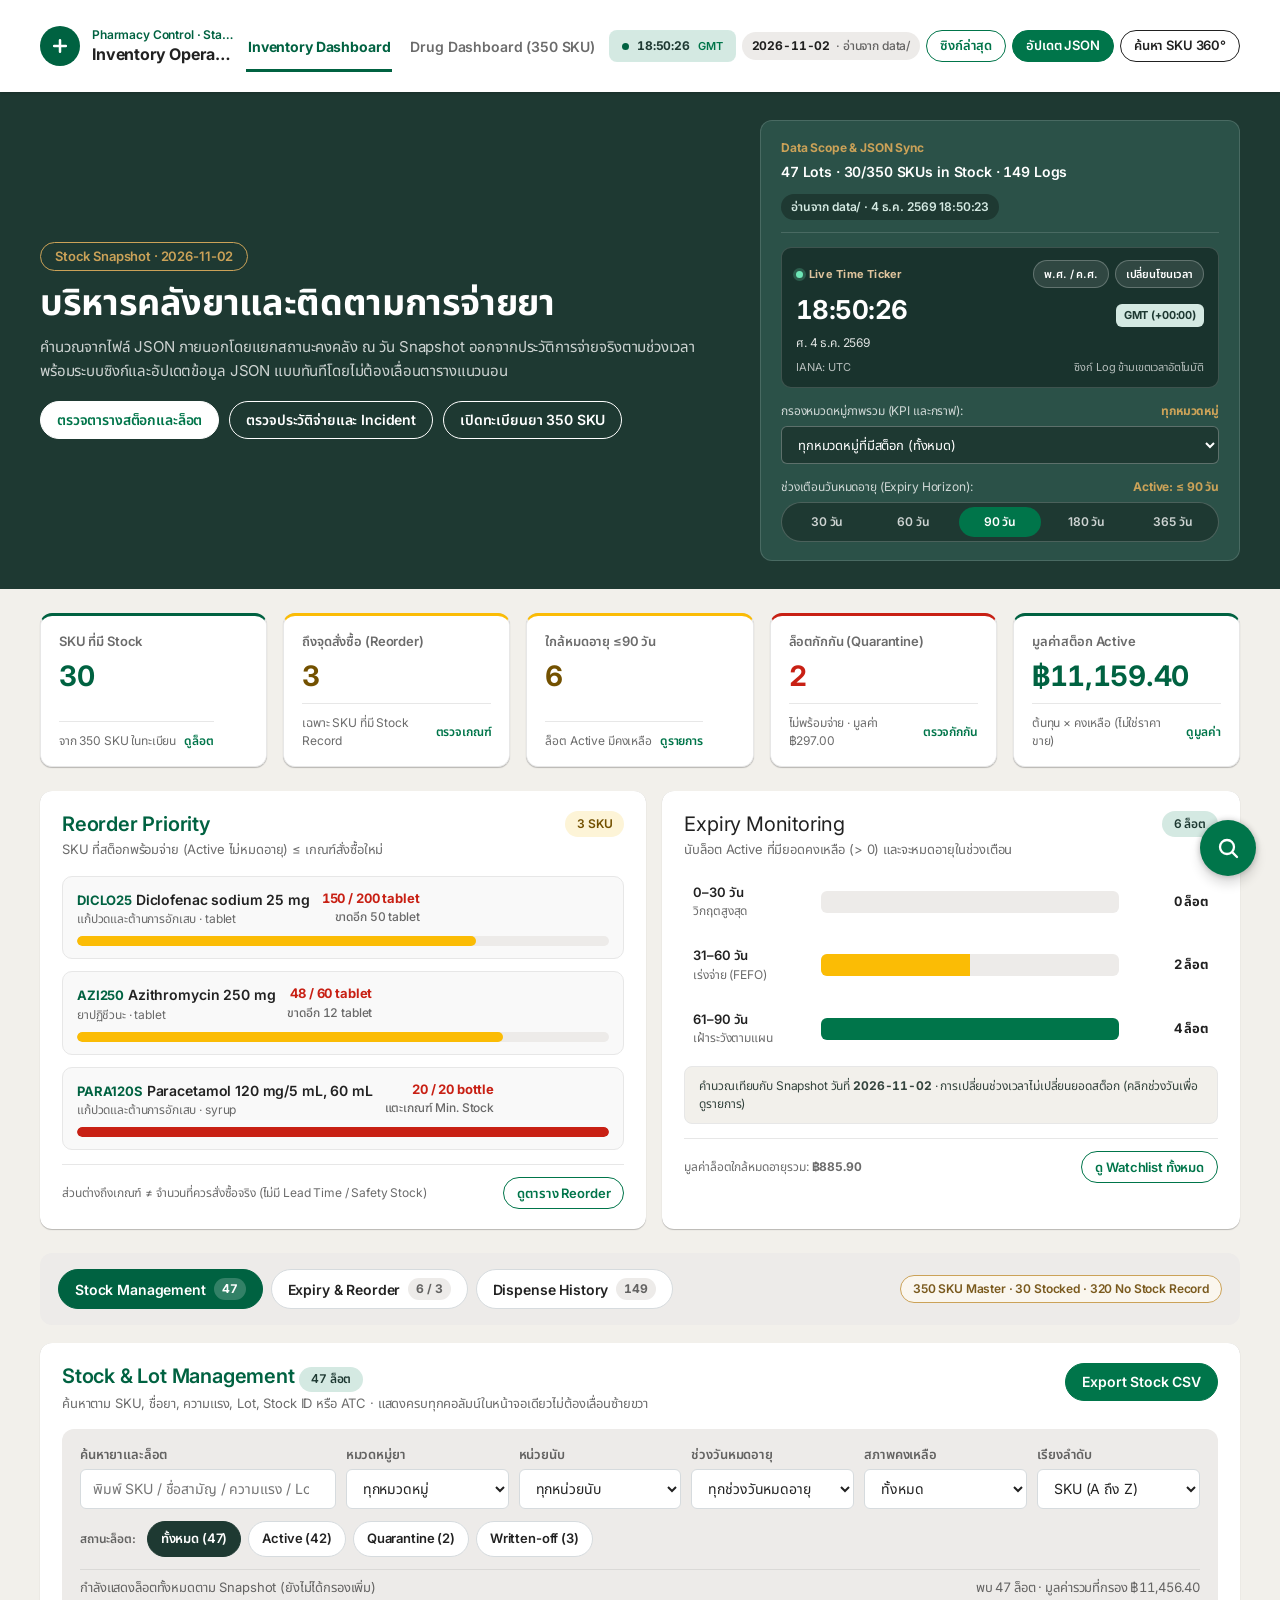
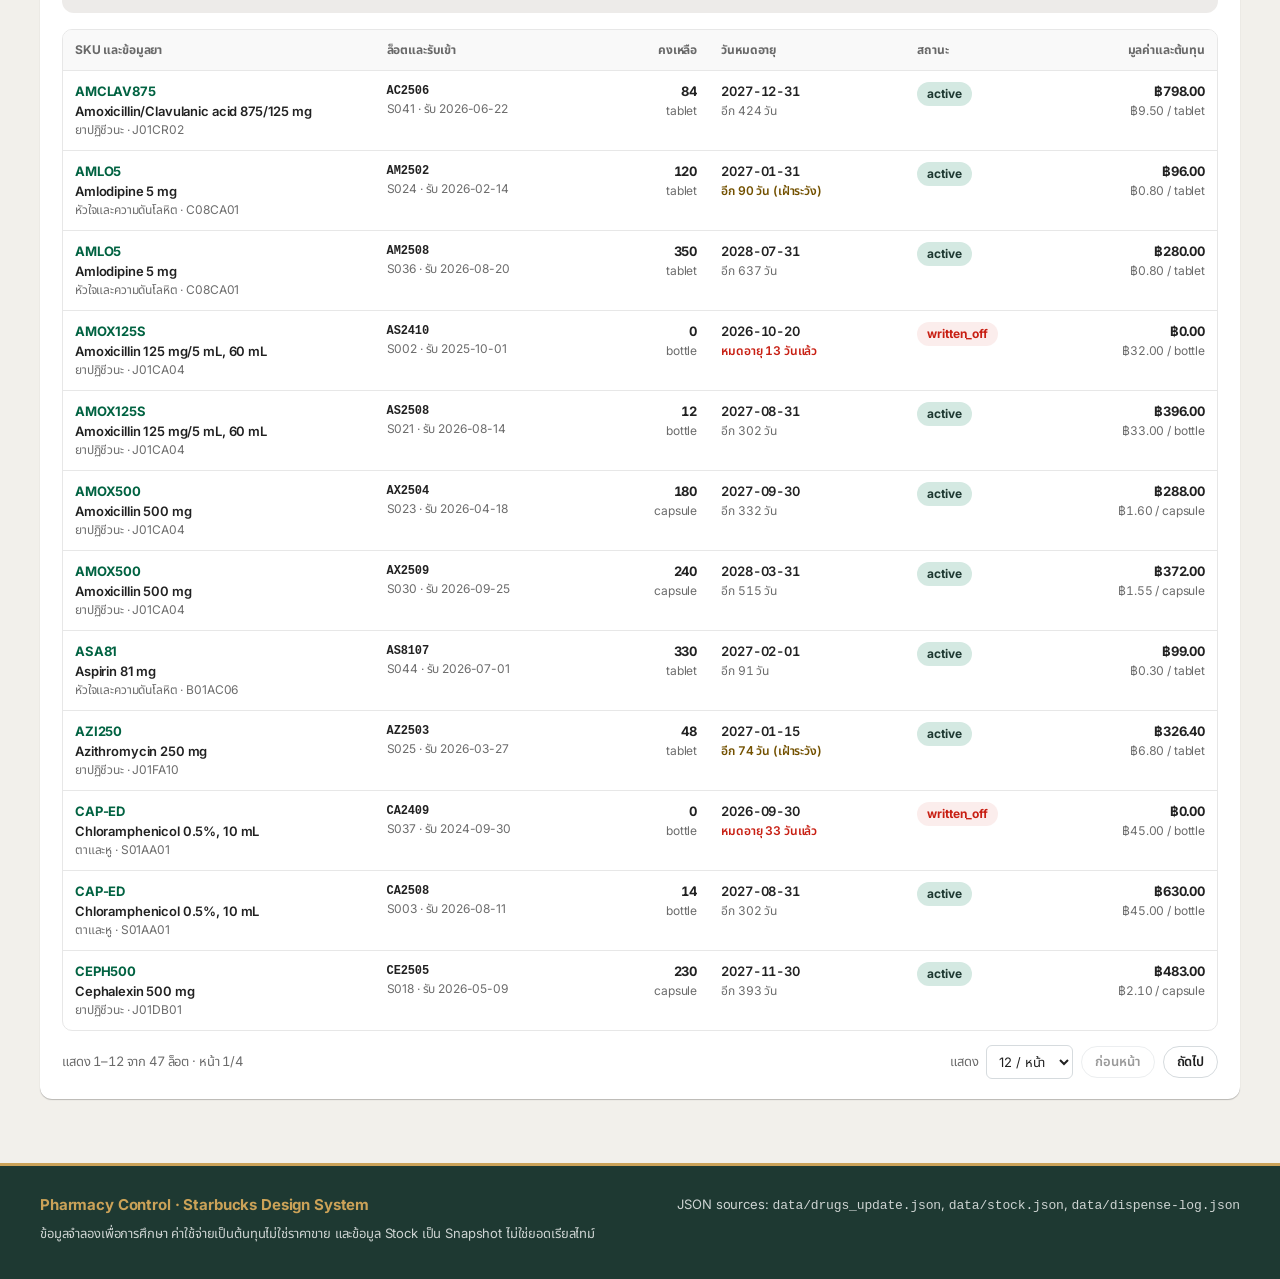
<file: index.html>
<!doctype html>
<html lang="th">
  <head>
    <meta charset="utf-8" />
    <meta name="viewport" content="width=device-width,initial-scale=1" />
    <meta
      name="description"
      content="แดชบอร์ดบริหารคลังยา สต็อกรายล็อต วันหมดอายุ Reorder และประวัติการจ่ายยา พร้อมระบบ JSON Sync แบบครบทุกฟิลด์ไม่ต้องเลื่อนตารางแนวนอน"
    />
    <title>Pharmacy Operations | Inventory &amp; Dispense Dashboard</title>
    <link
      rel="icon"
      type="image/svg+xml"
      href="data:image/svg+xml,%3Csvg xmlns='http://www.w3.org/2000/svg' viewBox='0 0 32 32'%3E%3Ccircle cx='16' cy='16' r='16' fill='%23006241'/%3E%3Cpath d='M14 8h4v6h6v4h-6v6h-4v-6H8v-4h6z' fill='%23ffffff'/%3E%3C/svg%3E"
    />
    <link rel="preconnect" href="https://fonts.googleapis.com" />
    <link rel="preconnect" href="https://fonts.gstatic.com" crossorigin />
    <link
      href="https://fonts.googleapis.com/css2?family=Inter:wght@400;500;600;700&family=Noto+Sans+Thai:wght@400;500;600;700&display=swap"
      rel="stylesheet"
    />
    <link rel="stylesheet" href="./datetime-ui.css" />
    <style>
      /* Hallmark · design-system: DESIGN-starbucks.md · critique: P5 H5 E5 S5 R5 V4 */
      :root {
        --sb-font-sans: 'Inter', 'Noto Sans Thai', 'Helvetica Neue', Helvetica, Arial, sans-serif;
        --sb-font-mono: ui-monospace, SFMono-Regular, Menlo, Monaco, Consolas, monospace;
        --sb-green: #006241;
        --sb-accent: #00754a;
        --sb-house: #1e3932;
        --sb-uplift: #2b5148;
        --sb-green-light: #d4e9e2;
        --sb-green-tint: rgba(212, 233, 226, 0.33);
        --sb-gold: #cba258;
        --sb-gold-light: #dfc49d;
        --sb-gold-lightest: #faf6ee;
        --sb-gold-ink: #7a5a1e;
        --sb-white: #ffffff;
        --sb-neutral-cool: #f9f9f9;
        --sb-neutral-warm: #f2f0eb;
        --sb-ceramic: #edebe9;
        --sb-black: #000000;
        --sb-text: rgba(0, 0, 0, 0.87);
        --sb-text-soft: rgba(0, 0, 0, 0.58);
        --sb-text-white: #ffffff;
        --sb-text-white-soft: rgba(255, 255, 255, 0.78);
        --sb-rewards-green: #33433d;
        --sb-red: #c82014;
        --sb-red-tint: rgba(200, 32, 20, 0.08);
        --sb-yellow: #fbbc05;
        --sb-yellow-wash: #fdf4d7;
        --sb-yellow-ink: #735100;
        --sb-border: #d6dbde;
        --sb-hairline: #e7e7e7;
        --sb-backdrop: rgba(0, 0, 0, 0.52);
        --sb-ink-08: rgba(0, 0, 0, 0.08);
        --sb-white-14: rgba(255, 255, 255, 0.14);
        --sb-white-20: rgba(255, 255, 255, 0.2);
        --sb-white-28: rgba(255, 255, 255, 0.28);
        --sb-card-radius: 12px;
        --sb-btn-radius: 50px;
        --sb-input-radius: 6px;
        --sb-shadow-card: 0 0 0.5px rgba(0, 0, 0, 0.14), 0 1px 1px rgba(0, 0, 0, 0.24);
        --sb-shadow-nav: 0 1px 3px rgba(0, 0, 0, 0.1), 0 2px 2px rgba(0, 0, 0, 0.06), 0 0 2px rgba(0, 0, 0, 0.07);
        --sb-shadow-frap: 0 0 6px rgba(0, 0, 0, 0.24), 0 8px 12px rgba(0, 0, 0, 0.14);
        --sb-shadow-frap-active: 0 0 6px rgba(0, 0, 0, 0.24);
        --sb-shadow-dialog: 0 12px 32px rgba(0, 0, 0, 0.28);
      }

      * {
        box-sizing: border-box;
      }

      html {
        scroll-behavior: smooth;
        overflow-x: clip;
      }

      body {
        margin: 0;
        min-height: 100vh;
        display: flex;
        flex-direction: column;
        overflow-x: clip;
        background: var(--sb-neutral-warm);
        color: var(--sb-text);
        font-family: var(--sb-font-sans);
        font-size: 14px;
        line-height: 1.5;
        letter-spacing: -0.01em;
        -webkit-font-smoothing: antialiased;
      }

      h1,
      h2,
      h3,
      h4 {
        overflow-wrap: break-word;
        text-wrap: balance;
        min-width: 0;
      }

      button,
      input,
      select,
      textarea {
        font: inherit;
        letter-spacing: inherit;
      }

      button {
        cursor: pointer;
        border-radius: var(--sb-btn-radius);
        transition:
          background-color 0.2s ease,
          border-color 0.2s ease,
          color 0.2s ease,
          transform 0.2s ease,
          box-shadow 0.2s ease;
      }

      button:active:not(:disabled) {
        transform: scale(0.95);
      }

      button:disabled {
        opacity: 0.45;
        cursor: not-allowed;
      }

      button:focus-visible,
      a:focus-visible,
      input:focus-visible,
      select:focus-visible,
      textarea:focus-visible,
      .table-container:focus-visible {
        outline: 2px solid var(--sb-accent);
        outline-offset: 2px;
      }

      a {
        color: inherit;
        text-decoration: none;
      }

      .tabular {
        font-variant-numeric: tabular-nums;
      }

      .hide {
        display: none !important;
      }

      .sr-only {
        position: absolute;
        width: 1px;
        height: 1px;
        overflow: hidden;
        clip-path: inset(50%);
        white-space: nowrap;
      }

      /* Global Navigation */
      .global-nav {
        position: sticky;
        top: 0;
        z-index: 40;
        background: var(--sb-white);
        box-shadow: var(--sb-shadow-nav);
        min-height: 64px;
        display: flex;
        align-items: center;
      }

      .nav-inner {
        width: 100%;
        max-width: 1440px;
        margin: 0 auto;
        padding: 8px 16px;
        display: flex;
        align-items: center;
        justify-content: space-between;
        gap: 12px;
      }

      .brand {
        display: flex;
        align-items: center;
        gap: 12px;
        flex: 1 1 auto;
        min-width: 0;
      }

      .brand-emblem {
        width: 40px;
        height: 40px;
        border-radius: 50%;
        background: var(--sb-green);
        color: var(--sb-white);
        display: grid;
        place-items: center;
        flex-shrink: 0;
      }

      .brand-copy {
        display: flex;
        flex-direction: column;
        min-width: 0;
      }

      .brand-kicker {
        font-size: 12px;
        font-weight: 600;
        color: var(--sb-green);
        line-height: 1.25;
        white-space: nowrap;
        overflow: hidden;
        text-overflow: ellipsis;
      }

      .brand-title {
        font-size: 16px;
        font-weight: 700;
        color: var(--sb-text);
        letter-spacing: -0.01em;
        white-space: nowrap;
        overflow: hidden;
        text-overflow: ellipsis;
      }

      .nav-links {
        display: flex;
        align-items: center;
        gap: 16px;
        align-self: stretch;
      }

      .nav-link {
        position: relative;
        display: inline-flex;
        align-items: center;
        min-height: 44px;
        padding: 4px 2px;
        font-size: 14px;
        font-weight: 600;
        color: var(--sb-text-soft);
        transition: color 0.2s ease;
        white-space: nowrap;
      }

      .nav-link:hover {
        color: var(--sb-green);
      }

      .nav-link.active {
        color: var(--sb-green);
        font-weight: 700;
      }

      .nav-link.active::after {
        content: '';
        position: absolute;
        left: 0;
        right: 0;
        bottom: -4px;
        height: 3px;
        background: var(--sb-green);
      }

      .nav-actions {
        display: flex;
        align-items: center;
        gap: 6px;
        flex-shrink: 0;
      }

      .nav-chip {
        display: inline-flex;
        align-items: center;
        gap: 6px;
        padding: 5px 10px;
        border-radius: var(--sb-btn-radius);
        background: var(--sb-ceramic);
        color: var(--sb-text-soft);
        font-size: 12px;
        font-weight: 500;
        white-space: nowrap;
      }

      .nav-chip strong {
        color: var(--sb-text);
        font-weight: 700;
      }

      .mobile-menu-btn {
        display: none;
        padding: 7px 14px;
        min-height: 38px;
        background: var(--sb-white);
        color: var(--sb-text);
        border: 1px solid var(--sb-border);
        font-size: 13px;
        font-weight: 600;
      }

      .mobile-drawer {
        display: none;
        background: var(--sb-neutral-cool);
        border-top: 1px solid var(--sb-hairline);
        padding: 12px 16px 16px;
        box-shadow: var(--sb-shadow-card);
      }

      .mobile-drawer.open {
        display: flex;
        flex-direction: column;
        gap: 8px;
      }

      .mobile-drawer a {
        padding: 10px 14px;
        border-radius: var(--sb-btn-radius);
        font-weight: 600;
        color: var(--sb-text);
        background: var(--sb-white);
        border: 1px solid var(--sb-hairline);
      }

      .mobile-drawer a.active {
        background: var(--sb-green);
        color: var(--sb-white);
        border-color: var(--sb-green);
      }

      /* Starbucks Pill Buttons */
      .btn {
        display: inline-flex;
        align-items: center;
        justify-content: center;
        gap: 6px;
        padding: 7px 16px;
        min-height: 38px;
        border-radius: var(--sb-btn-radius);
        font-size: 14px;
        font-weight: 600;
        line-height: 1.2;
        border: 1px solid var(--sb-border);
        background: var(--sb-white);
        color: var(--sb-text);
        white-space: nowrap;
      }

      .btn:hover:not(:disabled) {
        background: var(--sb-neutral-cool);
      }

      .btn-primary {
        background: var(--sb-accent);
        color: var(--sb-white);
        border-color: var(--sb-accent);
      }

      .btn-primary:hover:not(:disabled) {
        background: var(--sb-green);
        border-color: var(--sb-green);
      }

      .btn-outline-green {
        background: transparent;
        color: var(--sb-accent);
        border-color: var(--sb-accent);
      }

      .btn-outline-green:hover:not(:disabled) {
        background: var(--sb-green-light);
        color: var(--sb-house);
      }

      .btn-outline-dark {
        background: transparent;
        color: var(--sb-text);
        border-color: var(--sb-text);
      }

      .btn-outline-dark:hover:not(:disabled) {
        background: var(--sb-ceramic);
      }

      .btn-inverted {
        background: var(--sb-white);
        color: var(--sb-accent);
        border-color: var(--sb-white);
      }

      .btn-inverted:hover:not(:disabled) {
        background: var(--sb-neutral-warm);
      }

      .btn-outline-white {
        background: transparent;
        color: var(--sb-white);
        border-color: var(--sb-white);
      }

      .btn-outline-white:hover:not(:disabled) {
        background: var(--sb-white-14);
      }

      .btn-sm {
        padding: 6px 13px;
        min-height: 32px;
        font-size: 13px;
      }

      /* House Green Hero Band */
      .hero-band {
        background: var(--sb-house);
        color: var(--sb-text-white);
        padding: 28px 16px;
      }

      .hero-inner {
        max-width: 1440px;
        margin: 0 auto;
        display: grid;
        grid-template-columns: minmax(0, 1.45fr) minmax(0, 1fr);
        gap: 24px;
        align-items: center;
      }

      .gold-ceremony-pill {
        display: inline-flex;
        align-items: center;
        gap: 8px;
        padding: 4px 14px;
        border-radius: var(--sb-btn-radius);
        border: 1px solid var(--sb-gold);
        color: var(--sb-gold);
        font-size: 13px;
        font-weight: 600;
        margin-bottom: 10px;
      }

      .hero-title {
        margin: 0 0 10px;
        font-size: clamp(24px, 3vw, 36px);
        font-weight: 700;
        line-height: 1.22;
        letter-spacing: -0.01em;
        color: var(--sb-text-white);
      }

      .hero-sub {
        margin: 0 0 18px;
        font-size: 15px;
        line-height: 1.6;
        color: var(--sb-text-white-soft);
        max-width: 660px;
      }

      .hero-ctas {
        display: flex;
        flex-wrap: wrap;
        gap: 10px;
      }

      .hero-scope-card {
        background: var(--sb-uplift);
        color: var(--sb-text-white);
        border-radius: var(--sb-card-radius);
        padding: 18px 20px;
        border: 1px solid var(--sb-white-14);
        display: flex;
        flex-direction: column;
        gap: 14px;
        min-width: 0;
      }

      .scope-head {
        display: flex;
        align-items: flex-start;
        justify-content: space-between;
        gap: 12px;
        padding-bottom: 12px;
        border-bottom: 1px solid var(--sb-white-14);
        flex-wrap: wrap;
      }

      .scope-eyebrow {
        font-size: 12px;
        font-weight: 700;
        color: var(--sb-gold);
        margin-bottom: 4px;
      }

      .scope-stats {
        font-size: 14px;
        font-weight: 600;
        color: var(--sb-text-white);
      }

      .scope-sync-meta {
        display: flex;
        align-items: center;
        gap: 8px;
        flex-wrap: wrap;
      }

      .scope-badge {
        background: var(--sb-house);
        color: var(--sb-green-light);
        padding: 4px 10px;
        border-radius: var(--sb-btn-radius);
        font-size: 12px;
        font-weight: 600;
        white-space: nowrap;
      }

      .hero-control {
        display: flex;
        flex-direction: column;
        gap: 6px;
      }

      .hero-control-head {
        display: flex;
        align-items: center;
        justify-content: space-between;
        gap: 8px;
        font-size: 12px;
        color: var(--sb-text-white-soft);
      }

      .hero-control-head strong {
        color: var(--sb-gold);
      }

      .hero-select-row {
        display: flex;
        gap: 8px;
        align-items: center;
      }

      .hero-select {
        flex: 1;
        min-width: 0;
        height: 38px;
        padding: 0 12px;
        border-radius: var(--sb-input-radius);
        background: var(--sb-house);
        color: var(--sb-white);
        border: 1px solid var(--sb-white-28);
        font-size: 13px;
      }

      .hero-select:focus {
        border-color: var(--sb-gold);
      }

      .horizon-group {
        display: grid;
        grid-template-columns: repeat(5, minmax(0, 1fr));
        gap: 4px;
        background: var(--sb-house);
        padding: 4px;
        border-radius: var(--sb-btn-radius);
        border: 1px solid var(--sb-white-20);
      }

      .horizon-btn {
        border: 0;
        background: transparent;
        color: var(--sb-text-white-soft);
        padding: 6px 4px;
        font-size: 12px;
        font-weight: 600;
        border-radius: var(--sb-btn-radius);
        white-space: nowrap;
      }

      .horizon-btn:hover {
        color: var(--sb-white);
      }

      .horizon-btn.active {
        background: var(--sb-accent);
        color: var(--sb-white);
      }

      /* Main Container */
      .container {
        width: 100%;
        max-width: 1440px;
        margin: 0 auto;
        padding: 24px 16px 64px;
        flex: 1;
      }

      .status-banner {
        background: var(--sb-white);
        border-radius: var(--sb-card-radius);
        box-shadow: var(--sb-shadow-card);
        padding: 18px 20px;
        margin-bottom: 20px;
        font-size: 14px;
        color: var(--sb-text);
      }

      .status-banner.error {
        background: var(--sb-red-tint);
        border: 1px solid var(--sb-red);
        color: var(--sb-red);
        font-weight: 600;
      }

      .sync-toast {
        background: var(--sb-green-light);
        color: var(--sb-house);
        border: 1px solid var(--sb-accent);
        border-radius: var(--sb-card-radius);
        padding: 10px 16px;
        margin-bottom: 16px;
        font-size: 13px;
        font-weight: 600;
        display: flex;
        align-items: center;
        justify-content: space-between;
        gap: 12px;
      }

      .section-scope-note {
        display: flex;
        align-items: center;
        justify-content: space-between;
        flex-wrap: wrap;
        gap: 10px;
        background: var(--sb-gold-lightest);
        border: 1px solid var(--sb-gold-light);
        color: var(--sb-gold-ink);
        padding: 10px 16px;
        border-radius: var(--sb-card-radius);
        margin-bottom: 16px;
        font-size: 13px;
        font-weight: 500;
      }

      /* 5 KPI Cards */
      .kpi-grid {
        display: grid;
        grid-template-columns: repeat(5, minmax(0, 1fr));
        gap: 16px;
        margin-bottom: 24px;
      }

      .kpi-card {
        background: var(--sb-white);
        border-radius: var(--sb-card-radius);
        box-shadow: var(--sb-shadow-card);
        padding: 16px 18px;
        display: flex;
        flex-direction: column;
        justify-content: space-between;
        min-height: 132px;
        text-align: left;
        border: 1px solid var(--sb-hairline);
        border-top: 3px solid var(--sb-green);
      }

      .kpi-card.warn {
        border-top-color: var(--sb-yellow);
      }

      .kpi-card.danger {
        border-top-color: var(--sb-red);
      }

      .kpi-card:hover {
        border-color: var(--sb-accent);
        transform: translateY(-2px);
      }

      .kpi-label {
        font-size: 13px;
        font-weight: 600;
        color: var(--sb-text-soft);
        margin-bottom: 8px;
      }

      .kpi-value {
        font-size: clamp(23px, 2.2vw, 30px);
        font-weight: 700;
        line-height: 1.2;
        letter-spacing: -0.01em;
        color: var(--sb-text);
        margin-bottom: 10px;
      }

      .kpi-card.accent .kpi-value {
        color: var(--sb-green);
      }

      .kpi-card.warn .kpi-value {
        color: var(--sb-yellow-ink);
      }

      .kpi-card.danger .kpi-value {
        color: var(--sb-red);
      }

      .kpi-foot {
        padding-top: 10px;
        border-top: 1px solid var(--sb-hairline);
        font-size: 12px;
        color: var(--sb-text-soft);
        display: flex;
        align-items: center;
        justify-content: space-between;
        gap: 8px;
      }

      .kpi-link {
        color: var(--sb-accent);
        font-weight: 600;
        white-space: nowrap;
      }

      /* Two-column cards */
      .two-col {
        display: grid;
        grid-template-columns: minmax(0, 1.05fr) minmax(0, 1fr);
        gap: 16px;
        margin-bottom: 24px;
      }

      .two-col-wide {
        display: grid;
        grid-template-columns: minmax(0, 1fr) minmax(0, 1fr);
        gap: 16px;
        margin-bottom: 16px;
      }

      .card {
        background: var(--sb-white);
        border-radius: var(--sb-card-radius);
        box-shadow: var(--sb-shadow-card);
        padding: 20px 22px;
        min-width: 0;
      }

      .card-head {
        display: flex;
        align-items: flex-start;
        justify-content: space-between;
        gap: 12px;
        flex-wrap: wrap;
        margin-bottom: 16px;
      }

      .card-head-actions {
        display: flex;
        gap: 8px;
        align-items: center;
        flex-wrap: wrap;
      }

      .card-title-h1 {
        margin: 0 0 2px;
        font-size: 20px;
        font-weight: 600;
        line-height: 1.35;
        letter-spacing: -0.01em;
        color: var(--sb-green);
      }

      .card-title-h2 {
        margin: 0 0 2px;
        font-size: 20px;
        font-weight: 400;
        line-height: 1.35;
        letter-spacing: -0.01em;
        color: var(--sb-text);
      }

      .card-sub {
        margin: 0;
        font-size: 13px;
        color: var(--sb-text-soft);
      }

      .pill-tag {
        display: inline-flex;
        align-items: center;
        gap: 5px;
        padding: 4px 12px;
        border-radius: var(--sb-btn-radius);
        font-size: 12px;
        font-weight: 600;
        background: var(--sb-ceramic);
        color: var(--sb-text);
        white-space: nowrap;
      }

      .pill-tag.mint {
        background: var(--sb-green-light);
        color: var(--sb-house);
      }

      .pill-tag.warn {
        background: var(--sb-yellow-wash);
        color: var(--sb-yellow-ink);
      }

      .pill-tag.danger {
        background: var(--sb-red-tint);
        color: var(--sb-red);
      }

      .pill-tag.gold {
        background: var(--sb-gold-lightest);
        border: 1px solid var(--sb-gold);
        color: var(--sb-gold-ink);
      }

      /* Analytics Bars */
      .stack-list {
        display: flex;
        flex-direction: column;
        gap: 12px;
      }

      .reorder-row {
        width: 100%;
        text-align: left;
        background: var(--sb-neutral-cool);
        border: 1px solid var(--sb-hairline);
        border-radius: 10px;
        padding: 12px 14px;
        display: flex;
        flex-direction: column;
        gap: 8px;
      }

      .reorder-row:hover {
        border-color: var(--sb-accent);
        background: var(--sb-white);
      }

      .reorder-top {
        display: flex;
        align-items: flex-start;
        justify-content: space-between;
        gap: 12px;
        flex-wrap: wrap;
      }

      .reorder-sku {
        font-weight: 700;
        font-size: 13px;
        color: var(--sb-green);
      }

      .reorder-name {
        font-weight: 600;
        font-size: 14px;
        color: var(--sb-text);
      }

      .reorder-cat {
        display: block;
        font-size: 12px;
        color: var(--sb-text-soft);
      }

      .reorder-qty {
        text-align: right;
        font-size: 13px;
        font-weight: 700;
        color: var(--sb-red);
      }

      .reorder-gap {
        display: block;
        font-size: 12px;
        font-weight: 500;
        color: var(--sb-text-soft);
      }

      .meter {
        width: 100%;
        height: 10px;
        background: var(--sb-ceramic);
        border-radius: 50px;
        overflow: hidden;
      }

      .meter-fill {
        height: 100%;
        border-radius: 50px;
        background: var(--sb-accent);
      }

      .meter-fill.warn {
        background: var(--sb-yellow);
      }

      .meter-fill.danger {
        background: var(--sb-red);
      }

      .bucket-row {
        width: 100%;
        background: transparent;
        border: 1px solid transparent;
        border-radius: 10px;
        padding: 6px 8px;
        display: grid;
        grid-template-columns: minmax(90px, 116px) minmax(0, 1fr) minmax(60px, 78px);
        align-items: center;
        gap: 12px;
        text-align: left;
      }

      .bucket-row:hover {
        background: var(--sb-neutral-cool);
        border-color: var(--sb-hairline);
      }

      .bucket-label {
        font-size: 13px;
        font-weight: 600;
        color: var(--sb-text);
      }

      .bucket-sub {
        display: block;
        font-size: 12px;
        font-weight: 400;
        color: var(--sb-text-soft);
      }

      .bucket-track {
        height: 22px;
        background: var(--sb-ceramic);
        border-radius: 6px;
        overflow: hidden;
        display: flex;
        align-items: center;
      }

      .bucket-fill {
        height: 100%;
        background: var(--sb-accent);
      }

      .bucket-fill.warn {
        background: var(--sb-yellow);
      }

      .bucket-fill.danger {
        background: var(--sb-red);
      }

      .bucket-count {
        text-align: right;
        font-size: 13px;
        font-weight: 700;
        color: var(--sb-text);
      }

      .card-footnote {
        margin-top: 14px;
        padding-top: 12px;
        border-top: 1px solid var(--sb-hairline);
        font-size: 12px;
        color: var(--sb-text-soft);
        display: flex;
        align-items: center;
        justify-content: space-between;
        flex-wrap: wrap;
        gap: 8px;
      }

      .info-wash {
        background: var(--sb-neutral-warm);
        border: 1px solid var(--sb-hairline);
        border-radius: 8px;
        padding: 10px 14px;
        font-size: 12px;
        color: var(--sb-rewards-green);
        margin-top: 12px;
      }

      /* Ceramic Sub-Nav */
      .ceramic-zone {
        background: var(--sb-ceramic);
        border-radius: var(--sb-card-radius);
        padding: 16px 18px;
        margin-bottom: 18px;
        display: flex;
        flex-direction: column;
        gap: 12px;
      }

      .tab-bar {
        display: flex;
        align-items: center;
        justify-content: space-between;
        flex-wrap: wrap;
        gap: 12px;
      }

      .tab-pills {
        display: flex;
        flex-wrap: wrap;
        gap: 8px;
      }

      .tab-btn {
        display: inline-flex;
        align-items: center;
        gap: 8px;
        padding: 8px 16px;
        min-height: 40px;
        white-space: nowrap;
        background: var(--sb-white);
        color: var(--sb-text);
        border: 1px solid var(--sb-border);
        font-size: 14px;
        font-weight: 600;
      }

      .tab-btn:hover {
        border-color: var(--sb-accent);
      }

      .tab-btn.active {
        background: var(--sb-green);
        color: var(--sb-white);
        border-color: var(--sb-green);
      }

      .tab-badge {
        background: var(--sb-ceramic);
        color: var(--sb-text-soft);
        padding: 2px 8px;
        border-radius: var(--sb-btn-radius);
        font-size: 12px;
        font-weight: 700;
        transition: background-color 0.16s ease, color 0.16s ease;
      }

      .tab-btn.active .tab-badge {
        background: var(--sb-white-20);
        color: var(--sb-white);
      }

      .tab-page {
        display: none;
      }

      .tab-page.active {
        display: block;
      }

      /* Filter Toolbar */
      .filter-toolbar {
        background: var(--sb-ceramic);
        border-radius: var(--sb-card-radius);
        padding: 16px 18px;
        margin-bottom: 16px;
        display: flex;
        flex-direction: column;
        gap: 12px;
      }

      .filter-toolbar-compact {
        margin-bottom: 12px;
      }

      .filter-row {
        display: flex;
        flex-wrap: wrap;
        align-items: flex-end;
        gap: 10px;
      }

      .field {
        display: flex;
        flex-direction: column;
        gap: 4px;
        min-width: 145px;
        flex: 1 1 160px;
      }

      .field.search-field {
        flex: 2 1 250px;
      }

      .field label {
        font-size: 13px;
        font-weight: 600;
        color: var(--sb-text-soft);
      }

      .input,
      .select,
      .textarea {
        width: 100%;
        padding: 0 12px;
        background: var(--sb-white);
        color: var(--sb-text);
        border: 1px solid var(--sb-border);
        border-radius: var(--sb-input-radius);
        font-size: 14px;
        transition: border-color 0.2s ease, background-color 0.2s ease;
      }

      .input,
      .select {
        height: 40px;
      }

      .textarea {
        padding: 10px 12px;
        min-height: 120px;
        resize: vertical;
        font-family: var(--sb-font-mono);
        font-size: 12px;
      }

      .input:focus,
      .select:focus,
      .textarea:focus {
        border-color: var(--sb-accent);
        outline: none;
      }

      .input.is-filtered,
      .select.is-filtered {
        background: var(--sb-green-tint);
        border-color: var(--sb-accent);
      }

      .input.is-invalid {
        background: var(--sb-red-tint);
        border-color: var(--sb-red);
      }

      .chip-group {
        display: flex;
        flex-wrap: wrap;
        align-items: center;
        gap: 7px;
      }

      .chip-group-label {
        font-size: 12px;
        font-weight: 600;
        color: var(--sb-text-soft);
        margin-right: 4px;
      }

      .filter-pill {
        display: inline-flex;
        align-items: center;
        gap: 6px;
        padding: 6px 13px;
        min-height: 36px;
        white-space: nowrap;
        background: var(--sb-white);
        color: var(--sb-text);
        border: 1px solid var(--sb-border);
        font-size: 13px;
        font-weight: 600;
      }

      .filter-pill:hover {
        border-color: var(--sb-accent);
      }

      .filter-pill.active {
        background: var(--sb-house);
        color: var(--sb-white);
        border-color: var(--sb-house);
      }

      .active-chips-bar {
        display: flex;
        flex-wrap: wrap;
        align-items: center;
        justify-content: space-between;
        gap: 10px;
        padding-top: 8px;
        border-top: 1px solid var(--sb-ink-08);
      }

      .active-chips {
        display: flex;
        flex-wrap: wrap;
        align-items: center;
        gap: 6px;
      }

      .active-chip {
        display: inline-flex;
        align-items: center;
        gap: 6px;
        padding: 4px 10px;
        border-radius: var(--sb-btn-radius);
        background: var(--sb-green-light);
        color: var(--sb-house);
        font-size: 12px;
        font-weight: 600;
        border: 1px solid var(--sb-accent);
      }

      .active-chip button {
        border: 0;
        background: transparent;
        color: var(--sb-house);
        padding: 0 2px;
        font-size: 14px;
        font-weight: 700;
        line-height: 1;
      }

      .filter-summary {
        display: flex;
        align-items: center;
        gap: 10px;
        flex-wrap: wrap;
        font-size: 13px;
        color: var(--sb-text-soft);
      }

      /* ZERO-HORIZONTAL-SCROLL RESPONSIVE TABLES (Container Query Powered) */
      .table-container {
        container-type: inline-size;
        max-inline-size: 100%;
        border: 1px solid var(--sb-hairline);
        border-radius: 10px;
        background: var(--sb-white);
        overflow: clip;
      }

      table {
        width: 100%;
        border-collapse: collapse;
        table-layout: fixed;
        font-size: 13px;
        white-space: normal;
        overflow-wrap: break-word;
      }

      th,
      td {
        padding: 11px 12px;
        text-align: left;
        border-bottom: 1px solid var(--sb-hairline);
        vertical-align: top;
        min-width: 0;
      }

      thead th {
        background: var(--sb-neutral-cool);
        color: var(--sb-text-soft);
        font-size: 12px;
        font-weight: 700;
      }

      tbody th[scope='row'] {
        font-weight: 600;
        color: var(--sb-text);
      }

      th.num,
      td.num {
        text-align: right;
      }

      tbody tr:last-child th,
      tbody tr:last-child td {
        border-bottom: 0;
      }

      tbody tr:hover {
        background: var(--sb-neutral-warm);
      }

      /* Wide Column Proportions (Fit 100% without horizontal scrolling) */
      .tbl-stock col.c1 { width: 27%; }
      .tbl-stock col.c2 { width: 17%; }
      .tbl-stock col.c3 { width: 12%; }
      .tbl-stock col.c4 { width: 17%; }
      .tbl-stock col.c5 { width: 11%; }
      .tbl-stock col.c6 { width: 16%; }

      .tbl-expiry col.c1 { width: 28%; }
      .tbl-expiry col.c2 { width: 22%; }
      .tbl-expiry col.c3 { width: 17%; }
      .tbl-expiry col.c4 { width: 15%; }
      .tbl-expiry col.c5 { width: 18%; }

      .tbl-reorder col.c1 { width: 34%; }
      .tbl-reorder col.c2 { width: 26%; }
      .tbl-reorder col.c3 { width: 16%; }
      .tbl-reorder col.c4 { width: 24%; }

      .tbl-dispense col.c1 { width: 21%; }
      .tbl-dispense col.c2 { width: 26%; }
      .tbl-dispense col.c3 { width: 11%; }
      .tbl-dispense col.c4 { width: 16%; }
      .tbl-dispense col.c5 { width: 11%; }
      .tbl-dispense col.c6 { width: 15%; }

      .tbl-stock {
        --label-2: 'ล็อตและรับเข้า';
        --label-3: 'คงเหลือ';
        --label-4: 'วันหมดอายุ';
        --label-5: 'สถานะ';
        --label-6: 'มูลค่าและต้นทุน';
      }

      .tbl-expiry {
        --label-2: 'ล็อตและหมดอายุ';
        --label-3: 'เหลืออีก';
        --label-4: 'คงเหลือ';
        --label-5: 'สถานะและมูลค่า';
      }

      .tbl-reorder {
        --label-2: 'พร้อมจ่าย / เกณฑ์';
        --label-3: 'ส่วนต่าง';
        --label-4: 'สถานะ';
      }

      .tbl-dispense {
        --label-2: 'ยาและล็อต';
        --label-3: 'จำนวนจ่าย';
        --label-4: 'ผู้รับยา / เภสัชกร';
        --label-5: 'ประเภท';
        --label-6: 'Incident';
      }

      .tbl-modal-lots {
        --label-2: 'รับเข้า';
        --label-3: 'คงเหลือ';
        --label-4: 'หมดอายุ';
        --label-5: 'สถานะ';
        --label-6: 'มูลค่า';
      }

      .tbl-modal-logs {
        --label-2: 'รหัสจ่าย';
        --label-3: 'ล็อต';
        --label-4: 'จำนวน';
        --label-5: 'เภสัชกร';
        --label-6: 'สถานะ / Incident';
      }

      @container (width < 820px) {
        .table-container.wide-table {
          border: 0;
          background: transparent;
        }

        .wide-table table,
        .wide-table thead,
        .wide-table tbody,
        .wide-table tr,
        .wide-table th,
        .wide-table td {
          display: block;
          width: 100%;
        }

        .wide-table thead {
          display: none;
        }

        .wide-table tbody tr {
          background: var(--sb-white);
          border: 1px solid var(--sb-hairline);
          border-radius: 10px;
          padding: 12px 14px;
          margin-bottom: 10px;
        }

        .wide-table tbody tr:last-child {
          margin-bottom: 0;
        }

        .wide-table tbody th[scope='row'] {
          padding: 0 0 8px;
          margin-bottom: 6px;
          border-bottom: 1px solid var(--sb-hairline);
        }

        .wide-table tbody td {
          display: grid;
          grid-template-columns: minmax(112px, 40%) minmax(0, 1fr);
          gap: 6px 12px;
          align-items: start;
          padding: 8px 0;
          text-align: left;
          border-bottom: 1px solid var(--sb-ceramic);
        }

        .wide-table tbody td:last-child {
          border-bottom: 0;
          padding-bottom: 0;
        }

        .wide-table tbody td::before {
          grid-column: 1;
          grid-row: 1;
          font-size: 12px;
          font-weight: 600;
          color: var(--sb-text-soft);
        }

        .wide-table tbody td > * {
          grid-column: 2;
          min-width: 0;
        }

        .wide-table tbody td:nth-child(2)::before { content: var(--label-2); }
        .wide-table tbody td:nth-child(3)::before { content: var(--label-3); }
        .wide-table tbody td:nth-child(4)::before { content: var(--label-4); }
        .wide-table tbody td:nth-child(5)::before { content: var(--label-5); }
        .wide-table tbody td:nth-child(6)::before { content: var(--label-6); }
      }

      @container (width < 560px) {
        .table-container.compact-table {
          border: 0;
          background: transparent;
        }

        .compact-table table,
        .compact-table thead,
        .compact-table tbody,
        .compact-table tr,
        .compact-table th,
        .compact-table td {
          display: block;
          width: 100%;
        }

        .compact-table thead {
          display: none;
        }

        .compact-table tbody tr {
          background: var(--sb-white);
          border: 1px solid var(--sb-hairline);
          border-radius: 10px;
          padding: 12px 14px;
          margin-bottom: 10px;
        }

        .compact-table tbody tr:last-child {
          margin-bottom: 0;
        }

        .compact-table tbody th[scope='row'] {
          padding: 0 0 8px;
          margin-bottom: 6px;
          border-bottom: 1px solid var(--sb-hairline);
        }

        .compact-table tbody td {
          display: grid;
          grid-template-columns: minmax(108px, 40%) minmax(0, 1fr);
          gap: 6px 12px;
          align-items: start;
          padding: 8px 0;
          text-align: left;
          border-bottom: 1px solid var(--sb-ceramic);
        }

        .compact-table tbody td:last-child {
          border-bottom: 0;
          padding-bottom: 0;
        }

        .compact-table tbody td::before {
          grid-column: 1;
          grid-row: 1;
          font-size: 12px;
          font-weight: 600;
          color: var(--sb-text-soft);
        }

        .compact-table tbody td > * {
          grid-column: 2;
          min-width: 0;
        }

        .compact-table tbody td:nth-child(2)::before { content: var(--label-2); }
        .compact-table tbody td:nth-child(3)::before { content: var(--label-3); }
        .compact-table tbody td:nth-child(4)::before { content: var(--label-4); }
        .compact-table tbody td:nth-child(5)::before { content: var(--label-5); }
        .compact-table tbody td:nth-child(6)::before { content: var(--label-6); }
      }

      .cell-val {
        display: block;
        min-width: 0;
      }

      .sku-btn {
        border: 0;
        background: transparent;
        padding: 0;
        text-align: left;
        border-radius: 4px;
        color: var(--sb-green);
        font-weight: 700;
        font-size: 13px;
      }

      .sku-btn:hover {
        text-decoration: underline;
      }

      .cell-sub {
        display: block;
        font-size: 12px;
        color: var(--sb-text-soft);
        font-weight: 400;
      }

      .cell-sub.danger {
        color: var(--sb-red);
        font-weight: 600;
      }

      .cell-sub.warn {
        color: var(--sb-yellow-ink);
        font-weight: 600;
      }

      .cell-main {
        display: block;
        font-weight: 600;
        color: var(--sb-text);
      }

      .mono {
        font-family: var(--sb-font-mono);
        font-size: 12px;
      }

      .badge {
        display: inline-flex;
        align-items: center;
        gap: 5px;
        padding: 3px 10px;
        border-radius: var(--sb-btn-radius);
        font-size: 12px;
        font-weight: 700;
      }

      .badge.good {
        background: var(--sb-green-light);
        color: var(--sb-house);
      }

      .badge.warn {
        background: var(--sb-yellow-wash);
        color: var(--sb-yellow-ink);
      }

      .badge.bad {
        background: var(--sb-red-tint);
        color: var(--sb-red);
      }

      .badge.neutral {
        background: var(--sb-ceramic);
        color: var(--sb-text-soft);
      }

      .empty {
        padding: 32px 20px;
        text-align: center;
        color: var(--sb-text-soft);
        font-size: 14px;
      }

      .pager {
        display: flex;
        align-items: center;
        justify-content: space-between;
        flex-wrap: wrap;
        gap: 12px;
        margin-top: 14px;
        font-size: 13px;
        color: var(--sb-text-soft);
      }

      .pager-controls {
        display: flex;
        align-items: center;
        gap: 8px;
        flex-wrap: wrap;
      }

      .pager select {
        height: 34px;
        padding: 0 8px;
        border: 1px solid var(--sb-border);
        border-radius: var(--sb-input-radius);
        background: var(--sb-white);
        color: var(--sb-text);
        font-size: 13px;
      }

      /* Dispense Analytics */
      .disp-kpis {
        display: grid;
        grid-template-columns: repeat(6, minmax(0, 1fr));
        gap: 10px;
        margin-top: 6px;
      }

      .disp-mini {
        background: var(--sb-neutral-cool);
        border: 1px solid var(--sb-hairline);
        border-radius: 10px;
        padding: 10px 12px;
      }

      .disp-mini span {
        display: block;
        font-size: 12px;
        font-weight: 600;
        color: var(--sb-text-soft);
      }

      .disp-mini strong {
        font-size: 18px;
        font-weight: 700;
        color: var(--sb-text);
      }

      .disp-mini strong.good {
        color: var(--sb-green);
      }

      .disp-mini strong.bad {
        color: var(--sb-red);
      }

      .bar-list {
        display: flex;
        flex-direction: column;
        gap: 9px;
        max-height: 360px;
        overflow-y: auto;
        padding-right: 4px;
      }

      .bar-row {
        display: flex;
        flex-direction: column;
        gap: 4px;
      }

      .bar-row.clickable {
        width: 100%;
        border: 1px solid transparent;
        background: transparent;
        border-radius: 8px;
        padding: 5px 8px;
        text-align: left;
      }

      .bar-row.clickable:hover {
        background: var(--sb-neutral-warm);
        border-color: var(--sb-hairline);
      }

      .bar-head {
        display: flex;
        justify-content: space-between;
        align-items: center;
        gap: 10px;
        font-size: 13px;
      }

      .bar-head span {
        overflow: hidden;
        text-overflow: ellipsis;
        white-space: nowrap;
        color: var(--sb-text);
      }

      .bar-head b {
        color: var(--sb-green);
        flex-shrink: 0;
      }

      .bar-track {
        height: 9px;
        border-radius: 50px;
        background: var(--sb-ceramic);
        overflow: hidden;
      }

      .bar-fill {
        height: 100%;
        border-radius: 50px;
        background: var(--sb-accent);
      }

      .warn-banner {
        display: inline-flex;
        align-items: center;
        gap: 6px;
        padding: 6px 12px;
        border-radius: var(--sb-btn-radius);
        background: var(--sb-red-tint);
        border: 1px solid var(--sb-red);
        color: var(--sb-red);
        font-size: 12px;
        font-weight: 600;
      }

      .gold-callout {
        background: var(--sb-gold-lightest);
        border: 1px solid var(--sb-gold);
        border-radius: 10px;
        padding: 12px 14px;
        color: var(--sb-gold-ink);
        font-size: 13px;
        margin-top: 14px;
      }

      /* Frap Floating Action Button */
      .frap-fab {
        position: fixed;
        right: 24px;
        bottom: 24px;
        z-index: 45;
        width: 56px;
        height: 56px;
        border-radius: 50%;
        border: 0;
        background: var(--sb-accent);
        color: var(--sb-white);
        box-shadow: var(--sb-shadow-frap);
        display: grid;
        place-items: center;
      }

      .frap-fab::after {
        content: '';
        position: absolute;
        inset: -0.8rem;
      }

      .frap-fab:hover {
        background: var(--sb-green);
      }

      .frap-fab:active {
        transform: scale(0.95);
        box-shadow: var(--sb-shadow-frap-active);
      }

      /* Native <dialog> Modals */
      dialog.sb-dialog {
        width: min(860px, calc(100% - 24px));
        max-height: 88vh;
        border: 0;
        border-radius: var(--sb-card-radius);
        background: var(--sb-white);
        color: var(--sb-text);
        box-shadow: var(--sb-shadow-dialog);
        padding: 0;
        overflow: hidden;
      }

      dialog.sb-dialog[open] {
        display: flex;
        flex-direction: column;
      }

      dialog.sb-dialog:modal {
        overscroll-behavior: contain;
      }

      dialog.sb-dialog::backdrop {
        background: var(--sb-backdrop);
        overflow: hidden;
        overscroll-behavior: contain;
      }

      .dialog-scroll {
        padding: 22px 24px;
        overflow-y: auto;
        flex: 1;
      }

      .modal-head {
        display: flex;
        align-items: flex-start;
        justify-content: space-between;
        gap: 12px;
        padding-bottom: 14px;
        border-bottom: 1px solid var(--sb-hairline);
        margin-bottom: 16px;
      }

      .modal-title {
        margin: 0;
        font-size: 20px;
        font-weight: 700;
        color: var(--sb-green);
      }

      .modal-meta-grid {
        display: grid;
        grid-template-columns: repeat(4, minmax(0, 1fr));
        gap: 10px;
        margin: 14px 0;
      }

      .modal-meta-box {
        background: var(--sb-neutral-warm);
        border-radius: 8px;
        padding: 10px 12px;
      }

      .modal-meta-box small {
        display: block;
        font-size: 12px;
        font-weight: 600;
        color: var(--sb-text-soft);
      }

      .modal-meta-box strong {
        font-size: 14px;
        color: var(--sb-text);
      }

      .lookup-results {
        display: flex;
        flex-direction: column;
        gap: 6px;
        max-height: 200px;
        overflow-y: auto;
        margin-top: 10px;
      }

      .lookup-item {
        width: 100%;
        display: flex;
        align-items: center;
        justify-content: space-between;
        gap: 10px;
        padding: 10px 14px;
        border-radius: 10px;
        border: 1px solid var(--sb-hairline);
        background: var(--sb-neutral-cool);
        text-align: left;
      }

      .lookup-item:hover,
      .lookup-item.selected {
        border-color: var(--sb-accent);
        background: var(--sb-green-tint);
      }

      /* Sync Modal Specifics */
      .sync-tabs {
        display: flex;
        flex-wrap: wrap;
        gap: 8px;
        margin-bottom: 16px;
      }

      .drop-zone {
        border: 2px dashed var(--sb-border);
        border-radius: 10px;
        padding: 14px 16px;
        background: var(--sb-neutral-cool);
        display: flex;
        flex-wrap: wrap;
        align-items: center;
        justify-content: space-between;
        gap: 10px;
        margin-bottom: 12px;
      }

      .drop-zone.dragover {
        border-color: var(--sb-accent);
        background: var(--sb-green-tint);
      }

      .diff-box {
        border-radius: 10px;
        padding: 12px 14px;
        background: var(--sb-neutral-warm);
        border: 1px solid var(--sb-border);
        font-size: 13px;
        margin: 12px 0;
      }

      .diff-box.valid {
        background: var(--sb-green-tint);
        border-color: var(--sb-accent);
      }

      .diff-box.error {
        background: var(--sb-red-tint);
        border-color: var(--sb-red);
        color: var(--sb-red);
      }

      .sync-form-grid {
        display: grid;
        grid-template-columns: repeat(2, minmax(0, 1fr));
        gap: 10px;
      }

      .history-list {
        display: flex;
        flex-direction: column;
        gap: 8px;
        max-height: 210px;
        overflow-y: auto;
      }

      .history-item {
        padding: 9px 12px;
        border-radius: 8px;
        background: var(--sb-neutral-cool);
        border: 1px solid var(--sb-hairline);
        font-size: 12px;
        display: flex;
        justify-content: space-between;
        gap: 10px;
        flex-wrap: wrap;
      }

      /* Footer */
      .site-footer {
        background: var(--sb-house);
        color: var(--sb-text-white);
        padding: 28px 16px 36px;
        border-top: 3px solid var(--sb-gold);
      }

      .footer-inner {
        max-width: 1440px;
        margin: 0 auto;
        display: flex;
        align-items: flex-start;
        justify-content: space-between;
        flex-wrap: wrap;
        gap: 20px;
      }

      .footer-brand {
        font-weight: 700;
        font-size: 15px;
        color: var(--sb-gold);
        margin-bottom: 6px;
      }

      .footer-copy {
        margin: 0;
        font-size: 13px;
        color: var(--sb-text-white-soft);
        line-height: 1.6;
      }

      /* Breakpoints */
      @media (min-width: 480px) {
        .global-nav {
          min-height: 72px;
        }
      }

      @media (min-width: 768px) {
        .global-nav {
          min-height: 83px;
        }
        .nav-inner,
        .hero-band,
        .container,
        .site-footer {
          padding-left: 24px;
          padding-right: 24px;
        }
      }

      @media (min-width: 1024px) {
        .global-nav {
          min-height: 92px;
        }
        .nav-inner,
        .hero-band,
        .container,
        .site-footer {
          padding-left: 40px;
          padding-right: 40px;
        }
      }

      @media (max-width: 1120px) {
        .nav-links,
        .nav-chip,
        #openLookupTop,
        #quickSyncBtn {
          display: none;
        }
        .mobile-menu-btn {
          display: inline-flex;
        }
        .kpi-grid {
          grid-template-columns: repeat(3, minmax(0, 1fr));
        }
        .disp-kpis {
          grid-template-columns: repeat(3, minmax(0, 1fr));
        }
      }

      @media (max-width: 960px) {
        .hero-inner,
        .two-col,
        .two-col-wide {
          grid-template-columns: 1fr;
        }
        .modal-meta-grid {
          grid-template-columns: repeat(2, minmax(0, 1fr));
        }
      }

      @media (max-width: 767px) {
        .brand-title {
          font-size: 14px;
        }
        .kpi-grid {
          grid-template-columns: repeat(2, minmax(0, 1fr));
          gap: 10px;
        }
        .disp-kpis,
        .sync-form-grid {
          grid-template-columns: repeat(2, minmax(0, 1fr));
        }
        .card {
          padding: 16px;
        }
        .bucket-row {
          grid-template-columns: 1fr;
          gap: 6px;
        }
        .bucket-count {
          text-align: left;
        }
        .frap-fab {
          right: 16px;
          bottom: 16px;
        }
      }

      @media (max-width: 480px) {
        .sync-form-grid {
          grid-template-columns: 1fr;
        }
      }

      @media (prefers-reduced-motion: reduce) {
        html {
          scroll-behavior: auto;
        }
        *,
        *::before,
        *::after {
          transition-duration: 0.01ms !important;
          animation-duration: 0.01ms !important;
        }
      }
    </style>
  </head>
  <body>
    <header class="global-nav">
      <div class="nav-inner">
        <div class="brand">
          <span class="brand-emblem" aria-hidden="true">
            <svg width="20" height="20" viewBox="0 0 24 24" fill="currentColor">
              <path d="M19 10.5h-5.5V5a1.5 1.5 0 0 0-3 0v5.5H5a1.5 1.5 0 0 0 0 3h5.5V19a1.5 1.5 0 0 0 3 0v-5.5H19a1.5 1.5 0 0 0 0-3Z" />
            </svg>
          </span>
          <div class="brand-copy">
            <span class="brand-kicker">Pharmacy Control · Starbucks Design</span>
            <span class="brand-title">Inventory Operations Center</span>
          </div>
        </div>

        <nav class="nav-links" aria-label="เมนูหลัก">
          <a class="nav-link active" href="./index.html" aria-current="page">
            Inventory Dashboard
          </a>
          <a class="nav-link" href="./drug_dashboard.html">
            Drug Dashboard (350 SKU)
          </a>
        </nav>

        <div class="nav-actions">
          <span class="nav-clock-chip tabular" id="navClockChip" aria-live="off"></span>
          <span class="nav-chip" id="navSyncStatus">
            Snapshot: <strong id="navSnapDate" class="tabular">…</strong>
          </span>
          <button type="button" class="btn btn-outline-green btn-sm" id="quickSyncBtn">
            ซิงก์ล่าสุด
          </button>
          <button type="button" class="btn btn-primary btn-sm" id="openSyncBtn">
            อัปเดต JSON
          </button>
          <button type="button" class="btn btn-outline-dark btn-sm" id="openLookupTop">
            ค้นหา SKU 360°
          </button>
          <button
            type="button"
            class="mobile-menu-btn"
            id="mobileMenuBtn"
            aria-expanded="false"
            aria-controls="mobileDrawer"
          >
            เมนู
          </button>
        </div>
      </div>
    </header>

    <div class="mobile-drawer" id="mobileDrawer">
      <a class="active" href="./index.html" aria-current="page">Inventory Dashboard</a>
      <a href="./drug_dashboard.html">Drug Dashboard (350 SKU)</a>
      <button type="button" class="btn btn-primary" id="openSyncMobile">
        อัปเดตและซิงก์ JSON
      </button>
      <button type="button" class="btn btn-outline-green" id="quickSyncMobile">
        ซิงก์ล่าสุดจาก disk
      </button>
      <button type="button" class="btn btn-outline-green" id="openLookupMobile">
        ค้นหา SKU 360°
      </button>
    </div>

    <section class="hero-band">
      <div class="hero-inner">
        <div>
          <div class="gold-ceremony-pill">
            <span id="heroSnapshotPill">Stock Snapshot · Loading</span>
          </div>
          <h1 class="hero-title">บริหารคลังยาและติดตามการจ่ายยา</h1>
          <p class="hero-sub">
            คำนวณจากไฟล์ JSON ภายนอกโดยแยกสถานะคงคลัง ณ วัน Snapshot
            ออกจากประวัติการจ่ายจริงตามช่วงเวลา พร้อมระบบซิงก์และอัปเดตข้อมูล JSON
            แบบทันทีโดยไม่ต้องเลื่อนตารางแนวนอน
          </p>
          <div class="hero-ctas">
            <button type="button" class="btn btn-inverted" id="ctaGoStock">
              ตรวจตารางสต็อกและล็อต
            </button>
            <button type="button" class="btn btn-outline-white" id="ctaGoIncidents">
              ตรวจประวัติจ่ายและ Incident
            </button>
            <a class="btn btn-outline-white" href="./drug_dashboard.html">
              เปิดทะเบียนยา 350 SKU
            </a>
          </div>
        </div>

        <aside class="hero-scope-card" aria-label="ตัวกรองภาพรวมและสถานะซิงก์">
          <div class="scope-head">
            <div>
              <div class="scope-eyebrow">Data Scope &amp; JSON Sync</div>
              <div class="scope-stats tabular" id="snapshot">
                กำลังโหลดข้อมูล JSON…
              </div>
            </div>
            <div class="scope-sync-meta">
              <span class="scope-badge" id="heroSyncBadge">พร้อมซิงก์</span>
            </div>
          </div>

          <div id="heroTimeTicker"></div>

          <div class="hero-control">
            <div class="hero-control-head">
              <label for="overviewCategory">กรองหมวดหมู่ภาพรวม (KPI และกราฟ):</label>
              <strong id="overviewCategoryCount">ทุกหมวดหมู่</strong>
            </div>
            <div class="hero-select-row">
              <select class="hero-select" id="overviewCategory" aria-label="กรองหมวดหมู่ภาพรวม">
                <option value="">ทุกหมวดหมู่ที่มีสต็อก (ทั้งหมด)</option>
              </select>
              <button
                type="button"
                class="btn btn-outline-white btn-sm hide"
                id="overviewCategoryReset"
              >
                รีเซ็ต
              </button>
            </div>
          </div>

          <div class="hero-control">
            <div class="hero-control-head">
              <span>ช่วงเตือนวันหมดอายุ (Expiry Horizon):</span>
              <strong id="horizonActiveLabel">Active: ≤ 90 วัน</strong>
            </div>
            <div class="horizon-group" role="group" aria-label="ช่วงเตือนวันหมดอายุล่วงหน้า">
              <button type="button" class="horizon-btn" data-horizon="30">30 วัน</button>
              <button type="button" class="horizon-btn" data-horizon="60">60 วัน</button>
              <button type="button" class="horizon-btn active" data-horizon="90">90 วัน</button>
              <button type="button" class="horizon-btn" data-horizon="180">180 วัน</button>
              <button type="button" class="horizon-btn" data-horizon="365">365 วัน</button>
            </div>
          </div>
        </aside>
      </div>
    </section>

    <main class="container">
      <div id="syncToast" class="sync-toast hide" role="status" aria-live="polite">
        <span id="syncToastText"></span>
        <button type="button" class="btn btn-outline-dark btn-sm" id="dismissSyncToast">ปิด</button>
      </div>

      <div id="loading" class="status-banner">
        กำลังโหลดข้อมูล JSON จากโฟลเดอร์ <code>data/</code> …
      </div>
      <div id="error" class="status-banner error hide" role="alert"></div>

      <div id="dashboard" class="hide">
        <div id="overviewScopeBanner" class="section-scope-note hide">
          <span id="overviewScopeText"></span>
          <button type="button" class="btn btn-outline-dark btn-sm" id="clearOverviewCat">
            แสดงทุกหมวดหมู่
          </button>
        </div>

        <section class="kpi-grid" id="kpis" aria-label="ตัวชี้วัดหลักคลังยา"></section>

        <section class="two-col">
          <article class="card">
            <div class="card-head">
              <div>
                <h2 class="card-title-h1">Reorder Priority</h2>
                <p class="card-sub">SKU ที่สต็อกพร้อมจ่าย (Active ไม่หมดอายุ) ≤ เกณฑ์สั่งซื้อใหม่</p>
              </div>
              <span class="pill-tag warn" id="reorderCount"></span>
            </div>
            <div id="reorderBars" class="stack-list"></div>
            <div class="card-footnote">
              <span>ส่วนต่างถึงเกณฑ์ ≠ จำนวนที่ควรสั่งซื้อจริง (ไม่มี Lead Time / Safety Stock)</span>
              <button type="button" class="btn btn-outline-green btn-sm" id="jumpReorderBtn">
                ดูตาราง Reorder
              </button>
            </div>
          </article>

          <article class="card">
            <div class="card-head">
              <div>
                <h2 class="card-title-h2">Expiry Monitoring</h2>
                <p class="card-sub">นับล็อต Active ที่มียอดคงเหลือ (&gt; 0) และจะหมดอายุในช่วงเตือน</p>
              </div>
              <span class="pill-tag mint" id="expiryCount"></span>
            </div>
            <div id="expiryBuckets" class="stack-list"></div>
            <div class="info-wash">
              คำนวณเทียบกับ Snapshot วันที่ <strong class="snapDate tabular"></strong> ·
              การเปลี่ยนช่วงเวลาไม่เปลี่ยนยอดสต็อก (คลิกช่วงวันเพื่อดูรายการ)
            </div>
            <div class="card-footnote">
              <span>มูลค่าล็อตใกล้หมดอายุรวม: <strong id="expiryRiskValue" class="tabular"></strong></span>
              <button type="button" class="btn btn-outline-green btn-sm" id="jumpExpiryBtn">
                ดู Watchlist ทั้งหมด
              </button>
            </div>
          </article>
        </section>

        <section class="ceramic-zone" aria-label="สลับหมวดข้อมูลคลังยาและประวัติการจ่าย">
          <div class="tab-bar">
            <nav class="tab-pills" aria-label="ส่วนข้อมูล">
              <button type="button" class="tab-btn active" data-tab="stock">
                Stock Management
                <span class="tab-badge tabular" id="tabBadgeStock">0</span>
              </button>
              <button type="button" class="tab-btn" data-tab="expiry">
                Expiry &amp; Reorder
                <span class="tab-badge tabular" id="tabBadgeExpiry">0 / 0</span>
              </button>
              <button type="button" class="tab-btn" data-tab="dispense">
                Dispense History
                <span class="tab-badge tabular" id="tabBadgeDispense">0</span>
              </button>
            </nav>
            <span class="pill-tag gold" id="masterCoverageTag">350 SKU Master</span>
          </div>
        </section>

        <!-- TAB 1: STOCK & LOT MANAGEMENT -->
        <section class="tab-page active" id="tab-stock">
          <article class="card">
            <div class="card-head">
              <div>
                <h2 class="card-title-h1">
                  Stock &amp; Lot Management
                  <span class="pill-tag mint tabular" id="stockCount"></span>
                </h2>
                <p class="card-sub">
                  ค้นหาตาม SKU, ชื่อยา, ความแรง, Lot, Stock ID หรือ ATC · แสดงครบทุกคอลัมน์ในหน้าจอเดียวไม่ต้องเลื่อนซ้ายขวา
                </p>
              </div>
              <button type="button" class="btn btn-primary" id="exportStock">
                Export Stock CSV
              </button>
            </div>

            <div class="filter-toolbar">
              <div class="filter-row">
                <div class="field search-field">
                  <label for="stockSearch">ค้นหายาและล็อต</label>
                  <input
                    class="input"
                    type="search"
                    id="stockSearch"
                    placeholder="พิมพ์ SKU / ชื่อสามัญ / ความแรง / Lot / Stock ID / ATC…"
                  />
                </div>
                <div class="field">
                  <label for="stockCategory">หมวดหมู่ยา</label>
                  <select class="select" id="stockCategory">
                    <option value="">ทุกหมวดหมู่</option>
                  </select>
                </div>
                <div class="field">
                  <label for="stockUnit">หน่วยนับ</label>
                  <select class="select" id="stockUnit">
                    <option value="">ทุกหน่วยนับ</option>
                  </select>
                </div>
                <div class="field">
                  <label for="stockExpiry">ช่วงวันหมดอายุ</label>
                  <select class="select" id="stockExpiry">
                    <option value="">ทุกช่วงวันหมดอายุ</option>
                    <option value="expired">หมดอายุแล้ว (&lt; 0 วัน)</option>
                    <option value="d60">วิกฤต ≤ 60 วัน</option>
                    <option value="near">ใกล้หมดอายุ ≤ 90 วัน</option>
                    <option value="d180">≤ 180 วัน</option>
                    <option value="safe">&gt; 180 วัน</option>
                    <option value="unknown">ไม่ทราบวันหมดอายุ</option>
                  </select>
                </div>
                <div class="field">
                  <label for="stockQtyFilter">สภาพคงเหลือ</label>
                  <select class="select" id="stockQtyFilter">
                    <option value="">ทั้งหมด</option>
                    <option value="positive">มีคงเหลือ (&gt; 0)</option>
                    <option value="zero">หมดล็อต (= 0)</option>
                    <option value="reorder">SKU ถึงจุดสั่งซื้อ</option>
                  </select>
                </div>
                <div class="field">
                  <label for="stockSort">เรียงลำดับ</label>
                  <select class="select" id="stockSort">
                    <option value="sku">SKU (A ถึง Z)</option>
                    <option value="expiry">วันหมดอายุ (ใกล้สุดก่อน)</option>
                    <option value="value_desc">มูลค่าล็อต (มาก → น้อย)</option>
                    <option value="qty_asc">คงเหลือ (น้อย → มาก)</option>
                    <option value="received_desc">วันที่รับเข้า (ล่าสุด)</option>
                  </select>
                </div>
              </div>

              <div class="chip-group" id="stockStatusPills" role="group" aria-label="กรองตามสถานะล็อต">
                <span class="chip-group-label">สถานะล็อต:</span>
              </div>

              <div class="active-chips-bar">
                <div class="active-chips" id="stockActiveChips"></div>
                <div class="filter-summary">
                  <span id="stockFilteredSummary" class="tabular"></span>
                  <button type="button" class="btn btn-outline-dark btn-sm hide" id="stockReset">
                    ล้างตัวกรอง
                  </button>
                </div>
              </div>
            </div>

            <div class="table-container wide-table" tabindex="0" role="region" aria-labelledby="stockCap">
              <table class="tbl-stock">
                <caption id="stockCap" class="sr-only">ตารางจัดการสต็อกและล็อตยา</caption>
                <colgroup>
                  <col class="c1" />
                  <col class="c2" />
                  <col class="c3" />
                  <col class="c4" />
                  <col class="c5" />
                  <col class="c6" />
                </colgroup>
                <thead>
                  <tr>
                    <th scope="col">SKU และข้อมูลยา</th>
                    <th scope="col">ล็อตและรับเข้า</th>
                    <th scope="col" class="num">คงเหลือ</th>
                    <th scope="col">วันหมดอายุ</th>
                    <th scope="col">สถานะ</th>
                    <th scope="col" class="num">มูลค่าและต้นทุน</th>
                  </tr>
                </thead>
                <tbody id="stockRows"></tbody>
              </table>
            </div>

            <div class="pager">
              <span id="stockPageInfo" class="tabular"></span>
              <div class="pager-controls">
                <label for="stockPageSize">แสดง</label>
                <select id="stockPageSize" aria-label="จำนวนรายการต่อหน้า">
                  <option value="12" selected>12 / หน้า</option>
                  <option value="25">25 / หน้า</option>
                  <option value="50">50 / หน้า</option>
                </select>
                <button type="button" class="btn btn-sm" id="stockPrev">ก่อนหน้า</button>
                <button type="button" class="btn btn-sm" id="stockNext">ถัดไป</button>
              </div>
            </div>
          </article>
        </section>

        <!-- TAB 2: EXPIRY & REORDER -->
        <section class="tab-page" id="tab-expiry">
          <div class="two-col-wide">
            <article class="card" id="expiryWatchlistCard">
              <div class="card-head">
                <div>
                  <h2 class="card-title-h1">Expiry Watchlist</h2>
                  <p class="card-sub">เรียงตามวันหมดอายุใกล้ที่สุด (FEFO) · ปรับช่วงเตือนและตัวกรองได้</p>
                </div>
                <div class="card-head-actions">
                  <span class="pill-tag warn tabular" id="expiryListCount"></span>
                  <button type="button" class="btn btn-primary btn-sm" id="exportExpiry">
                    Export CSV
                  </button>
                </div>
              </div>

              <div class="filter-toolbar">
                <div class="filter-row">
                  <div class="field search-field">
                    <label for="expSearch">ค้นหา Watchlist</label>
                    <input
                      class="input"
                      type="search"
                      id="expSearch"
                      placeholder="SKU / ชื่อยา / Lot…"
                    />
                  </div>
                  <div class="field">
                    <label for="expCategory">หมวดหมู่ยา</label>
                    <select class="select" id="expCategory">
                      <option value="">ทุกหมวดหมู่</option>
                    </select>
                  </div>
                  <div class="field">
                    <label for="expiryDays">ช่วงเตือนล่วงหน้า</label>
                    <select class="select" id="expiryDays">
                      <option value="30">30 วัน</option>
                      <option value="60">60 วัน</option>
                      <option value="90" selected>90 วัน</option>
                      <option value="180">180 วัน</option>
                      <option value="365">365 วัน</option>
                    </select>
                  </div>
                </div>
                <div class="chip-group">
                  <button type="button" class="filter-pill" id="expIncludeRiskToggle">
                    รวมหมดอายุ (Quarantine)
                  </button>
                  <button type="button" class="btn btn-outline-dark btn-sm hide" id="expReset">
                    ล้างตัวกรอง
                  </button>
                </div>
              </div>

              <div class="table-container compact-table" tabindex="0" role="region" aria-labelledby="expCap">
                <table class="tbl-expiry">
                  <caption id="expCap" class="sr-only">รายการยาใกล้หมดอายุ</caption>
                  <colgroup>
                    <col class="c1" />
                    <col class="c2" />
                    <col class="c3" />
                    <col class="c4" />
                    <col class="c5" />
                  </colgroup>
                  <thead>
                    <tr>
                      <th scope="col">SKU และชื่อยา</th>
                      <th scope="col">ล็อตและหมดอายุ</th>
                      <th scope="col">เหลืออีก</th>
                      <th scope="col" class="num">คงเหลือ</th>
                      <th scope="col" class="num">สถานะ / มูลค่า</th>
                    </tr>
                  </thead>
                  <tbody id="expiryRows"></tbody>
                </table>
              </div>
            </article>

            <article class="card" id="reorderWorksheetCard">
              <div class="card-head">
                <div>
                  <h2 class="card-title-h2">Reorder Worksheet</h2>
                  <p class="card-sub">เปรียบเทียบยอดพร้อมจ่ายต่อ SKU (ไม่รวมหน่วยนับข้ามยา)</p>
                </div>
                <div class="card-head-actions">
                  <span class="pill-tag warn tabular" id="reorderListCount"></span>
                  <button type="button" class="btn btn-primary btn-sm" id="exportReorder">
                    Export CSV
                  </button>
                </div>
              </div>

              <div class="filter-toolbar">
                <div class="filter-row">
                  <div class="field search-field">
                    <label for="reSearch">ค้นหา SKU / ชื่อยา</label>
                    <input
                      class="input"
                      type="search"
                      id="reSearch"
                      placeholder="ค้นหา SKU หรือชื่อสามัญ…"
                    />
                  </div>
                  <div class="field">
                    <label for="reCategory">หมวดหมู่ยา</label>
                    <select class="select" id="reCategory">
                      <option value="">ทุกหมวดหมู่</option>
                    </select>
                  </div>
                  <div class="field">
                    <label for="reUnit">หน่วยนับ</label>
                    <select class="select" id="reUnit">
                      <option value="">ทุกหน่วยนับ</option>
                    </select>
                  </div>
                </div>
                <div class="chip-group">
                  <button type="button" class="filter-pill active" data-re-scope="reorder" id="reScopeLowBtn">
                    เฉพาะถึงเกณฑ์
                  </button>
                  <button type="button" class="filter-pill" data-re-scope="all_stocked" id="reScopeAllBtn">
                    ทุก SKU ที่มีสต็อก
                  </button>
                  <button type="button" class="btn btn-outline-dark btn-sm hide" id="reReset">
                    ล้างตัวกรอง
                  </button>
                </div>
              </div>

              <div class="table-container compact-table" tabindex="0" role="region" aria-labelledby="reCap">
                <table class="tbl-reorder">
                  <caption id="reCap" class="sr-only">ตารางตรวจสอบจุดสั่งซื้อใหม่</caption>
                  <colgroup>
                    <col class="c1" />
                    <col class="c2" />
                    <col class="c3" />
                    <col class="c4" />
                  </colgroup>
                  <thead>
                    <tr>
                      <th scope="col">SKU และชื่อยา</th>
                      <th scope="col" class="num">พร้อมจ่าย / เกณฑ์</th>
                      <th scope="col" class="num">ส่วนต่าง</th>
                      <th scope="col">สถานะ</th>
                    </tr>
                  </thead>
                  <tbody id="reorderRows"></tbody>
                </table>
              </div>

              <div class="gold-callout">
                <strong>หมายเหตุความครบถ้วนของข้อมูล:</strong>
                <span id="unstockedCalloutText">
                  รายการที่ไม่มี Stock Record จะถูกระบุเป็น "ไม่มีข้อมูล" ไม่ตีความว่าเป็น 0 อัตโนมัติ
                </span>
              </div>
            </article>
          </div>
        </section>

        <!-- TAB 3: DISPENSE HISTORY & AUDIT -->
        <section class="tab-page" id="tab-dispense">
          <article class="card" style="margin-bottom:16px">
            <div class="card-head">
              <div>
                <h2 class="card-title-h1">Dispense Analytics &amp; Audit Filters</h2>
                <p class="card-sub">
                  กรองตามเวลาจ่ายจริง โดยไม่ย้อนคำนวณยอด Stock Snapshot และค่าเริ่มต้นแสดงทั้งหมดเพื่อไม่ซ่อน Incident
                </p>
              </div>
              <span class="pill-tag mint tabular" id="periodLabel"></span>
            </div>

            <div class="filter-toolbar filter-toolbar-compact">
              <div class="chip-group" role="group" aria-label="ช่วงเวลาด่วน">
                <span class="chip-group-label">ช่วงเวลาด่วน:</span>
                <button type="button" class="filter-pill" data-days="7">7 วัน</button>
                <button type="button" class="filter-pill" data-days="14">14 วัน</button>
                <button type="button" class="filter-pill" data-days="30">30 วัน</button>
                <button type="button" class="filter-pill active" data-days="all">ทั้งหมด</button>
              </div>

              <div class="chip-group" id="dispAuditPills" role="group" aria-label="กรองประเภทรายการจ่ายและตรวจสอบ">
                <span class="chip-group-label">มุมมองตรวจสอบ:</span>
              </div>

              <div class="filter-row">
                <div class="field search-field">
                  <label for="dispSearch">ค้นหารายการจ่าย</label>
                  <input
                    class="input"
                    type="search"
                    id="dispSearch"
                    placeholder="SKU / ชื่อยา / Lot / Dispense ID / Legacy ID / Patient / Incident…"
                  />
                </div>
                <div class="field">
                  <label for="dispCategory">หมวดหมู่ยา</label>
                  <select class="select" id="dispCategory">
                    <option value="">ทุกหมวดหมู่</option>
                  </select>
                </div>
                <div class="field">
                  <label for="pharmacist">เภสัชกร</label>
                  <select class="select" id="pharmacist">
                    <option value="">เภสัชกรทุกคน</option>
                  </select>
                </div>
                <div class="field">
                  <label for="dateFrom">จากวันที่</label>
                  <input class="input" id="dateFrom" type="date" data-dtp="date" data-dtp-range-end="dateTo" />
                </div>
                <div class="field">
                  <label for="dateTo">ถึงวันที่</label>
                  <input class="input" id="dateTo" type="date" data-dtp="date" data-dtp-range-start="dateFrom" />
                </div>
              </div>

              <div class="filter-row">
                <div class="field">
                  <label for="logFrom">สืบค้นเวลาละเอียด (ตั้งแต่)</label>
                  <input class="input" id="logFrom" type="datetime-local" data-dtp="datetime" />
                </div>
                <div class="field">
                  <label for="logTo">สืบค้นเวลาละเอียด (ถึง)</label>
                  <input class="input" id="logTo" type="datetime-local" data-dtp="datetime" />
                </div>
                <div class="card-head-actions">
                  <button type="button" class="btn btn-sm" id="logClear">ล้างเวลาละเอียด</button>
                  <span class="warn-banner hide" id="logRangeWarn">
                    เวลาหรือวันที่เริ่มต้นมากกว่าสิ้นสุด
                  </span>
                </div>
              </div>

              <div class="active-chips-bar">
                <div class="active-chips" id="dispActiveChips"></div>
                <button type="button" class="btn btn-outline-dark btn-sm hide" id="dispResetAll">
                  ล้างตัวกรองทั้งหมด
                </button>
              </div>
            </div>

            <div class="disp-kpis" id="dispKpis"></div>
          </article>

          <div class="two-col-wide">
            <article class="card">
              <div class="card-head">
                <div>
                  <h2 class="card-title-h2">รายการจ่ายรายวัน</h2>
                  <p class="card-sub">นับบรรทัด type=dispense ไม่รวม void</p>
                </div>
                <span class="pill-tag" id="dispTrendBadge"></span>
              </div>
              <div id="dispTrend"></div>
            </article>

            <article class="card">
              <div class="card-head">
                <div>
                  <h2 class="card-title-h2">Most Dispensed SKU</h2>
                  <p class="card-sub">คลิกที่แท่งยาเพื่อกรอง Log เฉพาะ SKU นั้น (ไม่รวม void)</p>
                </div>
                <span class="pill-tag mint">Top 10</span>
              </div>
              <div id="dispTop"></div>
            </article>
          </div>

          <article class="card">
            <div class="card-head">
              <div>
                <h2 class="card-title-h1">
                  Dispense Log
                  <span class="pill-tag mint tabular" id="dispCount"></span>
                </h2>
                <p class="card-sub">
                  รวมรายการ Dispense, Void, Incident, Legacy ID และรายการหลัง Snapshot · แสดงครบทุกฟิลด์ในหน้าจอเดียว
                </p>
              </div>
              <button type="button" class="btn btn-primary" id="exportDisp">
                Export Dispense CSV
              </button>
            </div>

            <div class="table-container wide-table" tabindex="0" role="region" aria-labelledby="dispCap">
              <table class="tbl-dispense">
                <caption id="dispCap" class="sr-only">ประวัติการจ่ายยาและรายการตรวจสอบ</caption>
                <colgroup>
                  <col class="c1" />
                  <col class="c2" />
                  <col class="c3" />
                  <col class="c4" />
                  <col class="c5" />
                  <col class="c6" />
                </colgroup>
                <thead>
                  <tr>
                    <th scope="col">วันเวลาและรหัสจ่าย</th>
                    <th scope="col">ยาและล็อต</th>
                    <th scope="col" class="num">จำนวนจ่าย</th>
                    <th scope="col">ผู้รับยา / เภสัชกร</th>
                    <th scope="col">ประเภท</th>
                    <th scope="col">Incident</th>
                  </tr>
                </thead>
                <tbody id="dispRows"></tbody>
              </table>
            </div>

            <div class="pager">
              <span id="dispPageInfo" class="tabular"></span>
              <div class="pager-controls">
                <label for="dispPageSize">แสดง</label>
                <select id="dispPageSize" aria-label="จำนวนรายการจ่ายต่อหน้า">
                  <option value="12" selected>12 / หน้า</option>
                  <option value="25">25 / หน้า</option>
                  <option value="50">50 / หน้า</option>
                </select>
                <button type="button" class="btn btn-sm" id="dispPrev">ก่อนหน้า</button>
                <button type="button" class="btn btn-sm" id="dispNext">ถัดไป</button>
              </div>
            </div>
          </article>
        </section>
      </div>
    </main>

    <!-- Frap Floating Action Button -->
    <button
      type="button"
      class="frap-fab"
      id="frapLookupBtn"
      title="ค้นหาด่วน SKU 360° (ปุ่ม /)"
      aria-label="เปิดหน้าต่างค้นหาด่วน SKU 360 องศา"
    >
      <svg width="24" height="24" viewBox="0 0 24 24" fill="none" stroke="currentColor" stroke-width="2.3" stroke-linecap="round" stroke-linejoin="round" aria-hidden="true">
        <circle cx="11" cy="11" r="7"></circle>
        <path d="M21 21l-4.35-4.35"></path>
      </svg>
    </button>

    <!-- Native <dialog> 1: SKU 360 Quick Lookup -->
    <dialog class="sb-dialog" id="lookupModal" closedby="any" aria-labelledby="lookupTitle">
      <div class="dialog-scroll">
        <div class="modal-head">
          <div>
            <h2 class="modal-title" id="lookupTitle">SKU 360° Quick Lookup</h2>
            <p class="card-sub">
              ค้นหายาได้ครบทั้งทะเบียน พร้อมตรวจล็อตคงคลัง เกณฑ์ Reorder และประวัติการจ่ายยาล่าสุด
            </p>
          </div>
          <form method="dialog">
            <button type="submit" class="btn btn-outline-dark btn-sm">ปิด (Esc)</button>
          </form>
        </div>

        <div class="field">
          <label for="modalSearchInput">ค้นหารหัสยา ชื่อสามัญ ความแรง หรือรหัส atc</label>
          <input
            class="input"
            type="search"
            id="modalSearchInput"
            placeholder="เช่น PARA120S, DICLO25, SIMVA20, Amoxicillin, N02BE01…"
            autofocus
          />
        </div>

        <div class="lookup-results" id="modalResults"></div>
        <div id="modalDetail" style="margin-top:16px"></div>
      </div>
    </dialog>

    <!-- Native <dialog> 2: JSON Sync & Data Update -->
    <dialog class="sb-dialog" id="syncModal" closedby="any" aria-labelledby="syncModalTitle">
      <div class="dialog-scroll">
        <div class="modal-head">
          <div>
            <h2 class="modal-title" id="syncModalTitle">JSON Sync &amp; อัปเดตข้อมูลระบบ</h2>
            <p class="card-sub">
              อ่านซิงก์จากไฟล์ <code>data/*.json</code> อัปโหลดหรือวาง JSON เพื่อผสาน/แทนที่ข้อมูล หรือเพิ่มรายการด่วน
            </p>
          </div>
          <form method="dialog">
            <button type="submit" class="btn btn-outline-dark btn-sm">ปิด (Esc)</button>
          </form>
        </div>

        <div class="sync-tabs" role="tablist" aria-label="โหมดการซิงก์ข้อมูล">
          <button type="button" class="filter-pill active" data-sync-tab="upload">
            อัปโหลด / วาง JSON
          </button>
          <button type="button" class="filter-pill" data-sync-tab="quick">
            เพิ่ม / แก้ไขด่วน
          </button>
          <button type="button" class="filter-pill" data-sync-tab="manage">
            ซิงก์และส่งออก JSON
          </button>
        </div>

        <!-- Sync Tab 1: Upload / Paste JSON -->
        <div id="syncTab-upload">
          <div class="drop-zone" id="syncDropZone">
            <div>
              <strong>เลือกไฟล์ JSON หรือวางไฟล์ลงที่นี่</strong>
              <span class="cell-sub">รองรับทั้งโครงสร้าง <code>{ meta, items }</code> และอาร์เรย์รายการ</span>
            </div>
            <input type="file" id="syncFileInput" accept=".json,application/json" style="max-width:240px" />
          </div>

          <div class="filter-row" style="margin-bottom:10px">
            <div class="field">
              <label for="syncTargetSelect">ชุดข้อมูลปลายทาง</label>
              <select class="select" id="syncTargetSelect">
                <option value="auto">ตรวจจับอัตโนมัติ</option>
                <option value="stock">stock.json (สต็อกรายล็อต)</option>
                <option value="dispense">dispense-log.json (ประวัติจ่ายยา)</option>
                <option value="drugs">drugs_update.json (ทะเบียนยา)</option>
              </select>
            </div>
            <div class="field">
              <label>รูปแบบการอัปเดต</label>
              <div class="chip-group">
                <button type="button" class="filter-pill active" data-sync-mode="merge">
                  ผสานตามรหัส (Merge)
                </button>
                <button type="button" class="filter-pill" data-sync-mode="replace">
                  แทนที่ชุด (Replace)
                </button>
              </div>
            </div>
          </div>

          <div class="field">
            <label for="syncJsonText">ข้อมูล JSON ที่ต้องการอัปเดต</label>
            <textarea
              class="textarea"
              id="syncJsonText"
              placeholder='ตัวอย่าง: {"items":[{"stock_id":"S999","sku":"ACAR50","lot":"AC2611","received_date":"2026-11-02","expiry":"2028-11-30","qty_on_hand":120,"unit_cost":1.5,"status":"active"}]}'
            ></textarea>
          </div>

          <div class="diff-box" id="syncPreviewBox">
            วางข้อมูล JSON หรือเลือกไฟล์เพื่อตรวจสอบความถูกต้องและดูตัวอย่างผลต่าง (Diff Preview)
          </div>

          <div class="card-head-actions">
            <button type="button" class="btn btn-primary" id="syncApplyBtn" disabled>
              ยืนยันอัปเดตข้อมูลเข้าระบบ
            </button>
            <button type="button" class="btn btn-outline-dark btn-sm" id="syncClearInputBtn">
              ล้างข้อมูลนำเข้า
            </button>
          </div>
        </div>

        <!-- Sync Tab 2: Quick Form -->
        <div id="syncTab-quick" class="hide">
          <div class="field" style="margin-bottom:12px">
            <label for="quickFormType">ประเภทข้อมูลที่ต้องการเพิ่มหรืออัปเดต</label>
            <select class="select" id="quickFormType">
              <option value="stock">เพิ่ม / อัปเดตล็อตสต็อก (stock.json)</option>
              <option value="dispense">บันทึกประวัติการจ่ายยา (dispense-log.json)</option>
              <option value="drugs">เพิ่ม / อัปเดตทะเบียนยา (drugs_update.json)</option>
            </select>
          </div>

          <div id="quickFormFields" class="sync-form-grid"></div>
          <div class="diff-box hide" id="quickFormStatus"></div>
          <div class="card-head-actions" style="margin-top:14px">
            <button type="button" class="btn btn-primary" id="quickFormSaveBtn">
              บันทึกเข้าระบบและซิงก์
            </button>
          </div>
        </div>

        <!-- Sync Tab 3: Manage / Auto-Sync / Export -->
        <div id="syncTab-manage" class="hide">
          <div class="diff-box" id="syncModeDetail"></div>

          <div class="filter-row" style="margin-bottom:14px">
            <div class="field">
              <label for="autoSyncSelect">ซิงก์อัตโนมัติจากไฟล์ disk (Auto-Sync)</label>
              <select class="select" id="autoSyncSelect">
                <option value="0">ปิดการซิงก์อัตโนมัติ</option>
                <option value="15">ซิงก์ทุก 15 วินาที</option>
                <option value="30">ซิงก์ทุก 30 วินาที</option>
              </select>
            </div>
            <div class="card-head-actions">
              <button type="button" class="btn btn-primary btn-sm" id="syncNowModalBtn">
                อ่านไฟล์จาก disk ตอนนี้
              </button>
              <button type="button" class="btn btn-outline-green btn-sm" id="connectDirBtn">
                เชื่อมต่อโฟลเดอร์ data/
              </button>
              <button type="button" class="btn btn-outline-dark btn-sm" id="syncResetDiskBtn">
                รีเซ็ตกลับไปไฟล์ต้นฉบับ
              </button>
            </div>
          </div>

          <h3 style="margin:12px 0 8px;font-size:14px">ดาวน์โหลดไฟล์ JSON ที่อัปเดตแล้ว</h3>
          <div class="chip-group" style="margin-bottom:14px">
            <button type="button" class="btn btn-sm" data-export-json="drugs">drugs_update.json</button>
            <button type="button" class="btn btn-sm" data-export-json="stock">stock.json</button>
            <button type="button" class="btn btn-sm" data-export-json="dispense">dispense-log.json</button>
          </div>

          <h3 style="margin:12px 0 8px;font-size:14px">ประวัติการซิงก์ล่าสุด</h3>
          <div class="history-list" id="syncHistoryList"></div>
        </div>
      </div>
    </dialog>

    <footer class="site-footer">
      <div class="footer-inner">
        <div>
          <div class="footer-brand">Pharmacy Control · Starbucks Design System</div>
          <p class="footer-copy">
            ข้อมูลจำลองเพื่อการศึกษา ค่าใช้จ่ายเป็นต้นทุนไม่ใช่ราคาขาย และข้อมูล Stock เป็น Snapshot ไม่ใช่ยอดเรียลไทม์
          </p>
        </div>
        <div class="footer-copy">
          JSON sources: <code>data/drugs_update.json</code>, <code>data/stock.json</code>,
          <code>data/dispense-log.json</code>
        </div>
      </div>
    </footer>

    <script src="./sync-store.js"></script>
    <script src="./datetime-ui.js"></script>
    <script>
      (async () => {
        'use strict';
        const $ = (id) => document.getElementById(id);

        let drugs = [];
        let stocks = [];
        let logs = [];
        let drugMap = new Map();
        let snap = '';
        let available = new Map();
        let allStockedSkus = [];
        let reorders = [];
        let currentBundle = null;

        const state = {
          overviewCategory: '',
          horizonDays: 90,
          activeTab: 'stock',
          stockStatus: '',
          stockPage: 1,
          stockPageSize: 12,
          reScope: 'reorder',
          expIncludeRisk: false,
          dispAudit: 'all',
          dispQuick: 'all',
          dispPage: 1,
          dispPageSize: 12,
          selectedModalSku: '',
          syncMode: 'merge',
          pendingSyncPayload: null,
          pendingSyncDataset: null
        };

        const escapeHtml = (s) =>
          String(s ?? '').replace(/[&<>"']/g, (c) =>
            ({ '&': '&amp;', '<': '&lt;', '>': '&gt;', '"': '&quot;', "'": '&#39;' })[c]
          );

        const fmt = (n) => Number(n).toLocaleString('th-TH', { maximumFractionDigits: 2 });

        const money = (n) =>
          '฿' +
          Number(n).toLocaleString('th-TH', {
            minimumFractionDigits: 2,
            maximumFractionDigits: 2
          });

        const PDT = window.PharmacyDateTime;
        const activeTz = () => PDT.getTimeZone();
        const tzParts = (dt) => PDT.instantToTzParts(dt, activeTz());
        const daysBetween = (a, b) => PDT.daysBetweenPlain(a, b);

        const drug = (sku) =>
          drugMap.get(sku) || {
            sku,
            generic_name: 'ไม่พบทะเบียนยา',
            strength: '—',
            dosage_form: '—',
            unit: '?',
            category: 'ไม่ระบุ',
            atc_code: '—',
            reorder_level: 0
          };

        const name = (sku) => drug(sku).generic_name;

        function setupDialogLightDismiss(dialog) {
          if (!('closedBy' in HTMLDialogElement.prototype)) {
            const insidePopover = (e) => Boolean(e.target?.closest?.('[popover], .dtp-popover, .tz-popover'));
            const outside = (e) => {
              if (insidePopover(e)) return false;
              const r = dialog.getBoundingClientRect();
              return e.clientX < r.left || e.clientX > r.right || e.clientY < r.top || e.clientY > r.bottom;
            };
            let pressedOutside = false;
            dialog.addEventListener('pointerdown', (e) => {
              pressedOutside = outside(e);
            });
            dialog.addEventListener('pointerup', (e) => {
              if (pressedOutside && outside(e)) dialog.close();
            });
          }
        }

        function showToast(msg) {
          $('syncToastText').textContent = msg;
          $('syncToast').classList.remove('hide');
        }

        function badge(st) {
          const map = {
            active: { cls: 'good', label: 'active' },
            dispense: { cls: 'good', label: 'dispense' },
            quarantine: { cls: 'warn', label: 'quarantine' },
            written_off: { cls: 'bad', label: 'written_off' },
            void: { cls: 'bad', label: 'void' }
          };
          const item = map[st] || { cls: 'neutral', label: st };
          return `<span class="badge ${item.cls}">${escapeHtml(item.label)}</span>`;
        }

        function expiryLabelHtml(expiry, status) {
          if (!expiry) {
            return '<span class="cell-main">ไม่ทราบ</span><span class="cell-sub danger">ไม่มีวันหมดอายุ</span>';
          }
          const diff = daysBetween(expiry, snap);
          let note = `อีก ${diff} วัน`;
          let cls = '';
          if (diff < 0) {
            note = `หมดอายุ ${Math.abs(diff)} วันแล้ว`;
            cls = 'danger';
          } else if (diff <= 60 && status === 'active') {
            note = `อีก ${diff} วัน (เร่งจ่าย)`;
            cls = 'danger';
          } else if (diff <= 90 && status === 'active') {
            note = `อีก ${diff} วัน (เฝ้าระวัง)`;
            cls = 'warn';
          }
          return `<span class="cell-main tabular">${escapeHtml(expiry)}</span><span class="cell-sub tabular ${cls}">${note}</span>`;
        }

        function markFilteredInputs(ids) {
          ids.forEach((id) => {
            const el = $(id);
            if (!el) return;
            el.classList.toggle('is-filtered', Boolean(el.value));
          });
        }

        const csvCell = (v) => '"' + String(v ?? '').replace(/"/g, '""') + '"';
        function exportCsv(filename, headers, rows) {
          const s =
            '\ufeff' +
            [headers.join(','), ...rows.map((r) => r.map(csvCell).join(','))].join('\r\n');
          const u = URL.createObjectURL(new Blob([s], { type: 'text/csv;charset=utf-8' }));
          const a = document.createElement('a');
          a.href = u;
          a.download = filename;
          a.click();
          setTimeout(() => URL.revokeObjectURL(u), 500);
        }

        function populateSelect(id, values, countsMap = null, unitWord = '') {
          const sel = $(id);
          const prev = sel.value;
          while (sel.options.length > 1) sel.remove(1);
          values
            .filter(Boolean)
            .sort((a, b) => String(a).localeCompare(String(b), 'th'))
            .forEach((v) => {
              const label = countsMap ? `${v} (${countsMap.get(v) || 0}${unitWord})` : v;
              sel.add(new Option(label, v));
            });
          if ([...sel.options].some((o) => o.value === prev)) sel.value = prev;
        }

        function switchTab(tabName) {
          state.activeTab = tabName;
          document.querySelectorAll('[data-tab]').forEach((b) => {
            const active = b.dataset.tab === tabName;
            b.classList.toggle('active', active);
            b.setAttribute('aria-pressed', String(active));
          });
          document.querySelectorAll('.tab-page').forEach((p) => {
            p.classList.toggle('active', p.id === 'tab-' + tabName);
          });
        }

        function setHorizon(daysVal) {
          state.horizonDays = Number(daysVal);
          $('expiryDays').value = String(daysVal);
          $('horizonActiveLabel').textContent = `Active: ≤ ${state.horizonDays} วัน`;
          document.querySelectorAll('[data-horizon]').forEach((b) => {
            b.classList.toggle('active', Number(b.dataset.horizon) === state.horizonDays);
          });
          renderMain();
        }

        function updateSyncStatusUi(syncMeta) {
          if (!syncMeta) return;
          const timeStr = PDT.formatInstantInTz(syncMeta.lastSyncAt, activeTz(), { includeSeconds: true });
          const modeLabel =
            syncMeta.mode === 'disk-api'
              ? 'Disk Read/Write'
              : syncMeta.mode === 'fs-access'
                ? 'Folder Sync'
                : syncMeta.overrideDatasets.length
                  ? `อัปเดตในเบราว์เซอร์ (${syncMeta.overrideDatasets.length})`
                  : 'อ่านจาก data/';
          $('heroSyncBadge').textContent = `${modeLabel} · ${timeStr}`;
          $('navSyncStatus').innerHTML =
            `<strong id="navSnapDate" class="tabular">${escapeHtml(snap)}</strong> · ${escapeHtml(syncMeta.mode === 'disk-api' ? 'Disk R/W' : modeLabel)}`;

          const modeInfo =
            syncMeta.mode === 'disk-api'
              ? 'เชื่อมต่อเซิร์ฟเวอร์ Node Sync API (sync-server.mjs) — สามารถอ่านและเขียนอัปเดตกลับไฟล์ data/*.json บนเครื่องได้โดยตรง'
              : syncMeta.mode === 'fs-access'
                ? 'เชื่อมต่อโฟลเดอร์ data/ ผ่าน File System Access API — เขียนไฟล์ JSON ลงเครื่องได้โดยตรง'
                : 'ทำงานแบบ Static Web — อ่านจาก data/*.json และจัดเก็บข้อมูลที่อัปเดตในเบราว์เซอร์ข้ามหน้าอัตโนมัติ (หรือเชื่อมต่อโฟลเดอร์ data/ บน Chrome)';
          $('syncModeDetail').innerHTML = `<strong>สถานะซิงก์ปัจจุบัน:</strong> ${modeInfo}<br><span class="cell-sub">ซิงก์ล่าสุดเมื่อ ${escapeHtml(timeStr)}</span>`;

          const hist = syncMeta.history || [];
          $('syncHistoryList').innerHTML = hist.length
            ? hist
                .map(
                  (h) =>
                    `<div class="history-item">
                      <span><strong>${escapeHtml(h.dataset)}</strong> (${escapeHtml(h.mode)}) · +${h.added} / ~${h.updated} / รวม ${h.total}</span>
                      <span class="tabular">${escapeHtml(PDT.formatInstantInTz(h.ts, activeTz()))} (${escapeHtml(activeTz())}) · ${escapeHtml(h.persistedTo)}</span>
                    </div>`
                )
                .join('')
            : '<div class="empty">ยังไม่มีประวัติการอัปเดตในเซสชันนี้</div>';
        }

        function renderMain() {
          const cat = state.overviewCategory;
          const scopedStocks = cat ? stocks.filter((s) => drug(s.sku).category === cat) : stocks;
          const active = scopedStocks.filter((s) => s.status === 'active');
          const activePos = active.filter((s) => s.qty_on_hand > 0);
          const activeVal = active.reduce((sum, s) => sum + s.qty_on_hand * s.unit_cost, 0);
          const nDays = state.horizonDays;

          const watch = activePos
            .filter(
              (s) =>
                s.expiry &&
                daysBetween(s.expiry, snap) >= 0 &&
                daysBetween(s.expiry, snap) <= nDays
            )
            .sort((a, b) => a.expiry.localeCompare(b.expiry));

          const quarantine = scopedStocks.filter((s) => s.status === 'quarantine');
          const qVal = quarantine.reduce((sum, s) => sum + s.qty_on_hand * s.unit_cost, 0);
          const scopedReorders = cat
            ? reorders.filter((r) => drug(r.sku).category === cat)
            : reorders;

          const stockedSkuCount = new Set(scopedStocks.map((s) => s.sku)).size;
          const catCatalogTotal = cat
            ? drugs.filter((d) => d.category === cat).length
            : drugs.length;

          $('overviewCategoryCount').textContent = cat
            ? `${cat} (${stockedSkuCount} SKU)`
            : 'ทุกหมวดหมู่';
          $('overviewCategoryReset').classList.toggle('hide', !cat);
          $('overviewScopeBanner').classList.toggle('hide', !cat);
          if (cat) {
            $('overviewScopeText').textContent =
              `กำลังแสดงภาพรวมเฉพาะหมวดหมู่ "${cat}" (${scopedStocks.length} ล็อต · ${stockedSkuCount}/${catCatalogTotal} SKU ในทะเบียน)`;
          }

          const cards = [
            {
              key: 'stocked',
              cls: 'accent',
              label: 'SKU ที่มี Stock',
              val: fmt(stockedSkuCount),
              note: `จาก ${fmt(catCatalogTotal)} SKU ในทะเบียน`,
              cta: 'ดูล็อต'
            },
            {
              key: 'reorder',
              cls: scopedReorders.length ? 'warn' : 'accent',
              label: 'ถึงจุดสั่งซื้อ (Reorder)',
              val: fmt(scopedReorders.length),
              note: 'เฉพาะ SKU ที่มี Stock Record',
              cta: 'ตรวจเกณฑ์'
            },
            {
              key: 'expiry',
              cls: watch.length ? 'warn' : 'accent',
              label: `ใกล้หมดอายุ ≤${nDays} วัน`,
              val: fmt(watch.length),
              note: 'ล็อต Active มีคงเหลือ',
              cta: 'ดูรายการ'
            },
            {
              key: 'quarantine',
              cls: quarantine.length ? 'danger' : 'accent',
              label: 'ล็อตกักกัน (Quarantine)',
              val: fmt(quarantine.length),
              note: `ไม่พร้อมจ่าย · มูลค่า ${money(qVal)}`,
              cta: 'ตรวจกักกัน'
            },
            {
              key: 'value',
              cls: 'accent',
              label: 'มูลค่าสต็อก Active',
              val: money(activeVal),
              note: 'ต้นทุน × คงเหลือ (ไม่ใช่ราคาขาย)',
              cta: 'ดูมูลค่า'
            }
          ];

          $('kpis').innerHTML = cards
            .map(
              (c) =>
                `<button type="button" class="kpi-card ${c.cls}" data-kpi="${c.key}">
                  <div>
                    <div class="kpi-label">${escapeHtml(c.label)}</div>
                    <div class="kpi-value tabular">${escapeHtml(c.val)}</div>
                  </div>
                  <div class="kpi-foot">
                    <span>${escapeHtml(c.note)}</span>
                    <span class="kpi-link">${escapeHtml(c.cta)}</span>
                  </div>
                </button>`
            )
            .join('');

          document.querySelectorAll('[data-kpi]').forEach((btn) => {
            btn.onclick = () => handleKpiClick(btn.dataset.kpi);
          });

          $('reorderCount').textContent = `${scopedReorders.length} SKU`;
          $('reorderBars').innerHTML = scopedReorders.length
            ? scopedReorders
                .map((r) => {
                  const pct = Math.min(100, Math.round((r.qty / r.level) * 100));
                  const gap = Math.max(0, r.level - r.qty);
                  const d = drug(r.sku);
                  const fillCls = gap === 0 ? 'danger' : 'warn';
                  return `<button type="button" class="reorder-row" data-modal-sku="${escapeHtml(r.sku)}">
                    <div class="reorder-top">
                      <div>
                        <span class="reorder-sku">${escapeHtml(r.sku)}</span>
                        <span class="reorder-name">${escapeHtml(d.generic_name)} ${escapeHtml(d.strength)}</span>
                        <span class="reorder-cat">${escapeHtml(d.category)} · ${escapeHtml(d.dosage_form)}</span>
                      </div>
                      <div class="reorder-qty tabular">
                        ${fmt(r.qty)} / ${fmt(r.level)} ${escapeHtml(d.unit)}
                        <span class="reorder-gap">${gap === 0 ? 'แตะเกณฑ์ Min. Stock' : `ขาดอีก ${fmt(gap)} ${escapeHtml(d.unit)}`}</span>
                      </div>
                    </div>
                    <div class="meter"><div class="meter-fill ${fillCls}" style="width:${pct}%"></div></div>
                  </button>`;
                })
                .join('')
            : '<div class="empty">ไม่มี SKU ถึงจุดสั่งซื้อในขอบเขตนี้</div>';

          $('expiryCount').textContent = `${watch.length} ล็อต`;
          const expRiskVal = watch.reduce((sum, s) => sum + s.qty_on_hand * s.unit_cost, 0);
          $('expiryRiskValue').textContent = money(expRiskVal);

          const edges = [0, 30, 60, 90, 180, 365].filter((x) => x <= nDays);
          const groups = [];
          for (let i = 1; i < edges.length; i++) {
            const lo = edges[i - 1];
            const hi = edges[i];
            const matches = watch.filter((s) => {
              const d = daysBetween(s.expiry, snap);
              return d > (i === 1 ? -1 : lo) && d <= hi;
            });
            groups.push({
              label: i === 1 ? '0–30 วัน' : `${lo + 1}–${hi} วัน`,
              sub: hi <= 30 ? 'วิกฤตสูงสุด' : hi <= 60 ? 'เร่งจ่าย (FEFO)' : 'เฝ้าระวังตามแผน',
              n: matches.length,
              hi,
              cls: hi <= 30 ? 'danger' : hi <= 60 ? 'warn' : ''
            });
          }
          const maxG = Math.max(1, ...groups.map((g) => g.n));
          $('expiryBuckets').innerHTML =
            groups
              .map(
                (g) =>
                  `<button type="button" class="bucket-row" data-bucket-hi="${g.hi}">
                    <span class="bucket-label">${g.label}<span class="bucket-sub">${g.sub}</span></span>
                    <span class="bucket-track"><span class="bucket-fill ${g.cls}" style="width:${g.n ? Math.max(6, (g.n / maxG) * 100) : 0}%"></span></span>
                    <span class="bucket-count tabular">${g.n} ล็อต</span>
                  </button>`
              )
              .join('') || '<div class="empty">ไม่มีช่วงข้อมูล</div>';

          document.querySelectorAll('[data-modal-sku]').forEach((el) => {
            el.onclick = () => openLookupModal(el.dataset.modalSku);
          });
          document.querySelectorAll('[data-bucket-hi]').forEach((el) => {
            el.onclick = () => {
              setHorizon(Number(el.dataset.bucketHi));
              if (cat) $('expCategory').value = cat;
              switchTab('expiry');
              $('expiryWatchlistCard').scrollIntoView({ behavior: 'smooth', block: 'start' });
            };
          });

          const fullWatch = stocks.filter(
            (s) =>
              s.status === 'active' &&
              s.qty_on_hand > 0 &&
              s.expiry &&
              daysBetween(s.expiry, snap) >= 0 &&
              daysBetween(s.expiry, snap) <= nDays
          ).length;
          $('tabBadgeStock').textContent = String(stocks.length);
          $('tabBadgeExpiry').textContent = `${fullWatch} / ${reorders.length}`;
          $('tabBadgeDispense').textContent = String(logs.length);
          $('reScopeLowBtn').textContent = `เฉพาะถึงเกณฑ์ (${reorders.length})`;
          $('reScopeAllBtn').textContent = `ทุก SKU ที่มีสต็อก (${allStockedSkus.length})`;

          renderExpiryTab();
          renderReorderTab();
        }

        function handleKpiClick(key) {
          const cat = state.overviewCategory;
          if (key === 'stocked') {
            resetStockFilters(false);
            if (cat) $('stockCategory').value = cat;
            state.stockPage = 1;
            renderStock();
            switchTab('stock');
            $('tab-stock').scrollIntoView({ behavior: 'smooth', block: 'start' });
          } else if (key === 'reorder') {
            state.reScope = 'reorder';
            if (cat) $('reCategory').value = cat;
            updateReorderScopePills();
            renderReorderTab();
            switchTab('expiry');
            $('reorderWorksheetCard').scrollIntoView({ behavior: 'smooth', block: 'start' });
          } else if (key === 'expiry') {
            if (cat) $('expCategory').value = cat;
            renderExpiryTab();
            switchTab('expiry');
            $('expiryWatchlistCard').scrollIntoView({ behavior: 'smooth', block: 'start' });
          } else if (key === 'quarantine') {
            resetStockFilters(false);
            state.stockStatus = 'quarantine';
            if (cat) $('stockCategory').value = cat;
            state.stockPage = 1;
            renderStock();
            switchTab('stock');
            $('tab-stock').scrollIntoView({ behavior: 'smooth', block: 'start' });
          } else if (key === 'value') {
            resetStockFilters(false);
            state.stockStatus = 'active';
            $('stockSort').value = 'value_desc';
            if (cat) $('stockCategory').value = cat;
            state.stockPage = 1;
            renderStock();
            switchTab('stock');
            $('tab-stock').scrollIntoView({ behavior: 'smooth', block: 'start' });
          }
        }

        function renderStockStatusPills() {
          const counts = {
            '': stocks.length,
            active: stocks.filter((s) => s.status === 'active').length,
            quarantine: stocks.filter((s) => s.status === 'quarantine').length,
            written_off: stocks.filter((s) => s.status === 'written_off').length
          };
          const defs = [
            { val: '', label: 'ทั้งหมด' },
            { val: 'active', label: 'Active' },
            { val: 'quarantine', label: 'Quarantine' },
            { val: 'written_off', label: 'Written-off' }
          ];
          $('stockStatusPills').innerHTML =
            '<span class="chip-group-label">สถานะล็อต:</span>' +
            defs
              .map(
                (d) =>
                  `<button type="button" class="filter-pill ${state.stockStatus === d.val ? 'active' : ''}" data-stock-st="${d.val}">
                    ${d.label} (${counts[d.val]})
                  </button>`
              )
              .join('');

          document.querySelectorAll('[data-stock-st]').forEach((btn) => {
            btn.onclick = () => {
              state.stockStatus = btn.dataset.stockSt;
              state.stockPage = 1;
              renderStock();
            };
          });
        }

        function getStock() {
          const q = $('stockSearch').value.toLowerCase().trim();
          const st = state.stockStatus;
          const cat = $('stockCategory').value;
          const unit = $('stockUnit').value;
          const ex = $('stockExpiry').value;
          const qtyF = $('stockQtyFilter').value;
          const sortBy = $('stockSort').value;
          const reorderSkuSet = new Set(reorders.map((r) => r.sku));

          const arr = stocks.filter((s) => {
            const d = drug(s.sku);
            if (
              q &&
              ![s.sku, s.lot, s.stock_id, d.generic_name, d.strength, d.atc_code, d.category]
                .join(' ')
                .toLowerCase()
                .includes(q)
            ) {
              return false;
            }
            if (st && s.status !== st) return false;
            if (cat && d.category !== cat) return false;
            if (unit && d.unit !== unit) return false;
            if (ex) {
              if (ex === 'unknown' && s.expiry) return false;
              if (ex === 'expired' && !(s.expiry && daysBetween(s.expiry, snap) < 0)) return false;
              if (
                ex === 'd60' &&
                !(s.expiry && daysBetween(s.expiry, snap) >= 0 && daysBetween(s.expiry, snap) <= 60)
              )
                return false;
              if (
                ex === 'near' &&
                !(s.expiry && daysBetween(s.expiry, snap) >= 0 && daysBetween(s.expiry, snap) <= 90)
              )
                return false;
              if (
                ex === 'd180' &&
                !(s.expiry && daysBetween(s.expiry, snap) >= 0 && daysBetween(s.expiry, snap) <= 180)
              )
                return false;
              if (ex === 'safe' && !(s.expiry && daysBetween(s.expiry, snap) > 180)) return false;
            }
            if (qtyF) {
              if (qtyF === 'positive' && !(s.qty_on_hand > 0)) return false;
              if (qtyF === 'zero' && s.qty_on_hand !== 0) return false;
              if (qtyF === 'reorder' && !reorderSkuSet.has(s.sku)) return false;
            }
            return true;
          });

          arr.sort((a, b) => {
            if (sortBy === 'expiry') {
              if (!a.expiry && !b.expiry) return a.sku.localeCompare(b.sku);
              if (!a.expiry) return 1;
              if (!b.expiry) return -1;
              return a.expiry.localeCompare(b.expiry) || a.sku.localeCompare(b.sku);
            }
            if (sortBy === 'value_desc') {
              return b.qty_on_hand * b.unit_cost - a.qty_on_hand * a.unit_cost;
            }
            if (sortBy === 'qty_asc') {
              return a.qty_on_hand - b.qty_on_hand || a.sku.localeCompare(b.sku);
            }
            if (sortBy === 'received_desc') {
              return String(b.received_date).localeCompare(String(a.received_date));
            }
            return a.sku.localeCompare(b.sku) || String(a.lot).localeCompare(String(b.lot));
          });

          return arr;
        }

        function renderStockActiveChips() {
          const chips = [];
          const q = $('stockSearch').value.trim();
          const cat = $('stockCategory').value;
          const unit = $('stockUnit').value;
          const exSel = $('stockExpiry');
          const qtySel = $('stockQtyFilter');

          if (q) chips.push({ key: 'search', label: `ค้นหา: "${q}"` });
          if (state.stockStatus) chips.push({ key: 'status', label: `สถานะ: ${state.stockStatus}` });
          if (cat) chips.push({ key: 'cat', label: `หมวด: ${cat}` });
          if (unit) chips.push({ key: 'unit', label: `หน่วย: ${unit}` });
          if (exSel.value)
            chips.push({ key: 'expiry', label: `หมดอายุ: ${exSel.options[exSel.selectedIndex].text}` });
          if (qtySel.value)
            chips.push({ key: 'qty', label: `คงเหลือ: ${qtySel.options[qtySel.selectedIndex].text}` });

          $('stockActiveChips').innerHTML = chips.length
            ? chips
                .map(
                  (c) =>
                    `<span class="active-chip">${escapeHtml(c.label)} <button type="button" data-clear-stock="${c.key}" aria-label="ลบตัวกรอง ${escapeHtml(c.label)}">×</button></span>`
                )
                .join('')
            : '<span class="card-sub">กำลังแสดงล็อตทั้งหมดตาม Snapshot (ยังไม่ได้กรองเพิ่ม)</span>';

          $('stockReset').classList.toggle('hide', !chips.length);

          document.querySelectorAll('[data-clear-stock]').forEach((btn) => {
            btn.onclick = () => {
              const k = btn.dataset.clearStock;
              if (k === 'search') $('stockSearch').value = '';
              if (k === 'status') state.stockStatus = '';
              if (k === 'cat') $('stockCategory').value = '';
              if (k === 'unit') $('stockUnit').value = '';
              if (k === 'expiry') $('stockExpiry').value = '';
              if (k === 'qty') $('stockQtyFilter').value = '';
              state.stockPage = 1;
              renderStock();
            };
          });
        }

        function resetStockFilters(rerender = true) {
          $('stockSearch').value = '';
          state.stockStatus = '';
          $('stockCategory').value = '';
          $('stockUnit').value = '';
          $('stockExpiry').value = '';
          $('stockQtyFilter').value = '';
          $('stockSort').value = 'sku';
          state.stockPage = 1;
          if (rerender) renderStock();
        }

        function renderStock() {
          renderStockStatusPills();
          markFilteredInputs([
            'stockSearch',
            'stockCategory',
            'stockUnit',
            'stockExpiry',
            'stockQtyFilter'
          ]);
          renderStockActiveChips();

          const rows = getStock();
          const filteredVal = rows.reduce((s, r) => s + r.qty_on_hand * r.unit_cost, 0);
          const pages = Math.max(1, Math.ceil(rows.length / state.stockPageSize));
          state.stockPage = Math.max(1, Math.min(state.stockPage, pages));
          const chunk = rows.slice(
            (state.stockPage - 1) * state.stockPageSize,
            state.stockPage * state.stockPageSize
          );

          $('stockCount').textContent = `${rows.length} ล็อต`;
          $('stockFilteredSummary').textContent =
            `พบ ${rows.length} ล็อต · มูลค่ารวมที่กรอง ${money(filteredVal)}`;
          $('stockPageInfo').textContent =
            rows.length > 0
              ? `แสดง ${(state.stockPage - 1) * state.stockPageSize + 1}–${Math.min(state.stockPage * state.stockPageSize, rows.length)} จาก ${rows.length} ล็อต · หน้า ${state.stockPage}/${pages}`
              : '0 ล็อต';
          $('stockPrev').disabled = state.stockPage <= 1;
          $('stockNext').disabled = state.stockPage >= pages;

          $('stockRows').innerHTML =
            chunk
              .map((s) => {
                const d = drug(s.sku);
                return `<tr>
                  <th scope="row">
                    <button type="button" class="sku-btn" data-open-sku="${escapeHtml(s.sku)}">${escapeHtml(s.sku)}</button>
                    <span class="cell-main">${escapeHtml(d.generic_name)} ${escapeHtml(d.strength)}</span>
                    <span class="cell-sub">${escapeHtml(d.category)} · ${escapeHtml(d.atc_code)}</span>
                  </th>
                  <td>
                    <div class="cell-val">
                      <span class="mono cell-main">${escapeHtml(s.lot)}</span>
                      <span class="cell-sub">${escapeHtml(s.stock_id)} · รับ ${escapeHtml(s.received_date)}</span>
                    </div>
                  </td>
                  <td class="num tabular">
                    <div class="cell-val">
                      <strong>${fmt(s.qty_on_hand)}</strong>
                      <span class="cell-sub">${escapeHtml(d.unit)}</span>
                    </div>
                  </td>
                  <td><div class="cell-val">${expiryLabelHtml(s.expiry, s.status)}</div></td>
                  <td>${badge(s.status)}</td>
                  <td class="num tabular">
                    <div class="cell-val">
                      <strong>${money(s.qty_on_hand * s.unit_cost)}</strong>
                      <span class="cell-sub">${money(s.unit_cost)} / ${escapeHtml(d.unit)}</span>
                    </div>
                  </td>
                </tr>`;
              })
              .join('') ||
            '<tr><td colspan="6" class="empty">ไม่พบล็อตยาที่ตรงกับเงื่อนไขการค้นหา</td></tr>';

          document.querySelectorAll('#stockRows [data-open-sku]').forEach((btn) => {
            btn.onclick = () => openLookupModal(btn.dataset.openSku);
          });
        }

        function getExpiryRows() {
          const q = $('expSearch').value.toLowerCase().trim();
          const cat = $('expCategory').value;
          const nDays = state.horizonDays;
          const incRisk = state.expIncludeRisk;

          return stocks
            .filter((s) => {
              const d = drug(s.sku);
              if (
                q &&
                ![s.sku, s.lot, d.generic_name, d.strength, d.category]
                  .join(' ')
                  .toLowerCase()
                  .includes(q)
              ) {
                return false;
              }
              if (cat && d.category !== cat) return false;
              if (s.qty_on_hand <= 0) return false;

              if (!s.expiry) return incRisk;
              const diff = daysBetween(s.expiry, snap);
              if (diff < 0) return incRisk;
              return s.status === 'active' && diff <= nDays;
            })
            .sort((a, b) => {
              if (!a.expiry && !b.expiry) return a.sku.localeCompare(b.sku);
              if (!a.expiry) return 1;
              if (!b.expiry) return -1;
              return a.expiry.localeCompare(b.expiry);
            });
        }

        function renderExpiryTab() {
          markFilteredInputs(['expSearch', 'expCategory']);
          $('expIncludeRiskToggle').classList.toggle('active', state.expIncludeRisk);
          const hasFilter =
            Boolean($('expSearch').value.trim()) ||
            Boolean($('expCategory').value) ||
            state.expIncludeRisk;
          $('expReset').classList.toggle('hide', !hasFilter);

          const rows = getExpiryRows();
          $('expiryListCount').textContent = `${rows.length} ล็อต`;
          $('expiryRows').innerHTML =
            rows
              .map((s) => {
                const d = drug(s.sku);
                const diff = s.expiry ? daysBetween(s.expiry, snap) : null;
                let leftBadge = '<span class="badge bad">ไม่ทราบวัน</span>';
                if (diff !== null) {
                  if (diff < 0) leftBadge = `<span class="badge bad">หมดอายุ ${Math.abs(diff)} วัน</span>`;
                  else if (diff <= 60) leftBadge = `<span class="badge warn">${diff} วัน</span>`;
                  else leftBadge = `<span class="badge good">${diff} วัน</span>`;
                }
                return `<tr>
                  <th scope="row">
                    <button type="button" class="sku-btn" data-open-sku="${escapeHtml(s.sku)}">${escapeHtml(s.sku)}</button>
                    <span class="cell-sub">${escapeHtml(d.generic_name)} ${escapeHtml(d.strength)}</span>
                  </th>
                  <td>
                    <div class="cell-val">
                      <span class="mono cell-main">${escapeHtml(s.lot)}</span>
                      <span class="cell-sub tabular">${escapeHtml(s.expiry || 'ไม่ทราบ')}</span>
                    </div>
                  </td>
                  <td>${leftBadge}</td>
                  <td class="num tabular"><span>${fmt(s.qty_on_hand)} ${escapeHtml(d.unit)}</span></td>
                  <td class="num tabular">
                    <div class="cell-val">
                      ${badge(s.status)}
                      <span class="cell-sub">${money(s.qty_on_hand * s.unit_cost)}</span>
                    </div>
                  </td>
                </tr>`;
              })
              .join('') ||
            '<tr><td colspan="5" class="empty">ไม่มีล็อตในเกณฑ์เตือนที่เลือก</td></tr>';

          document.querySelectorAll('#expiryRows [data-open-sku]').forEach((btn) => {
            btn.onclick = () => openLookupModal(btn.dataset.openSku);
          });
        }

        function updateReorderScopePills() {
          document.querySelectorAll('[data-re-scope]').forEach((b) => {
            b.classList.toggle('active', b.dataset.reScope === state.reScope);
          });
        }

        function getReorderRows() {
          const q = $('reSearch').value.toLowerCase().trim();
          const cat = $('reCategory').value;
          const unit = $('reUnit').value;
          const source = state.reScope === 'reorder' ? reorders : allStockedSkus;

          return source.filter((r) => {
            const d = drug(r.sku);
            if (
              q &&
              ![r.sku, d.generic_name, d.strength, d.category]
                .join(' ')
                .toLowerCase()
                .includes(q)
            ) {
              return false;
            }
            if (cat && d.category !== cat) return false;
            if (unit && d.unit !== unit) return false;
            return true;
          });
        }

        function renderReorderTab() {
          markFilteredInputs(['reSearch', 'reCategory', 'reUnit']);
          updateReorderScopePills();
          const hasFilter =
            Boolean($('reSearch').value.trim()) ||
            Boolean($('reCategory').value) ||
            Boolean($('reUnit').value) ||
            state.reScope !== 'reorder';
          $('reReset').classList.toggle('hide', !hasFilter);

          const rows = getReorderRows();
          $('reorderListCount').textContent = `${rows.length} SKU`;
          $('reorderRows').innerHTML =
            rows
              .map((r) => {
                const d = drug(r.sku);
                const gap = Math.max(0, r.level - r.qty);
                const isLow = r.level > 0 && r.qty <= r.level;
                const isNear = !isLow && r.level > 0 && r.qty <= r.level * 1.25;
                const statusBadge = isLow
                  ? '<span class="badge bad">ถึงเกณฑ์สั่งซื้อ</span>'
                  : isNear
                    ? '<span class="badge warn">ใกล้เกณฑ์</span>'
                    : '<span class="badge good">เพียงพอ</span>';
                return `<tr>
                  <th scope="row">
                    <button type="button" class="sku-btn" data-open-sku="${escapeHtml(r.sku)}">${escapeHtml(r.sku)}</button>
                    <span class="cell-sub">${escapeHtml(d.generic_name)} (${escapeHtml(d.unit)})</span>
                  </th>
                  <td class="num tabular">
                    <span><strong>${fmt(r.qty)}</strong> / ${fmt(r.level)} ${escapeHtml(d.unit)}</span>
                  </td>
                  <td class="num tabular" style="color:${isLow ? 'var(--sb-red)' : 'var(--sb-text-soft)'}">
                    ${isLow ? `${fmt(gap)} ${escapeHtml(d.unit)}` : '—'}
                  </td>
                  <td>${statusBadge}</td>
                </tr>`;
              })
              .join('') || '<tr><td colspan="4" class="empty">ไม่พบ SKU ที่ตรงเงื่อนไข</td></tr>';

          document.querySelectorAll('#reorderRows [data-open-sku]').forEach((btn) => {
            btn.onclick = () => openLookupModal(btn.dataset.openSku);
          });
        }

        function renderDispAuditPills() {
          const defs = [
            { val: 'all', label: 'ทั้งหมด', n: logs.length },
            {
              val: 'dispense',
              label: 'จ่ายปกติ',
              n: logs.filter((l) => l.type === 'dispense').length
            },
            {
              val: 'void',
              label: 'ยกเลิก (Void)',
              n: logs.filter((l) => l.type === 'void').length
            },
            {
              val: 'incident',
              label: 'มี Incident (INC)',
              n: logs.filter((l) => Boolean(l.incident_ref)).length
            },
            {
              val: 'post_snap',
              label: `หลัง Snapshot (>${snap})`,
              n: logs.filter((l) => (tzParts(l.datetime)?.isoDate || l.datetime.slice(0, 10)) > snap).length
            }
          ];

          $('dispAuditPills').innerHTML =
            '<span class="chip-group-label">มุมมองตรวจสอบ:</span>' +
            defs
              .map(
                (d) =>
                  `<button type="button" class="filter-pill ${state.dispAudit === d.val ? 'active' : ''}" data-disp-audit="${d.val}">
                    ${escapeHtml(d.label)} (${d.n})
                  </button>`
              )
              .join('');

          document.querySelectorAll('[data-disp-audit]').forEach((btn) => {
            btn.onclick = () => {
              state.dispAudit = btn.dataset.dispAudit;
              state.dispPage = 1;
              renderDisp();
            };
          });
        }

        function getLogs() {
          const f = $('dateFrom').value;
          const t = $('dateTo').value;
          const c = $('dispCategory').value;
          const p = $('pharmacist').value;
          const q = $('dispSearch').value.trim().toLowerCase();
          const audit = state.dispAudit;

          return logs
            .filter((l) => {
              const pLog = tzParts(l.datetime);
              const dStr = pLog ? pLog.isoDate : l.datetime.slice(0, 10);
              const dr = drug(l.sku);
              if (f && dStr < f) return false;
              if (t && dStr > t) return false;
              if (c && dr.category !== c) return false;
              if (p && l.pharmacist_code !== p) return false;
              if (audit === 'dispense' && l.type !== 'dispense') return false;
              if (audit === 'void' && l.type !== 'void') return false;
              if (audit === 'incident' && !l.incident_ref) return false;
              if (audit === 'post_snap' && dStr <= snap) return false;
              if (
                q &&
                ![
                  l.sku,
                  l.lot,
                  dr.generic_name,
                  dr.strength,
                  l.patient_code,
                  l.pharmacist_code,
                  l.dispense_id,
                  l.legacy_id,
                  l.incident_ref
                ]
                  .join(' ')
                  .toLowerCase()
                  .includes(q)
              ) {
                return false;
              }
              return true;
            })
            .sort((a, b) => b.datetime.localeCompare(a.datetime));
        }

        function applyTimeRange(data) {
          const df = $('dateFrom').value;
          const dt = $('dateTo').value;
          const f = $('logFrom').value;
          const t = $('logTo').value;
          const badDate = Boolean(df && dt && df > dt);
          const badTime = Boolean(f && t && f > t);
          $('logRangeWarn').classList.toggle('hide', !(badDate || badTime));
          $('dateFrom').classList.toggle('is-invalid', badDate);
          $('dateTo').classList.toggle('is-invalid', badDate);
          $('logFrom').classList.toggle('is-invalid', badTime);
          $('logTo').classList.toggle('is-invalid', badTime);

          return data.filter((l) => {
            const pLog = tzParts(l.datetime);
            const dStr = pLog ? pLog.isoMinute : String(l.datetime).slice(0, 16);
            return (!f || dStr >= f) && (!t || dStr <= t);
          });
        }

        function renderDispActiveChips() {
          const chips = [];
          const q = $('dispSearch').value.trim();
          const c = $('dispCategory').value;
          const p = $('pharmacist').value;
          const f = $('logFrom').value;
          const t = $('logTo').value;

          if (state.dispQuick !== 'all') {
            chips.push({
              key: 'quick',
              label:
                state.dispQuick === 'custom'
                  ? `ช่วงวันที่: ${$('dateFrom').value || '…'} – ${$('dateTo').value || '…'}`
                  : `ช่วงเวลา: ${state.dispQuick} วัน`
            });
          }
          if (state.dispAudit !== 'all') chips.push({ key: 'audit', label: `ตรวจสอบ: ${state.dispAudit}` });
          if (q) chips.push({ key: 'search', label: `ค้นหา: "${q}"` });
          if (c) chips.push({ key: 'cat', label: `หมวด: ${c}` });
          if (p) chips.push({ key: 'pharm', label: `เภสัชกร: ${p}` });
          if (f || t) chips.push({ key: 'time', label: `เวลา: ${f || '…'} ถึง ${t || '…'}` });

          $('dispActiveChips').innerHTML = chips.length
            ? chips
                .map(
                  (ch) =>
                    `<span class="active-chip">${escapeHtml(ch.label)} <button type="button" data-clear-disp="${ch.key}" aria-label="ลบตัวกรอง">×</button></span>`
                )
                .join('')
            : `<span class="card-sub">กำลังแสดงประวัติการจ่ายครบทั้งหมด ${logs.length} รายการ (รวม Incident และ Void)</span>`;

          $('dispResetAll').classList.toggle('hide', !chips.length);

          document.querySelectorAll('[data-clear-disp]').forEach((btn) => {
            btn.onclick = () => {
              const k = btn.dataset.clearDisp;
              if (k === 'quick') quick('all', false);
              if (k === 'audit') state.dispAudit = 'all';
              if (k === 'search') $('dispSearch').value = '';
              if (k === 'cat') $('dispCategory').value = '';
              if (k === 'pharm') $('pharmacist').value = '';
              if (k === 'time') {
                $('logFrom').value = '';
                $('logTo').value = '';
                PDT.syncInput($('logFrom'));
                PDT.syncInput($('logTo'));
              }
              state.dispPage = 1;
              renderDisp();
            };
          });
        }

        function barsHtml(rows, maxRows = 10, clickable = false) {
          if (!rows.length) return '<div class="empty">ไม่มีข้อมูลในช่วงที่เลือก</div>';
          const max = Math.max(1, ...rows.map((r) => r.v));
          return (
            '<div class="bar-list">' +
            rows
              .slice(0, maxRows)
              .map((r) => {
                const inner = `<span class="bar-head"><span>${escapeHtml(r.label)}</span><b class="tabular">${fmt(r.v)}</b></span>
                  <span class="bar-track"><span class="bar-fill" style="display:block;width:${(r.v / max) * 100}%"></span></span>`;
                if (clickable) {
                  return `<button type="button" class="bar-row clickable" data-filter-disp-sku="${escapeHtml(r.sku)}">${inner}</button>`;
                }
                return `<div class="bar-row">${inner}</div>`;
              })
              .join('') +
            '</div>'
          );
        }

        function renderDisp() {
          renderDispAuditPills();
          markFilteredInputs(['dispSearch', 'dispCategory', 'pharmacist', 'logFrom', 'logTo']);
          renderDispActiveChips();

          const data = getLogs();
          const logRows = applyTimeRange(data);
          const valid = logRows.filter((l) => l.type === 'dispense');
          const voids = logRows.filter((l) => l.type === 'void');
          const incidents = logRows.filter((l) => Boolean(l.incident_ref));
          const skus = new Set(valid.map((l) => l.sku)).size;
          const patients = new Set(valid.map((l) => l.patient_code)).size;
          const periodTxt = `${$('dateFrom').value || 'เริ่มต้น'} ถึง ${$('dateTo').value || 'ล่าสุด'} (${activeTz()})`;

          $('periodLabel').textContent = periodTxt;
          $('dispKpis').innerHTML = `
            <div class="disp-mini"><span>รายการจ่ายปกติ</span><strong class="tabular good">${valid.length}</strong></div>
            <div class="disp-mini"><span>Void (ยกเลิก)</span><strong class="tabular ${voids.length ? 'bad' : ''}">${voids.length}</strong></div>
            <div class="disp-mini"><span>Incident</span><strong class="tabular ${incidents.length ? 'bad' : ''}">${incidents.length}</strong></div>
            <div class="disp-mini"><span>SKU ที่จ่าย</span><strong class="tabular">${skus}</strong></div>
            <div class="disp-mini"><span>รหัสผู้รับยา</span><strong class="tabular">${patients}</strong></div>
            <div class="disp-mini"><span>รวมผลลัพธ์</span><strong class="tabular">${logRows.length}</strong></div>
          `;

          $('dispCount').textContent =
            logRows.length === logs.length
              ? `${logRows.length} รายการ`
              : `${logRows.length} จาก ${logs.length} รายการ`;

          const dayMap = new Map();
          valid.forEach((l) => {
            const pLog = tzParts(l.datetime);
            const k = pLog ? pLog.isoDate : l.datetime.slice(0, 10);
            dayMap.set(k, (dayMap.get(k) || 0) + 1);
          });
          const byDay = [...dayMap].sort((a, b) => a[0].localeCompare(b[0]));
          $('dispTrendBadge').textContent = `${byDay.length} วัน`;
          $('dispTrend').innerHTML =
            barsHtml(
              byDay.map(([label, v]) => ({ label, v })),
              40,
              false
            ) +
            (byDay.length > 40
              ? '<div class="card-footnote">แสดง 40 วันแรกจากช่วงเวลาที่เลือก</div>'
              : '');

          const skuMap = new Map();
          valid.forEach((l) => skuMap.set(l.sku, (skuMap.get(l.sku) || 0) + 1));
          $('dispTop').innerHTML = barsHtml(
            [...skuMap]
              .map(([sku, v]) => ({ sku, label: `${sku} · ${name(sku)}`, v }))
              .sort((a, b) => b.v - a.v),
            10,
            true
          );

          document.querySelectorAll('[data-filter-disp-sku]').forEach((btn) => {
            btn.onclick = () => {
              $('dispSearch').value = btn.dataset.filterDispSku;
              state.dispPage = 1;
              renderDisp();
            };
          });

          const pages = Math.max(1, Math.ceil(logRows.length / state.dispPageSize));
          state.dispPage = Math.max(1, Math.min(state.dispPage, pages));
          const chunk = logRows.slice(
            (state.dispPage - 1) * state.dispPageSize,
            state.dispPage * state.dispPageSize
          );

          $('dispPageInfo').textContent =
            logRows.length > 0
              ? `แสดง ${(state.dispPage - 1) * state.dispPageSize + 1}–${Math.min(state.dispPage * state.dispPageSize, logRows.length)} จาก ${logRows.length} รายการ · หน้า ${state.dispPage}/${pages}`
              : '0 รายการ';
          $('dispPrev').disabled = state.dispPage <= 1;
          $('dispNext').disabled = state.dispPage >= pages;

          $('dispRows').innerHTML =
            chunk
              .map((l) => {
                const d = drug(l.sku);
                const pLog = tzParts(l.datetime);
                const dStr = pLog ? pLog.isoDate : l.datetime.slice(0, 10);
                const dtLabel = pLog ? `${pLog.displayDate} · ${pLog.displayTime} (${pLog.offset})` : l.datetime.replace('T', ' ').slice(0, 16);
                const postSnap = dStr > snap;
                return `<tr>
                  <th scope="row" class="tabular">
                    <span class="cell-main">${escapeHtml(dtLabel)}</span>
                    <span class="cell-sub mono">${escapeHtml(l.dispense_id)}${l.legacy_id ? ` · legacy: ${escapeHtml(l.legacy_id)}` : ''}</span>
                    ${postSnap ? '<span class="badge warn">หลัง Snapshot</span>' : ''}
                  </th>
                  <td>
                    <div class="cell-val">
                      <button type="button" class="sku-btn" data-open-sku="${escapeHtml(l.sku)}">${escapeHtml(l.sku)}</button>
                      <span class="cell-main">${escapeHtml(d.generic_name)} ${escapeHtml(d.strength)}</span>
                      <span class="cell-sub mono">Lot: ${escapeHtml(l.lot)}</span>
                    </div>
                  </td>
                  <td class="num tabular">
                    <div class="cell-val">
                      <strong>${fmt(l.qty)}</strong>
                      <span class="cell-sub">${escapeHtml(d.unit)}</span>
                    </div>
                  </td>
                  <td>
                    <div class="cell-val">
                      <span class="mono cell-main">${escapeHtml(l.patient_code)}</span>
                      <span class="cell-sub mono">โดย ${escapeHtml(l.pharmacist_code)}</span>
                    </div>
                  </td>
                  <td>${badge(l.type)}</td>
                  <td>${l.incident_ref ? `<span class="badge bad">${escapeHtml(l.incident_ref)}</span>` : '<span class="cell-sub">ปกติ</span>'}</td>
                </tr>`;
              })
              .join('') ||
            '<tr><td colspan="6" class="empty">ไม่พบรายการจ่ายยาที่ตรงกับตัวกรอง</td></tr>';

          document.querySelectorAll('#dispRows [data-open-sku]').forEach((btn) => {
            btn.onclick = () => openLookupModal(btn.dataset.openSku);
          });
        }

        function quick(which, rerender = true) {
          state.dispQuick = which;
          const dates = logs.map((l) => tzParts(l.datetime)?.isoDate || l.datetime.slice(0, 10)).sort();
          const last = dates.at(-1) || snap;
          const first = dates[0] || snap;
          $('dateTo').value = last;
          $('dateFrom').value =
            which === 'all'
              ? first
              : PDT.addPlainDate(last, { days: -(Number(which) - 1) });
          PDT.syncInput($('dateTo'));
          PDT.syncInput($('dateFrom'));
          document.querySelectorAll('[data-days]').forEach((b) => {
            b.classList.toggle('active', b.dataset.days === which);
          });
          state.dispPage = 1;
          if (rerender) renderDisp();
        }

        // SKU 360 Native Dialog
        function openLookupModal(initialSku = '') {
          const dlg = $('lookupModal');
          if (!dlg.open) dlg.showModal();
          if (initialSku) {
            $('modalSearchInput').value = initialSku;
            state.selectedModalSku = initialSku;
          }
          renderModalList();
          if (initialSku && drugMap.has(initialSku)) {
            renderModalDetail(initialSku);
          } else {
            const firstMatch = getModalMatches()[0];
            if (firstMatch) renderModalDetail(firstMatch.sku);
          }
        }

        function getModalMatches() {
          const q = $('modalSearchInput').value.trim().toLowerCase();
          if (!q) {
            const stockedSet = new Set(stocks.map((s) => s.sku));
            return [...drugs]
              .sort((a, b) => Number(stockedSet.has(b.sku)) - Number(stockedSet.has(a.sku)) || a.sku.localeCompare(b.sku))
              .slice(0, 30);
          }
          return drugs
            .filter((d) =>
              [d.sku, d.generic_name, d.strength, d.dosage_form, d.category, d.atc_code]
                .join(' ')
                .toLowerCase()
                .includes(q)
            )
            .slice(0, 40);
        }

        function renderModalList() {
          const matches = getModalMatches();
          const stockedSet = new Set(stocks.map((s) => s.sku));
          $('modalResults').innerHTML = matches.length
            ? matches
                .map(
                  (d) =>
                    `<button type="button" class="lookup-item ${state.selectedModalSku === d.sku ? 'selected' : ''}" data-pick-sku="${escapeHtml(d.sku)}">
                      <span>
                        <strong style="color:var(--sb-green)">${escapeHtml(d.sku)}</strong> ·
                        ${escapeHtml(d.generic_name)} (${escapeHtml(d.strength)})
                        <span class="cell-sub">${escapeHtml(d.category)} · ATC ${escapeHtml(d.atc_code)}</span>
                      </span>
                      ${stockedSet.has(d.sku) ? '<span class="badge good">มีบันทึกสต็อก</span>' : '<span class="badge neutral">ไม่มีบันทึกสต็อก</span>'}
                    </button>`
                )
                .join('')
            : `<div class="empty">ไม่พบยาในทะเบียน ${drugs.length} SKU</div>`;

          document.querySelectorAll('[data-pick-sku]').forEach((btn) => {
            btn.onclick = () => renderModalDetail(btn.dataset.pickSku);
          });
        }

        function renderModalDetail(sku) {
          state.selectedModalSku = sku;
          document.querySelectorAll('[data-pick-sku]').forEach((b) => {
            b.classList.toggle('selected', b.dataset.pickSku === sku);
          });
          const d = drug(sku);
          const skuLots = stocks.filter((s) => s.sku === sku);
          const skuAvail = available.get(sku);
          const skuLogs = logs
            .filter((l) => l.sku === sku)
            .sort((a, b) => b.datetime.localeCompare(a.datetime));

          const availText =
            skuAvail === undefined
              ? 'ไม่มีข้อมูล (ไม่ตีความว่าเป็น 0)'
              : `${fmt(skuAvail)} ${d.unit}`;
          const needReorder =
            skuAvail !== undefined && d.reorder_level > 0 && skuAvail <= d.reorder_level;

          $('modalDetail').innerHTML = `
            <div style="border-top:1px solid var(--sb-hairline);padding-top:14px">
              <div style="display:flex;justify-content:space-between;align-items:flex-start;gap:12px;flex-wrap:wrap">
                <div>
                  <span class="pill-tag gold">${escapeHtml(d.atc_code)}</span>
                  <h3 style="margin:6px 0 2px;font-size:18px;color:var(--sb-green)">
                    ${escapeHtml(d.sku)} · ${escapeHtml(d.generic_name)} (${escapeHtml(d.strength)})
                  </h3>
                  <p class="card-sub">${escapeHtml(d.category)} · ${escapeHtml(d.dosage_form)}</p>
                </div>
                <div class="card-head-actions">
                  <button type="button" class="btn btn-outline-green btn-sm" id="modalJumpStock">กรองใน Stock</button>
                  <button type="button" class="btn btn-primary btn-sm" id="modalJumpDisp">กรองใน Dispense Log</button>
                </div>
              </div>

              <div class="modal-meta-grid">
                <div class="modal-meta-box"><small>หน่วยนับ</small><strong>${escapeHtml(d.unit)}</strong></div>
                <div class="modal-meta-box"><small>Reorder Level</small><strong class="tabular">${fmt(d.reorder_level)} ${escapeHtml(d.unit)}</strong></div>
                <div class="modal-meta-box"><small>พร้อมจ่าย (Snapshot)</small><strong class="tabular" style="color:${needReorder ? 'var(--sb-red)' : 'var(--sb-green)'}">${escapeHtml(availText)}</strong></div>
                <div class="modal-meta-box"><small>ประวัติการจ่าย</small><strong class="tabular">${skuLogs.length} รายการ</strong></div>
              </div>

              <h4 style="margin:14px 0 8px;font-size:14px">Stock Lots (${skuLots.length} ล็อต)</h4>
              ${
                skuLots.length
                  ? `<div class="table-container compact-table" role="region" aria-label="ล็อตของ ${escapeHtml(d.sku)}">
                      <table class="tbl-modal-lots">
                        <thead><tr><th scope="col">Lot</th><th scope="col">รับเข้า</th><th scope="col" class="num">คงเหลือ</th><th scope="col">หมดอายุ</th><th scope="col">สถานะ</th><th scope="col" class="num">มูลค่า</th></tr></thead>
                        <tbody>
                          ${skuLots
                            .map(
                              (s) =>
                                `<tr><th scope="row" class="mono">${escapeHtml(s.lot)}</th><td class="tabular">${escapeHtml(s.received_date)}</td><td class="num tabular">${fmt(s.qty_on_hand)} ${escapeHtml(d.unit)}</td><td class="tabular">${escapeHtml(s.expiry || 'ไม่ทราบ')}</td><td>${badge(s.status)}</td><td class="num tabular">${money(s.qty_on_hand * s.unit_cost)}</td></tr>`
                            )
                            .join('')}
                        </tbody>
                      </table>
                    </div>`
                  : `<div class="gold-callout">ไม่มีบันทึกสต็อกของ SKU นี้ใน Snapshot วันที่ ${escapeHtml(snap)} — ระบุเป็น "ไม่มีข้อมูล" ไม่ตีความว่าเป็น 0 อัตโนมัติ</div>`
              }

              <h4 style="margin:14px 0 8px;font-size:14px">Dispense History ล่าสุด (${Math.min(5, skuLogs.length)} จาก ${skuLogs.length})</h4>
              ${
                skuLogs.length
                  ? `<div class="table-container compact-table" role="region" aria-label="ประวัติจ่ายของ ${escapeHtml(d.sku)}">
                      <table class="tbl-modal-logs">
                        <thead><tr><th scope="col">เวลา</th><th scope="col">ID</th><th scope="col">Lot</th><th scope="col" class="num">จำนวน</th><th scope="col">เภสัชกร</th><th scope="col">สถานะ / Incident</th></tr></thead>
                        <tbody>
                          ${skuLogs
                            .slice(0, 5)
                            .map(
                              (l) => {
                                const pLog = tzParts(l.datetime);
                                const dtText = pLog ? `${pLog.displayDateTime} (${pLog.offset})` : l.datetime.replace('T', ' ').slice(0, 16);
                                return `<tr><th scope="row" class="tabular">${escapeHtml(dtText)}</th><td class="mono">${escapeHtml(l.dispense_id)}</td><td class="mono">${escapeHtml(l.lot)}</td><td class="num tabular">${fmt(l.qty)}</td><td class="mono">${escapeHtml(l.pharmacist_code)}</td><td><div class="cell-val">${badge(l.type)}${l.incident_ref ? ` <span class="badge bad">${escapeHtml(l.incident_ref)}</span>` : ''}</div></td></tr>`;
                              }
                            )
                            .join('')}
                        </tbody>
                      </table>
                    </div>`
                  : '<div class="info-wash">ไม่พบประวัติการจ่ายในช่วงบันทึกของ dispense-log.json</div>'
              }
            </div>
          `;

          $('modalJumpStock').onclick = () => {
            resetStockFilters(false);
            $('stockSearch').value = sku;
            renderStock();
            switchTab('stock');
            $('lookupModal').close();
            $('tab-stock').scrollIntoView({ behavior: 'smooth', block: 'start' });
          };
          $('modalJumpDisp').onclick = () => {
            $('dispSearch').value = sku;
            state.dispAudit = 'all';
            quick('all', false);
            renderDisp();
            switchTab('dispense');
            $('lookupModal').close();
            $('tab-dispense').scrollIntoView({ behavior: 'smooth', block: 'start' });
          };
        }

        // JSON Sync Modal Logic
        function evaluateSyncInput() {
          const raw = $('syncJsonText').value.trim();
          const box = $('syncPreviewBox');
          const applyBtn = $('syncApplyBtn');
          state.pendingSyncPayload = null;
          state.pendingSyncDataset = null;
          applyBtn.disabled = true;

          if (!raw) {
            box.className = 'diff-box';
            box.textContent = 'วางข้อมูล JSON หรือเลือกไฟล์เพื่อตรวจสอบความถูกต้องและดูตัวอย่างผลต่าง (Diff Preview)';
            return;
          }

          let parsed;
          try {
            parsed = JSON.parse(raw);
          } catch (err) {
            box.className = 'diff-box error';
            box.textContent = `JSON ไม่ถูกต้อง: ${err.message}`;
            return;
          }

          const chosenTarget = $('syncTargetSelect').value;
          const dataset = chosenTarget === 'auto' ? window.PharmacySync.detectDataset(parsed) : chosenTarget;
          if (!dataset) {
            box.className = 'diff-box error';
            box.textContent = 'ไม่สามารถตรวจจับชนิดไฟล์อัตโนมัติได้ กรุณาเลือกชุดข้อมูลปลายทางให้ตรงกับโครงสร้าง JSON';
            return;
          }

          const check = window.PharmacySync.validateDataset(dataset, parsed, currentBundle[dataset]);
          if (!check.ok) {
            box.className = 'diff-box error';
            box.textContent = `ข้อมูลไม่ครบถ้วน: ${check.errors.join(' · ')}`;
            return;
          }

          const diff = window.PharmacySync.computeDiff(
            dataset,
            currentBundle[dataset],
            check.normalized,
            state.syncMode
          );

          state.pendingSyncPayload = check.normalized;
          state.pendingSyncDataset = dataset;
          applyBtn.disabled = false;

          box.className = 'diff-box valid';
          box.innerHTML = `<strong>พร้อมอัปเดตชุดข้อมูล: ${escapeHtml(window.PharmacySync.DATASETS[dataset].label)}</strong><br>
            โหมด <strong>${state.syncMode === 'merge' ? 'ผสานตามรหัส (Merge)' : 'แทนที่ทั้งชุด (Replace)'}</strong> ·
            เพิ่มใหม่ <strong>+${diff.added}</strong> · อัปเดต <strong>~${diff.updated}</strong> · ลบ <strong>-${diff.removed}</strong> · รวมหลังอัปเดต <strong>${diff.total}</strong> รายการ`;
        }

        function renderQuickForm() {
          const t = $('quickFormType').value;
          $('quickFormStatus').classList.add('hide');
          if (t === 'stock') {
            $('quickFormFields').innerHTML = `
              <div class="field"><label for="qf_stock_id">Stock ID</label><input class="input" id="qf_stock_id" placeholder="เช่น S048" value="S048"></div>
              <div class="field"><label for="qf_sku">SKU ยา (ในทะเบียน)</label><input class="input" id="qf_sku" placeholder="เช่น ACAR50" value="PARA500"></div>
              <div class="field"><label for="qf_lot">Lot</label><input class="input" id="qf_lot" placeholder="เช่น PA2611" value="PA2611"></div>
              <div class="field"><label for="qf_received">วันที่รับเข้า</label><input class="input" id="qf_received" type="date" data-dtp="date" value="${escapeHtml(snap)}"></div>
              <div class="field"><label for="qf_expiry">วันหมดอายุ</label><input class="input" id="qf_expiry" type="date" data-dtp="date-expiry" value="2028-11-30"></div>
              <div class="field"><label for="qf_qty">จำนวนคงเหลือ</label><input class="input" id="qf_qty" type="number" min="0" step="1" value="100"></div>
              <div class="field"><label for="qf_cost">ต้นทุน/หน่วย (บาท)</label><input class="input" id="qf_cost" type="number" min="0" step="0.01" value="0.50"></div>
              <div class="field"><label for="qf_status">สถานะล็อต</label><select class="select" id="qf_status"><option value="active">active</option><option value="quarantine">quarantine</option><option value="written_off">written_off</option></select></div>
            `;
          } else if (t === 'dispense') {
            const defaultDt = PDT.resolveZonedDateTime(snap || PDT.nowZoned().isoDate, '10:30')?.isoFull || `${snap}T10:30:00+07:00`;
            $('quickFormFields').innerHTML = `
              <div class="field"><label for="qf_disp_id">Dispense ID</label><input class="input" id="qf_disp_id" value="D0151"></div>
              <div class="field"><label for="qf_dt">วันเวลา</label><input class="input" id="qf_dt" data-dtp="datetime-iso" value="${escapeHtml(defaultDt)}"></div>
              <div class="field"><label for="qf_sku">SKU</label><input class="input" id="qf_sku" value="PARA500"></div>
              <div class="field"><label for="qf_lot">Lot</label><input class="input" id="qf_lot" value="PA2509"></div>
              <div class="field"><label for="qf_qty">จำนวนจ่าย</label><input class="input" id="qf_qty" type="number" step="1" value="10"></div>
              <div class="field"><label for="qf_pat">รหัสผู้รับยา</label><input class="input" id="qf_pat" value="PT-0060"></div>
              <div class="field"><label for="qf_rx">เภสัชกร</label><select class="select" id="qf_rx"><option value="RX-01">RX-01</option><option value="RX-02">RX-02</option><option value="RX-03">RX-03</option></select></div>
              <div class="field"><label for="qf_type">ประเภท</label><select class="select" id="qf_type"><option value="dispense">dispense</option><option value="void">void</option></select></div>
            `;
          } else {
            $('quickFormFields').innerHTML = `
              <div class="field"><label for="qf_sku">SKU</label><input class="input" id="qf_sku" placeholder="เช่น VITD1000"></div>
              <div class="field"><label for="qf_gen">Generic Name</label><input class="input" id="qf_gen" placeholder="เช่น Cholecalciferol"></div>
              <div class="field"><label for="qf_str">ความแรง</label><input class="input" id="qf_str" placeholder="เช่น 1000 IU"></div>
              <div class="field"><label for="qf_form">รูปแบบยา</label><input class="input" id="qf_form" value="tablet"></div>
              <div class="field"><label for="qf_unit">หน่วยนับ</label><input class="input" id="qf_unit" value="tablet"></div>
              <div class="field"><label for="qf_cat">หมวดหมู่ยา</label><input class="input" id="qf_cat" value="วิตามินและเกลือแร่"></div>
              <div class="field"><label for="qf_atc">รหัส ATC</label><input class="input" id="qf_atc" placeholder="เช่น A11CC05"></div>
              <div class="field"><label for="qf_re">Reorder Level</label><input class="input" id="qf_re" type="number" min="0" value="60"></div>
            `;
          }
          PDT.enhanceContainer($('quickFormFields'), { snapshotDate: snap });
        }

        function hydrateFromData(bundle) {
          currentBundle = bundle;
          drugs = bundle.drugs.items;
          stocks = bundle.stock.items;
          logs = bundle.dispense.items;
          drugMap = new Map(drugs.map((d) => [d.sku, d]));
          snap = bundle.stock.meta?.as_of || new Date().toISOString().slice(0, 10);

          available = new Map();
          for (const s of stocks) {
            if (!available.has(s.sku)) available.set(s.sku, 0);
            if (
              s.status === 'active' &&
              s.qty_on_hand > 0 &&
              s.expiry &&
              daysBetween(s.expiry, snap) >= 0
            ) {
              available.set(s.sku, available.get(s.sku) + s.qty_on_hand);
            }
          }

          allStockedSkus = [...available]
            .map(([sku, qty]) => ({
              sku,
              qty,
              level: Number(drug(sku).reorder_level)
            }))
            .sort((a, b) => a.qty / Math.max(1, a.level) - b.qty / Math.max(1, b.level));

          reorders = allStockedSkus.filter((r) => r.level > 0 && r.qty <= r.level);

          const stockedCatsCount = new Map();
          stocks.forEach((s) => {
            const c = drug(s.sku).category;
            stockedCatsCount.set(c, (stockedCatsCount.get(c) || 0) + 1);
          });
          const stockedUnitsCount = new Map();
          stocks.forEach((s) => {
            const u = drug(s.sku).unit;
            stockedUnitsCount.set(u, (stockedUnitsCount.get(u) || 0) + 1);
          });
          const logCatsCount = new Map();
          logs.forEach((l) => {
            const c = drug(l.sku).category;
            logCatsCount.set(c, (logCatsCount.get(c) || 0) + 1);
          });
          const pharmCount = new Map();
          logs.forEach((l) => {
            pharmCount.set(l.pharmacist_code, (pharmCount.get(l.pharmacist_code) || 0) + 1);
          });

          $('heroSnapshotPill').textContent = `Stock Snapshot · ${snap}`;
          $('snapshot').textContent =
            `${stocks.length} Lots · ${available.size}/${drugs.length} SKUs in Stock · ${logs.length} Logs`;
          $('masterCoverageTag').textContent =
            `${drugs.length} SKU Master · ${available.size} Stocked · ${drugs.length - available.size} No Stock Record`;
          document.querySelectorAll('.snapDate').forEach((el) => (el.textContent = snap));

          const unstockedCount = drugs.length - available.size;
          $('unstockedCalloutText').textContent =
            `อีก ${unstockedCount} SKU ในทะเบียน ${drugs.length} รายการยังไม่มีบันทึก Stock Record — ระบุเป็น "ไม่มีข้อมูล" ไม่ตีความว่าเป็น 0 อัตโนมัติ`;

          populateSelect('overviewCategory', [...stockedCatsCount.keys()], stockedCatsCount, ' ล็อต');
          populateSelect('stockCategory', [...stockedCatsCount.keys()], stockedCatsCount, ' ล็อต');
          populateSelect('stockUnit', [...stockedUnitsCount.keys()], stockedUnitsCount, ' ล็อต');
          populateSelect('expCategory', [...stockedCatsCount.keys()], stockedCatsCount, ' ล็อต');
          populateSelect('reCategory', [...stockedCatsCount.keys()], stockedCatsCount, ' ล็อต');
          populateSelect('reUnit', [...stockedUnitsCount.keys()], stockedUnitsCount, ' ล็อต');
          populateSelect('dispCategory', [...logCatsCount.keys()], logCatsCount, ' รายการ');
          populateSelect('pharmacist', [...pharmCount.keys()], pharmCount, ' รายการ');

          updateSyncStatusUi(bundle.syncMeta);
          PDT.enhanceContainer(document.querySelector('#tab-dispense'), { snapshotDate: snap });
          renderMain();
          renderStock();
          quick(state.dispQuick === 'custom' ? 'all' : state.dispQuick);
          renderQuickForm();
        }

        PDT.mountTimeTicker($('heroTimeTicker'), {
          navClockEl: $('navClockChip')
        });
        PDT.enhanceContainer(document.querySelector('#tab-dispense'));

        // Initial Load
        try {
          const bundle = await window.PharmacySync.loadAll();
          hydrateFromData(bundle);
          $('loading').classList.add('hide');
          $('dashboard').classList.remove('hide');
        } catch (err) {
          $('loading').classList.add('hide');
          $('error').classList.remove('hide');
          $('error').textContent =
            `โหลด JSON ไม่สำเร็จ: ${err.message} — กรุณาเปิดผ่าน Local Server (node sync-server.mjs หรือ python3 -m http.server) และตรวจสอบไฟล์ในโฟลเดอร์ data/`;
          return;
        }

        // Subscribe to cross-tab & auto-sync events
        window.PharmacySync.subscribe((detail) => {
          if (detail.bundle) {
            hydrateFromData(detail.bundle);
            if (detail.type === 'sync-updated') {
              showToast(`อัปเดต ${detail.dataset} สำเร็จ (+${detail.diff.added} / ~${detail.diff.updated} / รวม ${detail.diff.total} รายการ)`);
            } else if (detail.type === 'disk-synced' && detail.changed.length > 0) {
              showToast(`ซิงก์ข้อมูลใหม่จาก disk แล้ว (${detail.changed.join(', ')})`);
            } else if (detail.type === 'cross-tab-sync') {
              showToast('อัปเดตข้อมูลตามการซิงก์จากแท็บอื่นแล้ว');
            }
          }
        });

        PDT.subscribe(() => {
          if (!currentBundle) return;
          updateSyncStatusUi(currentBundle.syncMeta);
          renderMain();
          renderStock();
          renderDisp();
          if ($('lookupModal').open && state.selectedModalSku) {
            renderModalDetail(state.selectedModalSku);
          }
        });

        // Setup native <dialog> light-dismiss fallback for Safari
        setupDialogLightDismiss($('lookupModal'));
        setupDialogLightDismiss($('syncModal'));

        // Event Bindings
        $('dismissSyncToast').onclick = () => $('syncToast').classList.add('hide');
        $('mobileMenuBtn').onclick = () => {
          const open = $('mobileDrawer').classList.toggle('open');
          $('mobileMenuBtn').setAttribute('aria-expanded', String(open));
        };

        $('ctaGoStock').onclick = () => {
          switchTab('stock');
          $('tab-stock').scrollIntoView({ behavior: 'smooth', block: 'start' });
        };
        $('ctaGoIncidents').onclick = () => {
          state.dispAudit = 'incident';
          quick('all', false);
          renderDisp();
          switchTab('dispense');
          $('tab-dispense').scrollIntoView({ behavior: 'smooth', block: 'start' });
        };

        $('overviewCategory').onchange = () => {
          state.overviewCategory = $('overviewCategory').value;
          renderMain();
        };
        $('overviewCategoryReset').onclick = () => {
          $('overviewCategory').value = '';
          state.overviewCategory = '';
          renderMain();
        };
        $('clearOverviewCat').onclick = () => {
          $('overviewCategory').value = '';
          state.overviewCategory = '';
          renderMain();
        };

        document.querySelectorAll('[data-horizon]').forEach((btn) => {
          btn.onclick = () => setHorizon(Number(btn.dataset.horizon));
        });
        $('expiryDays').onchange = () => setHorizon(Number($('expiryDays').value));

        $('jumpReorderBtn').onclick = () => handleKpiClick('reorder');
        $('jumpExpiryBtn').onclick = () => handleKpiClick('expiry');

        document.querySelectorAll('[data-tab]').forEach((b) => {
          b.onclick = () => switchTab(b.dataset.tab);
        });

        ['stockSearch', 'stockCategory', 'stockUnit', 'stockExpiry', 'stockQtyFilter', 'stockSort'].forEach(
          (id) => {
            $(id).addEventListener(id === 'stockSearch' ? 'input' : 'change', () => {
              state.stockPage = 1;
              renderStock();
            });
          }
        );
        $('stockReset').onclick = () => resetStockFilters(true);
        $('stockPageSize').onchange = () => {
          state.stockPageSize = Number($('stockPageSize').value);
          state.stockPage = 1;
          renderStock();
        };
        $('stockPrev').onclick = () => {
          state.stockPage--;
          renderStock();
        };
        $('stockNext').onclick = () => {
          state.stockPage++;
          renderStock();
        };

        ['expSearch', 'expCategory'].forEach((id) => {
          $(id).addEventListener(id === 'expSearch' ? 'input' : 'change', renderExpiryTab);
        });
        $('expIncludeRiskToggle').onclick = () => {
          state.expIncludeRisk = !state.expIncludeRisk;
          renderExpiryTab();
        };
        $('expReset').onclick = () => {
          $('expSearch').value = '';
          $('expCategory').value = '';
          state.expIncludeRisk = false;
          renderExpiryTab();
        };

        ['reSearch', 'reCategory', 'reUnit'].forEach((id) => {
          $(id).addEventListener(id === 'reSearch' ? 'input' : 'change', renderReorderTab);
        });
        document.querySelectorAll('[data-re-scope]').forEach((b) => {
          b.onclick = () => {
            state.reScope = b.dataset.reScope;
            renderReorderTab();
          };
        });
        $('reReset').onclick = () => {
          $('reSearch').value = '';
          $('reCategory').value = '';
          $('reUnit').value = '';
          state.reScope = 'reorder';
          renderReorderTab();
        };

        ['dateFrom', 'dateTo', 'dispCategory', 'pharmacist', 'dispSearch'].forEach((id) => {
          $(id).addEventListener(id === 'dispSearch' ? 'input' : 'change', () => {
            state.dispPage = 1;
            if (id === 'dateFrom' || id === 'dateTo') {
              state.dispQuick = 'custom';
              document.querySelectorAll('[data-days]').forEach((b) => b.classList.remove('active'));
            }
            renderDisp();
          });
        });

        ['logFrom', 'logTo'].forEach((id) => {
          $(id).addEventListener('change', () => {
            state.dispPage = 1;
            renderDisp();
          });
        });

        $('logClear').onclick = () => {
          $('logFrom').value = '';
          $('logTo').value = '';
          PDT.syncInput($('logFrom'));
          PDT.syncInput($('logTo'));
          state.dispPage = 1;
          renderDisp();
        };

        $('dispResetAll').onclick = () => {
          $('dispSearch').value = '';
          $('dispCategory').value = '';
          $('pharmacist').value = '';
          $('logFrom').value = '';
          $('logTo').value = '';
          PDT.syncInput($('logFrom'));
          PDT.syncInput($('logTo'));
          state.dispAudit = 'all';
          quick('all');
        };

        document.querySelectorAll('[data-days]').forEach((b) => {
          b.onclick = () => quick(b.dataset.days);
        });

        $('dispPageSize').onchange = () => {
          state.dispPageSize = Number($('dispPageSize').value);
          state.dispPage = 1;
          renderDisp();
        };
        $('dispPrev').onclick = () => {
          state.dispPage--;
          renderDisp();
        };
        $('dispNext').onclick = () => {
          state.dispPage++;
          renderDisp();
        };

        // CSV Exports
        $('exportStock').onclick = () => {
          const rows = getStock();
          exportCsv(
            'stock_filtered.csv',
            ['stock_id', 'sku', 'drug_name', 'strength', 'category', 'lot', 'received_date', 'expiry', 'qty_on_hand', 'unit', 'unit_cost', 'lot_value', 'status'],
            rows.map((s) => {
              const d = drug(s.sku);
              return [s.stock_id, s.sku, d.generic_name, d.strength, d.category, s.lot, s.received_date, s.expiry || '', s.qty_on_hand, d.unit, s.unit_cost, (s.qty_on_hand * s.unit_cost).toFixed(2), s.status];
            })
          );
        };

        $('exportExpiry').onclick = () => {
          const rows = getExpiryRows();
          exportCsv(
            'expiry_watchlist_filtered.csv',
            ['stock_id', 'sku', 'drug_name', 'lot', 'expiry', 'days_to_expiry', 'qty_on_hand', 'unit', 'status', 'lot_value'],
            rows.map((s) => {
              const d = drug(s.sku);
              return [s.stock_id, s.sku, d.generic_name, s.lot, s.expiry || 'unknown', s.expiry ? daysBetween(s.expiry, snap) : '', s.qty_on_hand, d.unit, s.status, (s.qty_on_hand * s.unit_cost).toFixed(2)];
            })
          );
        };

        $('exportReorder').onclick = () => {
          const rows = getReorderRows();
          exportCsv(
            'reorder_worksheet.csv',
            ['sku', 'generic_name', 'category', 'unit', 'available_qty', 'reorder_level', 'gap'],
            rows.map((r) => {
              const d = drug(r.sku);
              return [r.sku, d.generic_name, d.category, d.unit, r.qty, r.level, Math.max(0, r.level - r.qty)];
            })
          );
        };

        $('exportDisp').onclick = () => {
          const rows = applyTimeRange(getLogs());
          exportCsv(
            'dispense_filtered.csv',
            ['dispense_id', 'legacy_id', 'datetime', 'sku', 'drug_name', 'lot', 'qty', 'unit', 'patient_code', 'pharmacist_code', 'type', 'incident_ref'],
            rows.map((l) => [l.dispense_id, l.legacy_id || '', l.datetime, l.sku, name(l.sku), l.lot, l.qty, drug(l.sku).unit, l.patient_code, l.pharmacist_code, l.type, l.incident_ref || ''])
          );
        };

        // Sync Modal Events
        function openSyncModal(tab = 'upload') {
          const dlg = $('syncModal');
          if (!dlg.open) dlg.showModal();
          document.querySelectorAll('[data-sync-tab]').forEach((b) => {
            b.classList.toggle('active', b.dataset.syncTab === tab);
          });
          ['upload', 'quick', 'manage'].forEach((t) => {
            $('syncTab-' + t).classList.toggle('hide', t !== tab);
          });
          $('autoSyncSelect').value = String(window.PharmacySync.getAutoSync());
          updateSyncStatusUi(currentBundle?.syncMeta);
        }

        $('openSyncBtn').onclick = () => openSyncModal('upload');
        $('openSyncMobile').onclick = () => {
          $('mobileDrawer').classList.remove('open');
          $('mobileMenuBtn').setAttribute('aria-expanded', 'false');
          openSyncModal('upload');
        };
        $('quickSyncMobile').onclick = () => {
          $('mobileDrawer').classList.remove('open');
          $('mobileMenuBtn').setAttribute('aria-expanded', 'false');
          $('quickSyncBtn').click();
        };
        $('quickSyncBtn').onclick = async () => {
          try {
            const res = await window.PharmacySync.syncFromDisk();
            showToast(
              res.changed.length
                ? `ซิงก์ไฟล์ใหม่จาก disk สำเร็จ: ${res.changed.join(', ')}`
                : 'ซิงก์ไฟล์จาก data/ ล่าสุดเรียบร้อยแล้ว (ข้อมูลตรงกัน)'
            );
          } catch (err) {
            showToast(`ซิงก์ล้มเหลว: ${err.message}`);
          }
        };

        document.querySelectorAll('[data-sync-tab]').forEach((b) => {
          b.onclick = () => openSyncModal(b.dataset.syncTab);
        });

        document.querySelectorAll('[data-sync-mode]').forEach((b) => {
          b.onclick = () => {
            state.syncMode = b.dataset.syncMode;
            document.querySelectorAll('[data-sync-mode]').forEach((x) => {
              x.classList.toggle('active', x.dataset.syncMode === state.syncMode);
            });
            evaluateSyncInput();
          };
        });

        $('syncTargetSelect').onchange = evaluateSyncInput;
        $('syncJsonText').addEventListener('input', evaluateSyncInput);
        $('syncFileInput').onchange = async (e) => {
          const file = e.target.files?.[0];
          if (!file) return;
          $('syncJsonText').value = await file.text();
          evaluateSyncInput();
        };

        const dz = $('syncDropZone');
        dz.addEventListener('dragover', (e) => {
          e.preventDefault();
          dz.classList.add('dragover');
        });
        dz.addEventListener('dragleave', () => dz.classList.remove('dragover'));
        dz.addEventListener('drop', async (e) => {
          e.preventDefault();
          dz.classList.remove('dragover');
          const file = e.dataTransfer?.files?.[0];
          if (!file) return;
          $('syncJsonText').value = await file.text();
          evaluateSyncInput();
        });

        $('syncClearInputBtn').onclick = () => {
          $('syncJsonText').value = '';
          $('syncFileInput').value = '';
          evaluateSyncInput();
        };

        $('syncApplyBtn').onclick = async () => {
          if (!state.pendingSyncPayload || !state.pendingSyncDataset) return;
          try {
            await window.PharmacySync.applyUpdate(
              state.pendingSyncDataset,
              state.pendingSyncPayload,
              state.syncMode,
              'json-modal'
            );
            $('syncJsonText').value = '';
            $('syncFileInput').value = '';
            evaluateSyncInput();
            $('syncModal').close();
          } catch (err) {
            $('syncPreviewBox').className = 'diff-box error';
            $('syncPreviewBox').textContent = `อัปเดตไม่สำเร็จ: ${err.message}`;
          }
        };

        $('quickFormType').onchange = renderQuickForm;
        $('quickFormSaveBtn').onclick = async () => {
          const t = $('quickFormType').value;
          const stBox = $('quickFormStatus');
          try {
            let item;
            if (t === 'stock') {
              item = {
                stock_id: $('qf_stock_id').value.trim(),
                sku: $('qf_sku').value.trim(),
                lot: $('qf_lot').value.trim(),
                received_date: $('qf_received').value,
                expiry: $('qf_expiry').value || null,
                qty_on_hand: Number($('qf_qty').value),
                unit_cost: Number($('qf_cost').value),
                status: $('qf_status').value
              };
            } else if (t === 'dispense') {
              item = {
                dispense_id: $('qf_disp_id').value.trim(),
                datetime: $('qf_dt').value.trim(),
                sku: $('qf_sku').value.trim(),
                lot: $('qf_lot').value.trim(),
                qty: Number($('qf_qty').value),
                patient_code: $('qf_pat').value.trim(),
                pharmacist_code: $('qf_rx').value,
                type: $('qf_type').value,
                incident_ref: null
              };
            } else {
              item = {
                sku: $('qf_sku').value.trim(),
                generic_name: $('qf_gen').value.trim(),
                strength: $('qf_str').value.trim(),
                dosage_form: $('qf_form').value.trim(),
                unit: $('qf_unit').value.trim(),
                category: $('qf_cat').value.trim(),
                atc_code: $('qf_atc').value.trim(),
                reorder_level: Number($('qf_re').value)
              };
            }
            await window.PharmacySync.applyUpdate(t, { items: [item] }, 'merge', 'quick-form');
            stBox.className = 'diff-box valid';
            stBox.classList.remove('hide');
            stBox.textContent = `บันทึกและซิงก์รายการเข้า ${t} สำเร็จ`;
          } catch (err) {
            stBox.className = 'diff-box error';
            stBox.classList.remove('hide');
            stBox.textContent = err.message;
          }
        };

        $('autoSyncSelect').onchange = () => {
          window.PharmacySync.setAutoSync(Number($('autoSyncSelect').value));
        };
        $('syncNowModalBtn').onclick = () => $('quickSyncBtn').click();
        $('connectDirBtn').onclick = async () => {
          const res = await window.PharmacySync.connectDataDirectory();
          if (res.connected) {
            showToast(`เชื่อมต่อโฟลเดอร์ "${res.name}" สำเร็จ พร้อมบันทึก JSON ลง disk`);
          } else if (res.message) {
            showToast(res.message);
          }
        };
        $('syncResetDiskBtn').onclick = async () => {
          await window.PharmacySync.resetToDiskFiles();
          showToast('รีเซ็ตกลับไปใช้ข้อมูลต้นฉบับจากไฟล์ data/*.json แล้ว');
        };
        document.querySelectorAll('[data-export-json]').forEach((btn) => {
          btn.onclick = () => window.PharmacySync.exportDatasetJson(btn.dataset.exportJson, currentBundle);
        });

        // Lookup Modal & Shortcuts
        $('openLookupTop').onclick = () => openLookupModal();
        $('openLookupMobile').onclick = () => {
          $('mobileDrawer').classList.remove('open');
          openLookupModal();
        };
        $('frapLookupBtn').onclick = () => openLookupModal();
        $('modalSearchInput').addEventListener('input', () => {
          renderModalList();
          const first = getModalMatches()[0];
          if (first) renderModalDetail(first.sku);
        });
        document.addEventListener('keydown', (e) => {
          if (
            e.key === '/' &&
            document.activeElement.tagName !== 'INPUT' &&
            document.activeElement.tagName !== 'SELECT' &&
            document.activeElement.tagName !== 'TEXTAREA'
          ) {
            e.preventDefault();
            openLookupModal();
          }
        });
      })();
    </script>
  </body>
</html>
</file>
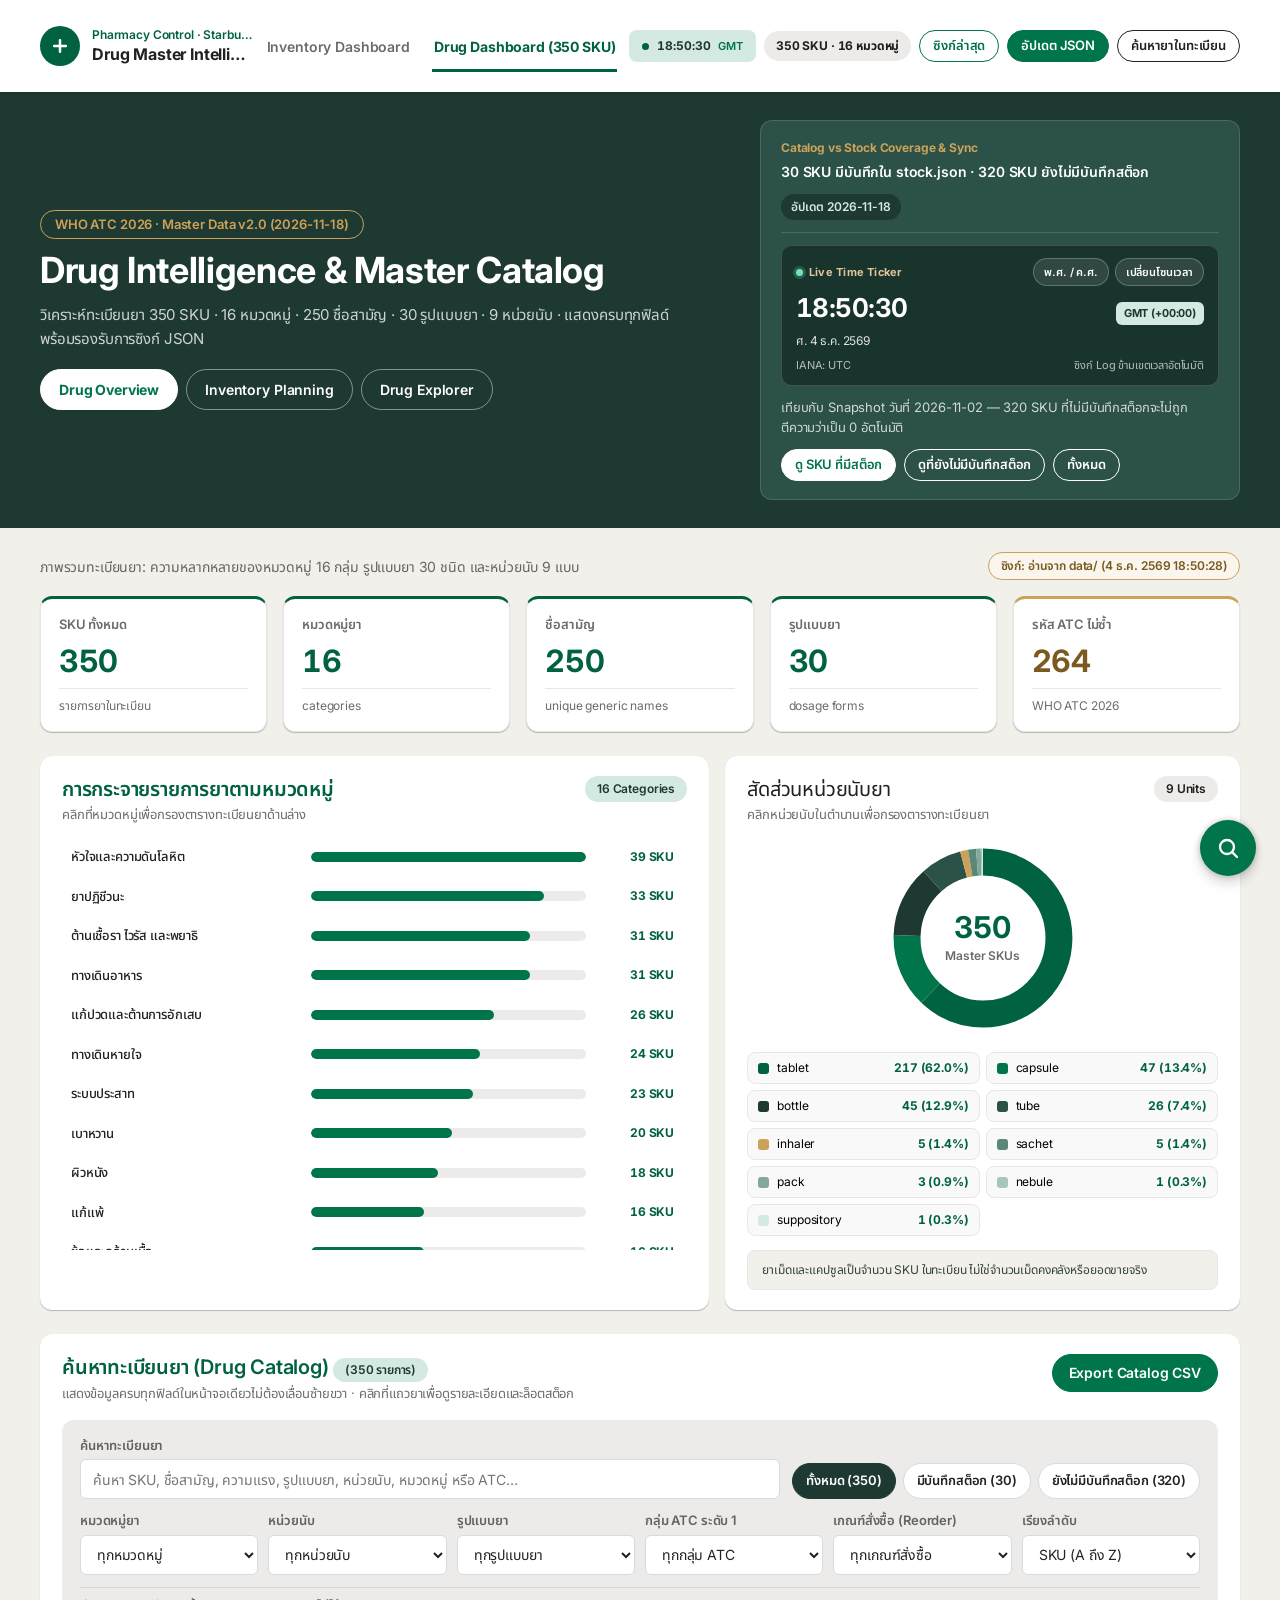
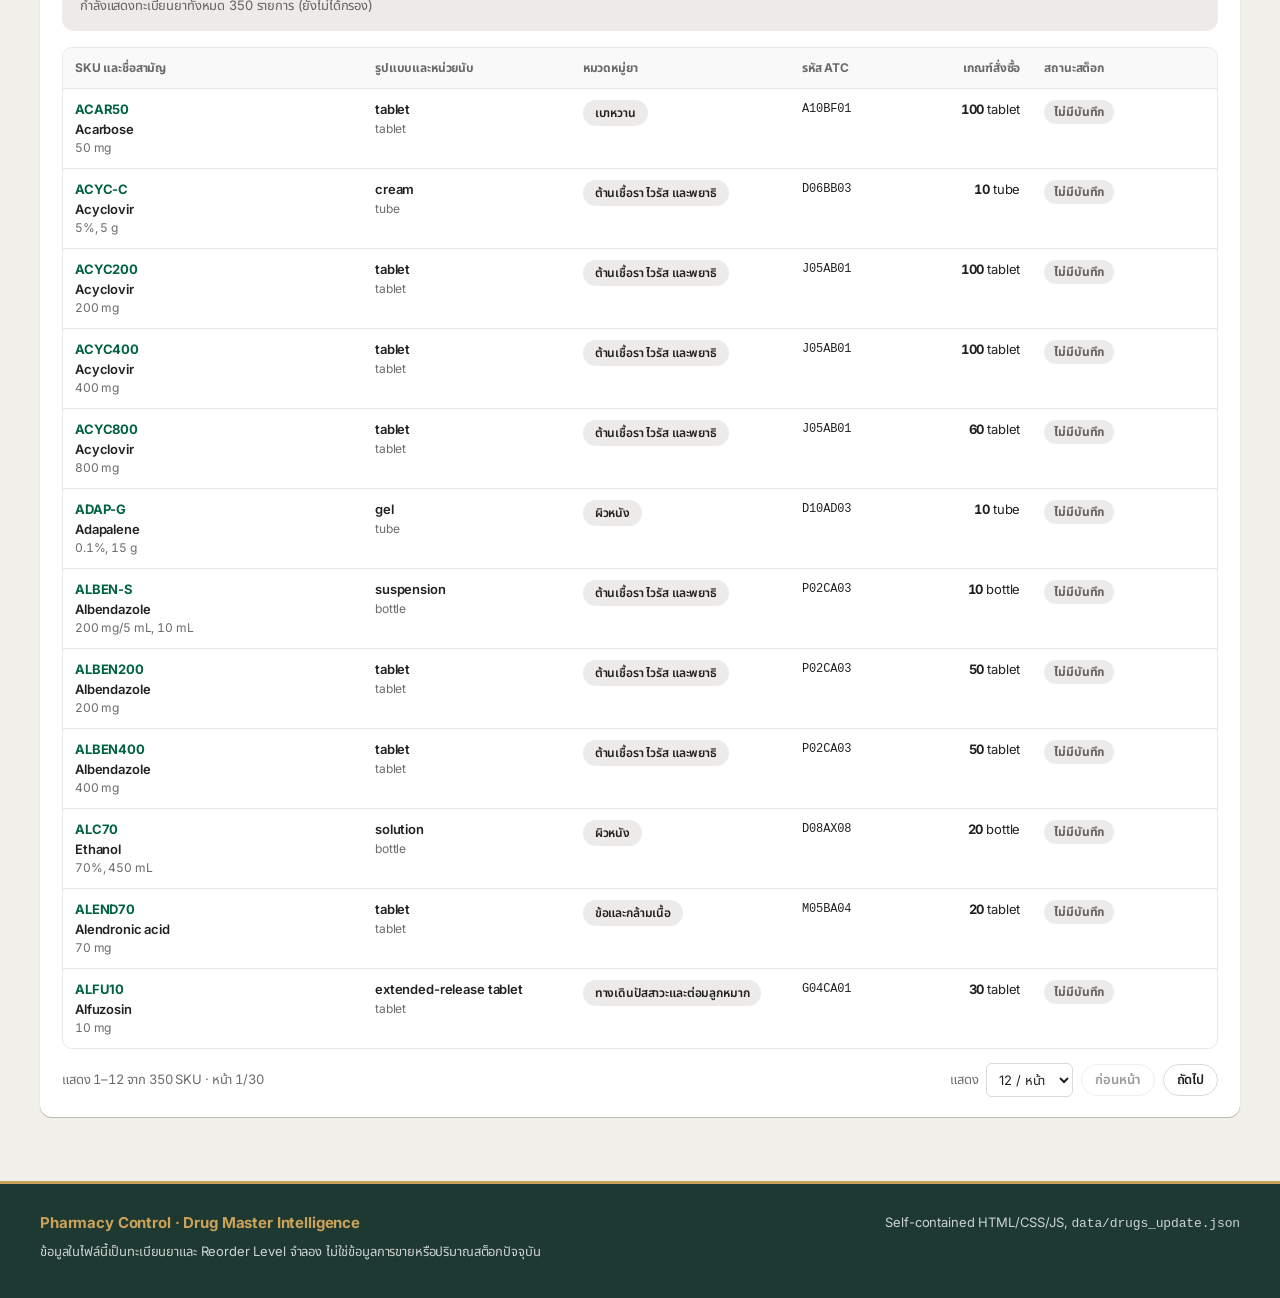
<file: drug_dashboard.html>
<!doctype html>
<html lang="th">
  <head>
    <meta charset="UTF-8" />
    <meta name="viewport" content="width=device-width,initial-scale=1" />
    <meta
      name="description"
      content="แดชบอร์ดทะเบียนยามาตรฐานกลาง 350 SKU วิเคราะห์หมวดหมู่ WHO ATC หน่วยนับ และเกณฑ์สั่งซื้อ พร้อมระบบ JSON Sync แบบไม่เลื่อนแนวนอน"
    />
    <title>Drug Intelligence | 3-Mode Master Catalog Dashboard</title>
    <link
      rel="icon"
      type="image/svg+xml"
      href="data:image/svg+xml,%3Csvg xmlns='http://www.w3.org/2000/svg' viewBox='0 0 32 32'%3E%3Ccircle cx='16' cy='16' r='16' fill='%23006241'/%3E%3Cpath d='M14 8h4v6h6v4h-6v6h-4v-6H8v-4h6z' fill='%23ffffff'/%3E%3C/svg%3E"
    />
    <link rel="preconnect" href="https://fonts.googleapis.com" />
    <link rel="preconnect" href="https://fonts.gstatic.com" crossorigin />
    <link
      href="https://fonts.googleapis.com/css2?family=Inter:wght@400;500;600;700&family=Noto+Sans+Thai:wght@400;500;600;700&display=swap"
      rel="stylesheet"
    />
    <link rel="stylesheet" href="./datetime-ui.css" />
    <style>
      /* Hallmark · design-system: DESIGN-starbucks.md · critique: P5 H5 E5 S5 R5 V4 */
      :root {
        --sb-font-sans: 'Inter', 'Noto Sans Thai', 'Helvetica Neue', Helvetica, Arial, sans-serif;
        --sb-font-mono: ui-monospace, SFMono-Regular, Menlo, Monaco, Consolas, monospace;
        --sb-green: #006241;
        --sb-accent: #00754a;
        --sb-house: #1e3932;
        --sb-uplift: #2b5148;
        --sb-green-light: #d4e9e2;
        --sb-green-tint: rgba(212, 233, 226, 0.33);
        --sb-gold: #cba258;
        --sb-gold-light: #dfc49d;
        --sb-gold-lightest: #faf6ee;
        --sb-gold-ink: #7a5a1e;
        --sb-white: #ffffff;
        --sb-neutral-cool: #f9f9f9;
        --sb-neutral-warm: #f2f0eb;
        --sb-ceramic: #edebe9;
        --sb-black: #000000;
        --sb-text: rgba(0, 0, 0, 0.87);
        --sb-text-soft: rgba(0, 0, 0, 0.58);
        --sb-text-white: #ffffff;
        --sb-text-white-soft: rgba(255, 255, 255, 0.78);
        --sb-rewards-green: #33433d;
        --sb-red: #c82014;
        --sb-red-tint: rgba(200, 32, 20, 0.08);
        --sb-yellow: #fbbc05;
        --sb-yellow-wash: #fdf4d7;
        --sb-yellow-ink: #735100;
        --sb-border: #d6dbde;
        --sb-hairline: #e7e7e7;
        --sb-backdrop: rgba(0, 0, 0, 0.52);
        --sb-ink-08: rgba(0, 0, 0, 0.08);
        --sb-white-14: rgba(255, 255, 255, 0.14);
        --sb-white-20: rgba(255, 255, 255, 0.2);
        --sb-white-45: rgba(255, 255, 255, 0.45);
        --sb-donut-0: #006241;
        --sb-donut-1: #00754a;
        --sb-donut-2: #1e3932;
        --sb-donut-3: #2b5148;
        --sb-donut-4: #cba258;
        --sb-donut-5: #5b8779;
        --sb-donut-6: #82a89c;
        --sb-donut-7: #a8c5bb;
        --sb-donut-8: #d4e9e2;
        --sb-card-radius: 12px;
        --sb-btn-radius: 50px;
        --sb-input-radius: 6px;
        --sb-shadow-card: 0 0 0.5px rgba(0, 0, 0, 0.14), 0 1px 1px rgba(0, 0, 0, 0.24);
        --sb-shadow-nav: 0 1px 3px rgba(0, 0, 0, 0.1), 0 2px 2px rgba(0, 0, 0, 0.06), 0 0 2px rgba(0, 0, 0, 0.07);
        --sb-shadow-frap: 0 0 6px rgba(0, 0, 0, 0.24), 0 8px 12px rgba(0, 0, 0, 0.14);
        --sb-shadow-frap-active: 0 0 6px rgba(0, 0, 0, 0.24);
        --sb-shadow-dialog: 0 12px 32px rgba(0, 0, 0, 0.28);
      }

      * {
        box-sizing: border-box;
      }

      html {
        scroll-behavior: smooth;
        overflow-x: clip;
      }

      body {
        margin: 0;
        min-height: 100vh;
        display: flex;
        flex-direction: column;
        overflow-x: clip;
        background: var(--sb-neutral-warm);
        color: var(--sb-text);
        font-family: var(--sb-font-sans);
        font-size: 14px;
        line-height: 1.5;
        letter-spacing: -0.01em;
        -webkit-font-smoothing: antialiased;
      }

      h1,
      h2,
      h3,
      h4 {
        overflow-wrap: break-word;
        text-wrap: balance;
        min-width: 0;
      }

      button,
      input,
      select,
      textarea {
        font: inherit;
        letter-spacing: inherit;
      }

      button {
        cursor: pointer;
        border-radius: var(--sb-btn-radius);
        transition:
          background-color 0.2s ease,
          border-color 0.2s ease,
          color 0.2s ease,
          transform 0.2s ease,
          box-shadow 0.2s ease;
      }

      button:active:not(:disabled) {
        transform: scale(0.95);
      }

      button:disabled {
        opacity: 0.45;
        cursor: not-allowed;
      }

      button:focus-visible,
      a:focus-visible,
      input:focus-visible,
      select:focus-visible,
      textarea:focus-visible,
      .table-container:focus-visible {
        outline: 2px solid var(--sb-accent);
        outline-offset: 2px;
      }

      a {
        color: inherit;
        text-decoration: none;
      }

      .tabular {
        font-variant-numeric: tabular-nums;
      }

      .hide {
        display: none !important;
      }

      .sr-only {
        position: absolute;
        width: 1px;
        height: 1px;
        overflow: hidden;
        clip-path: inset(50%);
        white-space: nowrap;
      }

      /* Global Navigation */
      .global-nav {
        position: sticky;
        top: 0;
        z-index: 40;
        background: var(--sb-white);
        box-shadow: var(--sb-shadow-nav);
        min-height: 64px;
        display: flex;
        align-items: center;
      }

      .nav-inner {
        width: 100%;
        max-width: 1440px;
        margin: 0 auto;
        padding: 8px 16px;
        display: flex;
        align-items: center;
        justify-content: space-between;
        gap: 12px;
      }

      .brand {
        display: flex;
        align-items: center;
        gap: 12px;
        flex: 1 1 auto;
        min-width: 0;
      }

      .brand-emblem {
        width: 40px;
        height: 40px;
        border-radius: 50%;
        background: var(--sb-green);
        color: var(--sb-white);
        display: grid;
        place-items: center;
        flex-shrink: 0;
      }

      .brand-copy {
        display: flex;
        flex-direction: column;
        min-width: 0;
      }

      .brand-kicker {
        font-size: 12px;
        font-weight: 600;
        color: var(--sb-green);
        line-height: 1.25;
        white-space: nowrap;
        overflow: hidden;
        text-overflow: ellipsis;
      }

      .brand-title {
        font-size: 16px;
        font-weight: 700;
        color: var(--sb-text);
        letter-spacing: -0.01em;
        white-space: nowrap;
        overflow: hidden;
        text-overflow: ellipsis;
      }

      .nav-links {
        display: flex;
        align-items: center;
        gap: 20px;
        align-self: stretch;
      }

      .nav-link {
        position: relative;
        display: inline-flex;
        align-items: center;
        min-height: 44px;
        padding: 4px 2px;
        font-size: 14px;
        font-weight: 600;
        color: var(--sb-text-soft);
        transition: color 0.2s ease;
        white-space: nowrap;
      }

      .nav-link:hover {
        color: var(--sb-green);
      }

      .nav-link.active {
        color: var(--sb-green);
        font-weight: 700;
      }

      .nav-link.active::after {
        content: '';
        position: absolute;
        left: 0;
        right: 0;
        bottom: -4px;
        height: 3px;
        background: var(--sb-green);
      }

      .nav-actions {
        display: flex;
        align-items: center;
        gap: 8px;
        flex-shrink: 0;
      }

      .nav-chip {
        display: inline-flex;
        align-items: center;
        gap: 6px;
        padding: 6px 12px;
        border-radius: var(--sb-btn-radius);
        background: var(--sb-ceramic);
        color: var(--sb-text-soft);
        font-size: 12px;
        font-weight: 500;
        white-space: nowrap;
      }

      .nav-chip strong {
        color: var(--sb-text);
        font-weight: 700;
      }

      .mobile-menu-btn {
        display: none;
        padding: 7px 14px;
        min-height: 38px;
        background: var(--sb-white);
        color: var(--sb-text);
        border: 1px solid var(--sb-border);
        font-size: 13px;
        font-weight: 600;
      }

      .mobile-drawer {
        display: none;
        background: var(--sb-neutral-cool);
        border-top: 1px solid var(--sb-hairline);
        padding: 12px 16px 16px;
        box-shadow: var(--sb-shadow-card);
      }

      .mobile-drawer.open {
        display: flex;
        flex-direction: column;
        gap: 8px;
      }

      .mobile-drawer a {
        padding: 10px 14px;
        border-radius: var(--sb-btn-radius);
        font-weight: 600;
        color: var(--sb-text);
        background: var(--sb-white);
        border: 1px solid var(--sb-hairline);
      }

      .mobile-drawer a.active {
        background: var(--sb-green);
        color: var(--sb-white);
        border-color: var(--sb-green);
      }

      /* Starbucks Pill Buttons */
      .btn {
        display: inline-flex;
        align-items: center;
        justify-content: center;
        gap: 6px;
        padding: 7px 16px;
        min-height: 38px;
        border-radius: var(--sb-btn-radius);
        font-size: 14px;
        font-weight: 600;
        line-height: 1.2;
        border: 1px solid var(--sb-border);
        background: var(--sb-white);
        color: var(--sb-text);
        white-space: nowrap;
      }

      .btn:hover:not(:disabled) {
        background: var(--sb-neutral-cool);
      }

      .btn-primary {
        background: var(--sb-accent);
        color: var(--sb-white);
        border-color: var(--sb-accent);
      }

      .btn-primary:hover:not(:disabled) {
        background: var(--sb-green);
        border-color: var(--sb-green);
      }

      .btn-outline-green {
        background: transparent;
        color: var(--sb-accent);
        border-color: var(--sb-accent);
      }

      .btn-outline-green:hover:not(:disabled) {
        background: var(--sb-green-light);
        color: var(--sb-house);
      }

      .btn-outline-dark {
        background: transparent;
        color: var(--sb-text);
        border-color: var(--sb-text);
      }

      .btn-outline-dark:hover:not(:disabled) {
        background: var(--sb-ceramic);
      }

      .btn-inverted {
        background: var(--sb-white);
        color: var(--sb-accent);
        border-color: var(--sb-white);
      }

      .btn-inverted:hover:not(:disabled) {
        background: var(--sb-neutral-warm);
      }

      .btn-outline-white {
        background: transparent;
        color: var(--sb-white);
        border-color: var(--sb-white);
      }

      .btn-outline-white:hover:not(:disabled) {
        background: var(--sb-white-14);
      }

      .btn-sm {
        padding: 6px 13px;
        min-height: 32px;
        font-size: 13px;
      }

      /* House Green Hero Band */
      .hero-band {
        background: var(--sb-house);
        color: var(--sb-text-white);
        padding: 28px 16px;
      }

      .hero-inner {
        max-width: 1440px;
        margin: 0 auto;
        display: grid;
        grid-template-columns: minmax(0, 1.45fr) minmax(0, 1fr);
        gap: 24px;
        align-items: center;
      }

      .gold-ceremony-pill {
        display: inline-flex;
        align-items: center;
        gap: 8px;
        padding: 4px 14px;
        border-radius: var(--sb-btn-radius);
        border: 1px solid var(--sb-gold);
        color: var(--sb-gold);
        font-size: 13px;
        font-weight: 600;
        margin-bottom: 10px;
      }

      .hero-title {
        margin: 0 0 10px;
        font-size: clamp(24px, 3vw, 36px);
        font-weight: 700;
        line-height: 1.22;
        letter-spacing: -0.01em;
        color: var(--sb-text-white);
      }

      .hero-sub {
        margin: 0 0 18px;
        font-size: 15px;
        line-height: 1.6;
        color: var(--sb-text-white-soft);
        max-width: 660px;
      }

      .mode-switch {
        display: flex;
        flex-wrap: wrap;
        gap: 8px;
      }

      .mode-btn {
        padding: 9px 18px;
        min-height: 40px;
        border-radius: var(--sb-btn-radius);
        border: 1px solid var(--sb-white-45);
        background: transparent;
        color: var(--sb-white);
        font-size: 14px;
        font-weight: 600;
        white-space: nowrap;
      }

      .mode-btn:hover {
        background: var(--sb-white-14);
      }

      .mode-btn.active {
        background: var(--sb-white);
        color: var(--sb-accent);
        border-color: var(--sb-white);
        font-weight: 700;
      }

      .hero-scope-card {
        background: var(--sb-uplift);
        color: var(--sb-text-white);
        border-radius: var(--sb-card-radius);
        padding: 18px 20px;
        border: 1px solid var(--sb-white-14);
        display: flex;
        flex-direction: column;
        gap: 12px;
        min-width: 0;
      }

      .scope-head {
        display: flex;
        align-items: flex-start;
        justify-content: space-between;
        gap: 12px;
        padding-bottom: 12px;
        border-bottom: 1px solid var(--sb-white-14);
        flex-wrap: wrap;
      }

      .scope-eyebrow {
        font-size: 12px;
        font-weight: 700;
        color: var(--sb-gold);
        margin-bottom: 4px;
      }

      .scope-stats {
        font-size: 14px;
        font-weight: 600;
        color: var(--sb-text-white);
      }

      .scope-badge {
        background: var(--sb-house);
        color: var(--sb-green-light);
        padding: 4px 10px;
        border-radius: var(--sb-btn-radius);
        font-size: 12px;
        font-weight: 600;
        white-space: nowrap;
      }

      .coverage-note {
        margin: 0;
        font-size: 13px;
        color: var(--sb-text-white-soft);
        line-height: 1.5;
      }

      .coverage-actions {
        display: flex;
        flex-wrap: wrap;
        gap: 8px;
      }

      /* Main Content */
      .container {
        width: 100%;
        max-width: 1440px;
        margin: 0 auto;
        padding: 24px 16px 64px;
        flex: 1;
      }

      .status-banner {
        background: var(--sb-white);
        border-radius: var(--sb-card-radius);
        box-shadow: var(--sb-shadow-card);
        padding: 18px 20px;
        margin-bottom: 20px;
        font-size: 14px;
      }

      .status-banner.error {
        background: var(--sb-red-tint);
        border: 1px solid var(--sb-red);
        color: var(--sb-red);
        font-weight: 600;
      }

      .sync-toast {
        background: var(--sb-green-light);
        color: var(--sb-house);
        border: 1px solid var(--sb-accent);
        border-radius: var(--sb-card-radius);
        padding: 10px 16px;
        margin-bottom: 16px;
        font-size: 13px;
        font-weight: 600;
        display: flex;
        align-items: center;
        justify-content: space-between;
        gap: 12px;
      }

      .mode-desc-bar {
        display: flex;
        align-items: center;
        justify-content: space-between;
        flex-wrap: wrap;
        gap: 10px;
        margin-bottom: 16px;
        color: var(--sb-text-soft);
        font-size: 14px;
      }

      /* 5 KPI Cards */
      .kpi-grid {
        display: grid;
        grid-template-columns: repeat(5, minmax(0, 1fr));
        gap: 16px;
        margin-bottom: 24px;
      }

      .kpi-card {
        background: var(--sb-white);
        border-radius: var(--sb-card-radius);
        box-shadow: var(--sb-shadow-card);
        padding: 16px 18px;
        display: flex;
        flex-direction: column;
        justify-content: space-between;
        min-height: 126px;
        border: 1px solid var(--sb-hairline);
        border-top: 3px solid var(--sb-green);
      }

      .kpi-card.gold {
        border-top-color: var(--sb-gold);
      }

      .kpi-card.warn {
        border-top-color: var(--sb-yellow);
      }

      .kpi-label {
        font-size: 13px;
        font-weight: 600;
        color: var(--sb-text-soft);
        margin-bottom: 8px;
      }

      .kpi-value {
        font-size: clamp(24px, 2.4vw, 32px);
        font-weight: 700;
        line-height: 1.2;
        letter-spacing: -0.01em;
        color: var(--sb-green);
        margin-bottom: 8px;
      }

      .kpi-card.gold .kpi-value {
        color: var(--sb-gold-ink);
      }

      .kpi-card.warn .kpi-value {
        color: var(--sb-yellow-ink);
      }

      .kpi-foot {
        padding-top: 8px;
        border-top: 1px solid var(--sb-hairline);
        font-size: 12px;
        color: var(--sb-text-soft);
      }

      /* Layout Cards */
      .layout-grid {
        display: grid;
        grid-template-columns: minmax(0, 1.3fr) minmax(0, 1fr);
        gap: 16px;
        margin-bottom: 24px;
      }

      .card {
        background: var(--sb-white);
        border-radius: var(--sb-card-radius);
        box-shadow: var(--sb-shadow-card);
        padding: 20px 22px;
        min-width: 0;
      }

      .card-head {
        display: flex;
        align-items: flex-start;
        justify-content: space-between;
        gap: 12px;
        flex-wrap: wrap;
        margin-bottom: 16px;
      }

      .card-head-actions {
        display: flex;
        gap: 8px;
        align-items: center;
        flex-wrap: wrap;
      }

      .card-title-h1 {
        margin: 0 0 2px;
        font-size: 20px;
        font-weight: 600;
        line-height: 1.35;
        letter-spacing: -0.01em;
        color: var(--sb-green);
      }

      .card-title-h2 {
        margin: 0 0 2px;
        font-size: 20px;
        font-weight: 400;
        line-height: 1.35;
        letter-spacing: -0.01em;
        color: var(--sb-text);
      }

      .card-sub {
        margin: 0;
        font-size: 13px;
        color: var(--sb-text-soft);
      }

      .pill-tag {
        display: inline-flex;
        align-items: center;
        gap: 5px;
        padding: 4px 12px;
        border-radius: var(--sb-btn-radius);
        font-size: 12px;
        font-weight: 600;
        background: var(--sb-ceramic);
        color: var(--sb-text);
        white-space: nowrap;
      }

      .pill-tag.mint {
        background: var(--sb-green-light);
        color: var(--sb-house);
      }

      .pill-tag.gold {
        background: var(--sb-gold-lightest);
        border: 1px solid var(--sb-gold);
        color: var(--sb-gold-ink);
      }

      /* Interactive Bars */
      .bars-list {
        display: flex;
        flex-direction: column;
        gap: 6px;
        max-height: 410px;
        overflow-y: auto;
        padding-right: 4px;
      }

      .bar-btn {
        width: 100%;
        display: grid;
        grid-template-columns: minmax(140px, 230px) minmax(0, 1fr) minmax(62px, 78px);
        align-items: center;
        gap: 10px;
        padding: 6px 8px;
        border: 1px solid transparent;
        border-radius: 8px;
        background: transparent;
        text-align: left;
      }

      .bar-btn:hover {
        background: var(--sb-neutral-warm);
        border-color: var(--sb-hairline);
      }

      .bar-btn.active {
        background: var(--sb-green-tint);
        border-color: var(--sb-accent);
      }

      .bar-label {
        font-size: 13px;
        font-weight: 500;
        color: var(--sb-text);
        overflow: hidden;
        text-overflow: ellipsis;
        white-space: nowrap;
      }

      .bar-track {
        height: 10px;
        border-radius: 50px;
        background: var(--sb-ceramic);
        overflow: hidden;
      }

      .bar-fill {
        height: 100%;
        border-radius: 50px;
        background: var(--sb-accent);
      }

      .bar-val {
        text-align: right;
        font-size: 12px;
        font-weight: 700;
        color: var(--sb-green);
        white-space: nowrap;
      }

      /* Solid SVG Donut */
      .donut-wrap {
        display: flex;
        flex-direction: column;
        align-items: center;
        gap: 16px;
      }

      .donut-box {
        position: relative;
        width: 196px;
        height: 196px;
        display: grid;
        place-items: center;
      }

      .donut-svg {
        transform: rotate(-90deg);
      }

      .donut-center {
        position: absolute;
        text-align: center;
        pointer-events: none;
      }

      .donut-center b {
        display: block;
        font-size: 30px;
        line-height: 1.1;
        color: var(--sb-green);
      }

      .donut-center span {
        font-size: 12px;
        font-weight: 600;
        color: var(--sb-text-soft);
      }

      .legend-grid {
        width: 100%;
        display: grid;
        grid-template-columns: repeat(2, minmax(0, 1fr));
        gap: 6px;
      }

      .legend-btn {
        display: flex;
        align-items: center;
        gap: 8px;
        padding: 6px 10px;
        border-radius: 8px;
        border: 1px solid var(--sb-hairline);
        background: var(--sb-neutral-cool);
        font-size: 12px;
        text-align: left;
      }

      .legend-btn:hover {
        border-color: var(--sb-accent);
        background: var(--sb-white);
      }

      .legend-btn.active {
        background: var(--sb-green-tint);
        border-color: var(--sb-accent);
      }

      .legend-swatch {
        width: 11px;
        height: 11px;
        border-radius: 3px;
        flex-shrink: 0;
      }

      .donut-c0 { stroke: var(--sb-donut-0); background-color: var(--sb-donut-0); }
      .donut-c1 { stroke: var(--sb-donut-1); background-color: var(--sb-donut-1); }
      .donut-c2 { stroke: var(--sb-donut-2); background-color: var(--sb-donut-2); }
      .donut-c3 { stroke: var(--sb-donut-3); background-color: var(--sb-donut-3); }
      .donut-c4 { stroke: var(--sb-donut-4); background-color: var(--sb-donut-4); }
      .donut-c5 { stroke: var(--sb-donut-5); background-color: var(--sb-donut-5); }
      .donut-c6 { stroke: var(--sb-donut-6); background-color: var(--sb-donut-6); }
      .donut-c7 { stroke: var(--sb-donut-7); background-color: var(--sb-donut-7); }
      .donut-c8 { stroke: var(--sb-donut-8); background-color: var(--sb-donut-8); }

      .legend-btn strong {
        margin-left: auto;
        color: var(--sb-green);
      }

      .info-wash {
        background: var(--sb-neutral-warm);
        border: 1px solid var(--sb-hairline);
        border-radius: 8px;
        padding: 10px 14px;
        font-size: 12px;
        color: var(--sb-rewards-green);
        margin-top: 14px;
      }

      .detail-list {
        display: flex;
        flex-direction: column;
        gap: 8px;
        max-height: 360px;
        overflow-y: auto;
        padding-right: 4px;
      }

      .repeat-btn {
        width: 100%;
        display: flex;
        align-items: center;
        justify-content: space-between;
        gap: 12px;
        padding: 10px 12px;
        border-radius: 10px;
        border: 1px solid var(--sb-hairline);
        background: var(--sb-neutral-cool);
        text-align: left;
      }

      .repeat-btn:hover {
        border-color: var(--sb-accent);
        background: var(--sb-white);
      }

      .repeat-btn strong {
        display: block;
        font-size: 14px;
        color: var(--sb-text);
      }

      .repeat-btn small {
        display: block;
        font-size: 12px;
        color: var(--sb-text-soft);
      }

      /* Filter Toolbar */
      .filter-toolbar {
        background: var(--sb-ceramic);
        border-radius: var(--sb-card-radius);
        padding: 16px 18px;
        margin-bottom: 16px;
        display: flex;
        flex-direction: column;
        gap: 12px;
      }

      .filter-row {
        display: grid;
        grid-template-columns: repeat(6, minmax(0, 1fr));
        gap: 10px;
        align-items: end;
      }

      .filter-top-row {
        display: flex;
        flex-wrap: wrap;
        align-items: flex-end;
        justify-content: space-between;
        gap: 12px;
      }

      .field {
        display: flex;
        flex-direction: column;
        gap: 4px;
        min-width: 0;
      }

      .field.search-field {
        flex: 1 1 320px;
      }

      .field label {
        font-size: 13px;
        font-weight: 600;
        color: var(--sb-text-soft);
      }

      .input,
      .select,
      .textarea {
        width: 100%;
        padding: 0 12px;
        background: var(--sb-white);
        color: var(--sb-text);
        border: 1px solid var(--sb-border);
        border-radius: var(--sb-input-radius);
        font-size: 14px;
        transition: border-color 0.2s ease, background-color 0.2s ease;
      }

      .input,
      .select {
        height: 40px;
      }

      .textarea {
        padding: 10px 12px;
        min-height: 120px;
        resize: vertical;
        font-family: var(--sb-font-mono);
        font-size: 12px;
      }

      .input:focus,
      .select:focus,
      .textarea:focus {
        border-color: var(--sb-accent);
        outline: none;
      }

      .input.is-filtered,
      .select.is-filtered {
        background: var(--sb-green-tint);
        border-color: var(--sb-accent);
      }

      .chip-group {
        display: flex;
        flex-wrap: wrap;
        align-items: center;
        gap: 7px;
      }

      .filter-pill {
        display: inline-flex;
        align-items: center;
        gap: 6px;
        padding: 6px 13px;
        min-height: 36px;
        white-space: nowrap;
        background: var(--sb-white);
        color: var(--sb-text);
        border: 1px solid var(--sb-border);
        font-size: 13px;
        font-weight: 600;
      }

      .filter-pill:hover {
        border-color: var(--sb-accent);
      }

      .filter-pill.active {
        background: var(--sb-house);
        color: var(--sb-white);
        border-color: var(--sb-house);
      }

      .active-chips-bar {
        display: flex;
        flex-wrap: wrap;
        align-items: center;
        justify-content: space-between;
        gap: 10px;
        padding-top: 8px;
        border-top: 1px solid var(--sb-ink-08);
      }

      .active-chips {
        display: flex;
        flex-wrap: wrap;
        align-items: center;
        gap: 6px;
      }

      .active-chip {
        display: inline-flex;
        align-items: center;
        gap: 6px;
        padding: 4px 10px;
        border-radius: var(--sb-btn-radius);
        background: var(--sb-green-light);
        color: var(--sb-house);
        font-size: 12px;
        font-weight: 600;
        border: 1px solid var(--sb-accent);
      }

      .active-chip button {
        border: 0;
        background: transparent;
        color: var(--sb-house);
        padding: 0 2px;
        font-size: 14px;
        font-weight: 700;
        line-height: 1;
      }

      /* ZERO-HORIZONTAL-SCROLL RESPONSIVE TABLES */
      .table-container {
        container-type: inline-size;
        max-inline-size: 100%;
        border: 1px solid var(--sb-hairline);
        border-radius: 10px;
        background: var(--sb-white);
        overflow: clip;
      }

      .table-scroll-policy {
        max-height: 410px;
        overflow-y: auto;
        overflow-x: clip;
      }

      table {
        width: 100%;
        border-collapse: collapse;
        table-layout: fixed;
        font-size: 13px;
        white-space: normal;
        overflow-wrap: break-word;
      }

      th,
      td {
        padding: 11px 12px;
        text-align: left;
        border-bottom: 1px solid var(--sb-hairline);
        vertical-align: top;
        min-width: 0;
      }

      thead th {
        background: var(--sb-neutral-cool);
        color: var(--sb-text-soft);
        font-size: 12px;
        font-weight: 700;
      }

      tbody th[scope='row'] {
        font-weight: 600;
        color: var(--sb-text);
      }

      th.num,
      td.num {
        text-align: right;
      }

      tbody tr:last-child th,
      tbody tr:last-child td {
        border-bottom: 0;
      }

      tbody tr.clickable-row {
        cursor: pointer;
      }

      tbody tr:hover {
        background: var(--sb-neutral-warm);
      }

      .tbl-catalog col.c1 { width: 26%; }
      .tbl-catalog col.c2 { width: 18%; }
      .tbl-catalog col.c3 { width: 19%; }
      .tbl-catalog col.c4 { width: 10%; }
      .tbl-catalog col.c5 { width: 11%; }
      .tbl-catalog col.c6 { width: 16%; }

      .tbl-policy col.c1 { width: 38%; }
      .tbl-policy col.c2 { width: 24%; }
      .tbl-policy col.c3 { width: 16%; }
      .tbl-policy col.c4 { width: 22%; }

      .tbl-catalog {
        --label-2: 'รูปแบบและหน่วยนับ';
        --label-3: 'หมวดหมู่ยา';
        --label-4: 'รหัส ATC';
        --label-5: 'เกณฑ์สั่งซื้อ';
        --label-6: 'สถานะสต็อก';
      }

      .tbl-policy {
        --label-2: 'ความแรง';
        --label-3: 'หน่วยนับ';
        --label-4: 'เกณฑ์สั่งซื้อใหม่';
      }

      .tbl-modal-lots {
        --label-2: 'Lot';
        --label-3: 'คงเหลือ';
        --label-4: 'หมดอายุ';
        --label-5: 'สถานะ';
      }

      @container (width < 820px) {
        .table-container.wide-table {
          border: 0;
          background: transparent;
        }

        .wide-table table,
        .wide-table thead,
        .wide-table tbody,
        .wide-table tr,
        .wide-table th,
        .wide-table td {
          display: block;
          width: 100%;
        }

        .wide-table thead {
          display: none;
        }

        .wide-table tbody tr {
          background: var(--sb-white);
          border: 1px solid var(--sb-hairline);
          border-radius: 10px;
          padding: 12px 14px;
          margin-bottom: 10px;
        }

        .wide-table tbody tr:last-child {
          margin-bottom: 0;
        }

        .wide-table tbody th[scope='row'] {
          padding: 0 0 8px;
          margin-bottom: 6px;
          border-bottom: 1px solid var(--sb-hairline);
        }

        .wide-table tbody td {
          display: grid;
          grid-template-columns: minmax(112px, 40%) minmax(0, 1fr);
          gap: 6px 12px;
          align-items: start;
          padding: 8px 0;
          text-align: left;
          border-bottom: 1px solid var(--sb-ceramic);
        }

        .wide-table tbody td:last-child {
          border-bottom: 0;
          padding-bottom: 0;
        }

        .wide-table tbody td::before {
          grid-column: 1;
          grid-row: 1;
          font-size: 12px;
          font-weight: 600;
          color: var(--sb-text-soft);
        }

        .wide-table tbody td > * {
          grid-column: 2;
          min-width: 0;
        }

        .wide-table tbody td:nth-child(2)::before { content: var(--label-2); }
        .wide-table tbody td:nth-child(3)::before { content: var(--label-3); }
        .wide-table tbody td:nth-child(4)::before { content: var(--label-4); }
        .wide-table tbody td:nth-child(5)::before { content: var(--label-5); }
        .wide-table tbody td:nth-child(6)::before { content: var(--label-6); }
      }

      @container (width < 540px) {
        .table-container.compact-table {
          border: 0;
          background: transparent;
        }

        .compact-table table,
        .compact-table thead,
        .compact-table tbody,
        .compact-table tr,
        .compact-table th,
        .compact-table td {
          display: block;
          width: 100%;
        }

        .compact-table thead {
          display: none;
        }

        .compact-table tbody tr {
          background: var(--sb-white);
          border: 1px solid var(--sb-hairline);
          border-radius: 10px;
          padding: 12px 14px;
          margin-bottom: 10px;
        }

        .compact-table tbody tr:last-child {
          margin-bottom: 0;
        }

        .compact-table tbody th[scope='row'] {
          padding: 0 0 8px;
          margin-bottom: 6px;
          border-bottom: 1px solid var(--sb-hairline);
        }

        .compact-table tbody td {
          display: grid;
          grid-template-columns: minmax(104px, 40%) minmax(0, 1fr);
          gap: 6px 12px;
          align-items: start;
          padding: 8px 0;
          text-align: left;
          border-bottom: 1px solid var(--sb-ceramic);
        }

        .compact-table tbody td:last-child {
          border-bottom: 0;
          padding-bottom: 0;
        }

        .compact-table tbody td::before {
          grid-column: 1;
          grid-row: 1;
          font-size: 12px;
          font-weight: 600;
          color: var(--sb-text-soft);
        }

        .compact-table tbody td > * {
          grid-column: 2;
          min-width: 0;
        }

        .compact-table tbody td:nth-child(2)::before { content: var(--label-2); }
        .compact-table tbody td:nth-child(3)::before { content: var(--label-3); }
        .compact-table tbody td:nth-child(4)::before { content: var(--label-4); }
        .compact-table tbody td:nth-child(5)::before { content: var(--label-5); }
      }

      .cell-val {
        display: block;
        min-width: 0;
      }

      .sku-btn {
        border: 0;
        background: transparent;
        padding: 0;
        text-align: left;
        border-radius: 4px;
        color: var(--sb-green);
        font-weight: 700;
        font-size: 13px;
      }

      .sku-btn:hover {
        text-decoration: underline;
      }

      .cell-main {
        display: block;
        font-weight: 600;
        color: var(--sb-text);
      }

      .cell-sub {
        display: block;
        font-size: 12px;
        color: var(--sb-text-soft);
        font-weight: 400;
      }

      .mono {
        font-family: var(--sb-font-mono);
        font-size: 12px;
      }

      .badge {
        display: inline-flex;
        align-items: center;
        gap: 5px;
        padding: 3px 10px;
        border-radius: var(--sb-btn-radius);
        font-size: 12px;
        font-weight: 700;
      }

      .badge.good {
        background: var(--sb-green-light);
        color: var(--sb-house);
      }

      .badge.warn {
        background: var(--sb-yellow-wash);
        color: var(--sb-yellow-ink);
      }

      .badge.bad {
        background: var(--sb-red-tint);
        color: var(--sb-red);
      }

      .badge.neutral {
        background: var(--sb-ceramic);
        color: var(--sb-text-soft);
      }

      .empty {
        padding: 32px 20px;
        text-align: center;
        color: var(--sb-text-soft);
        font-size: 14px;
      }

      .pager {
        display: flex;
        align-items: center;
        justify-content: space-between;
        flex-wrap: wrap;
        gap: 12px;
        margin-top: 14px;
        font-size: 13px;
        color: var(--sb-text-soft);
      }

      .pager-controls {
        display: flex;
        align-items: center;
        gap: 8px;
        flex-wrap: wrap;
      }

      .pager select {
        height: 34px;
        padding: 0 8px;
        border: 1px solid var(--sb-border);
        border-radius: var(--sb-input-radius);
        background: var(--sb-white);
        color: var(--sb-text);
        font-size: 13px;
      }

      /* Frap Floating Button */
      .frap-fab {
        position: fixed;
        right: 24px;
        bottom: 24px;
        z-index: 45;
        width: 56px;
        height: 56px;
        border-radius: 50%;
        border: 0;
        background: var(--sb-accent);
        color: var(--sb-white);
        box-shadow: var(--sb-shadow-frap);
        display: grid;
        place-items: center;
      }

      .frap-fab::after {
        content: '';
        position: absolute;
        inset: -0.8rem;
      }

      .frap-fab:hover {
        background: var(--sb-green);
      }

      .frap-fab:active {
        transform: scale(0.95);
        box-shadow: var(--sb-shadow-frap-active);
      }

      /* Native <dialog> Modals */
      dialog.sb-dialog {
        width: min(820px, calc(100% - 24px));
        max-height: 88vh;
        border: 0;
        border-radius: var(--sb-card-radius);
        background: var(--sb-white);
        color: var(--sb-text);
        box-shadow: var(--sb-shadow-dialog);
        padding: 0;
        overflow: hidden;
      }

      dialog.sb-dialog[open] {
        display: flex;
        flex-direction: column;
      }

      dialog.sb-dialog:modal {
        overscroll-behavior: contain;
      }

      dialog.sb-dialog::backdrop {
        background: var(--sb-backdrop);
        overflow: hidden;
        overscroll-behavior: contain;
      }

      .dialog-scroll {
        padding: 22px 24px;
        overflow-y: auto;
        flex: 1;
      }

      .modal-head {
        display: flex;
        align-items: flex-start;
        justify-content: space-between;
        gap: 12px;
        padding-bottom: 14px;
        border-bottom: 1px solid var(--sb-hairline);
        margin-bottom: 16px;
      }

      .modal-title {
        margin: 0;
        font-size: 20px;
        font-weight: 700;
        color: var(--sb-green);
      }

      .modal-meta-grid {
        display: grid;
        grid-template-columns: repeat(4, minmax(0, 1fr));
        gap: 10px;
        margin: 14px 0;
      }

      .modal-meta-box {
        background: var(--sb-neutral-warm);
        border-radius: 8px;
        padding: 10px 12px;
      }

      .modal-meta-box small {
        display: block;
        font-size: 12px;
        font-weight: 600;
        color: var(--sb-text-soft);
      }

      .modal-meta-box strong {
        font-size: 14px;
        color: var(--sb-text);
      }

      .gold-callout {
        background: var(--sb-gold-lightest);
        border: 1px solid var(--sb-gold);
        border-radius: 10px;
        padding: 12px 14px;
        color: var(--sb-gold-ink);
        font-size: 13px;
        margin-top: 14px;
      }

      /* Sync Modal */
      .sync-tabs {
        display: flex;
        flex-wrap: wrap;
        gap: 8px;
        margin-bottom: 16px;
      }

      .drop-zone {
        border: 2px dashed var(--sb-border);
        border-radius: 10px;
        padding: 14px 16px;
        background: var(--sb-neutral-cool);
        display: flex;
        flex-wrap: wrap;
        align-items: center;
        justify-content: space-between;
        gap: 10px;
        margin-bottom: 12px;
      }

      .drop-zone.dragover {
        border-color: var(--sb-accent);
        background: var(--sb-green-tint);
      }

      .diff-box {
        border-radius: 10px;
        padding: 12px 14px;
        background: var(--sb-neutral-warm);
        border: 1px solid var(--sb-border);
        font-size: 13px;
        margin: 12px 0;
      }

      .diff-box.valid {
        background: var(--sb-green-tint);
        border-color: var(--sb-accent);
      }

      .diff-box.error {
        background: var(--sb-red-tint);
        border-color: var(--sb-red);
        color: var(--sb-red);
      }

      .sync-form-grid {
        display: grid;
        grid-template-columns: repeat(2, minmax(0, 1fr));
        gap: 10px;
      }

      .history-list {
        display: flex;
        flex-direction: column;
        gap: 8px;
        max-height: 210px;
        overflow-y: auto;
      }

      .history-item {
        padding: 9px 12px;
        border-radius: 8px;
        background: var(--sb-neutral-cool);
        border: 1px solid var(--sb-hairline);
        font-size: 12px;
        display: flex;
        justify-content: space-between;
        gap: 10px;
        flex-wrap: wrap;
      }

      /* Footer */
      .site-footer {
        background: var(--sb-house);
        color: var(--sb-text-white);
        padding: 28px 16px 36px;
        border-top: 3px solid var(--sb-gold);
      }

      .footer-inner {
        max-width: 1440px;
        margin: 0 auto;
        display: flex;
        align-items: flex-start;
        justify-content: space-between;
        flex-wrap: wrap;
        gap: 20px;
      }

      .footer-brand {
        font-weight: 700;
        font-size: 15px;
        color: var(--sb-gold);
        margin-bottom: 6px;
      }

      .footer-copy {
        margin: 0;
        font-size: 13px;
        color: var(--sb-text-white-soft);
        line-height: 1.6;
      }

      @media (min-width: 480px) {
        .global-nav {
          min-height: 72px;
        }
      }

      @media (min-width: 768px) {
        .global-nav {
          min-height: 83px;
        }
        .nav-inner,
        .hero-band,
        .container,
        .site-footer {
          padding-left: 24px;
          padding-right: 24px;
        }
      }

      @media (min-width: 1024px) {
        .global-nav {
          min-height: 92px;
        }
        .nav-inner,
        .hero-band,
        .container,
        .site-footer {
          padding-left: 40px;
          padding-right: 40px;
        }
      }

      @media (max-width: 1180px) {
        .filter-row {
          grid-template-columns: repeat(3, minmax(0, 1fr));
        }
      }

      @media (max-width: 1120px) {
        .nav-links,
        .nav-chip,
        #focusCatalogBtn,
        #quickSyncBtn {
          display: none;
        }
        .mobile-menu-btn {
          display: inline-flex;
        }
      }

      @media (max-width: 1050px) {
        .kpi-grid {
          grid-template-columns: repeat(3, minmax(0, 1fr));
        }
        .layout-grid {
          grid-template-columns: 1fr;
        }
      }

      @media (max-width: 900px) {
        .hero-inner {
          grid-template-columns: 1fr;
        }
        .modal-meta-grid {
          grid-template-columns: repeat(2, minmax(0, 1fr));
        }
      }

      @media (max-width: 767px) {
        .brand-title {
          font-size: 14px;
        }
        .kpi-grid {
          grid-template-columns: repeat(2, minmax(0, 1fr));
          gap: 10px;
        }
        .filter-row {
          grid-template-columns: 1fr;
        }
        .bar-btn {
          grid-template-columns: minmax(108px, 145px) minmax(0, 1fr) minmax(56px, 64px);
        }
        .legend-grid,
        .sync-form-grid {
          grid-template-columns: 1fr;
        }
        .card {
          padding: 16px;
        }
        .frap-fab {
          right: 16px;
          bottom: 16px;
        }
      }

      @media (prefers-reduced-motion: reduce) {
        html {
          scroll-behavior: auto;
        }
        *,
        *::before,
        *::after {
          transition-duration: 0.01ms !important;
          animation-duration: 0.01ms !important;
        }
      }
    </style>
  </head>
  <body>
    <header class="global-nav">
      <div class="nav-inner">
        <div class="brand">
          <span class="brand-emblem" aria-hidden="true">
            <svg width="20" height="20" viewBox="0 0 24 24" fill="currentColor">
              <path d="M19 10.5h-5.5V5a1.5 1.5 0 0 0-3 0v5.5H5a1.5 1.5 0 0 0 0 3h5.5V19a1.5 1.5 0 0 0 3 0v-5.5H19a1.5 1.5 0 0 0 0-3Z" />
            </svg>
          </span>
          <div class="brand-copy">
            <span class="brand-kicker">Pharmacy Control · Starbucks Design</span>
            <span class="brand-title">Drug Master Intelligence</span>
          </div>
        </div>

        <nav class="nav-links" aria-label="เมนูหลัก">
          <a class="nav-link" href="./index.html">Inventory Dashboard</a>
          <a class="nav-link active" href="./drug_dashboard.html" aria-current="page">
            Drug Dashboard (350 SKU)
          </a>
        </nav>

        <div class="nav-actions">
          <span class="nav-clock-chip tabular" id="navClockChip" aria-live="off"></span>
          <span class="nav-chip">
            <strong id="fileMeta" class="tabular">Loading…</strong>
          </span>
          <button type="button" class="btn btn-outline-green btn-sm" id="quickSyncBtn">
            ซิงก์ล่าสุด
          </button>
          <button type="button" class="btn btn-primary btn-sm" id="openSyncBtn">
            อัปเดต JSON
          </button>
          <button type="button" class="btn btn-outline-dark btn-sm" id="focusCatalogBtn">
            ค้นหายาในทะเบียน
          </button>
          <button
            type="button"
            class="mobile-menu-btn"
            id="mobileMenuBtn"
            aria-expanded="false"
            aria-controls="mobileDrawer"
          >
            เมนู
          </button>
        </div>
      </div>
    </header>

    <div class="mobile-drawer" id="mobileDrawer">
      <a href="./index.html">Inventory Dashboard</a>
      <a class="active" href="./drug_dashboard.html" aria-current="page">
        Drug Dashboard (350 SKU)
      </a>
      <button type="button" class="btn btn-primary" id="openSyncMobile">
        อัปเดตและซิงก์ JSON
      </button>
      <button type="button" class="btn btn-outline-green" id="quickSyncMobile">
        ซิงก์ล่าสุดจาก disk
      </button>
    </div>

    <section class="hero-band">
      <div class="hero-inner">
        <div>
          <div class="gold-ceremony-pill">
            <span id="heroVersionPill">WHO ATC 2026 · Master Data</span>
          </div>
          <h1 class="hero-title">Drug Intelligence &amp; Master Catalog</h1>
          <p class="hero-sub" id="heroSubtitle">
            กำลังโหลดทะเบียนยามาตรฐานกลางจาก data/drugs_update.json …
          </p>
          <nav class="mode-switch" aria-label="เลือกโหมดแดชบอร์ด">
            <button type="button" class="mode-btn active" data-mode="overview" aria-pressed="true">
              Drug Overview
            </button>
            <button type="button" class="mode-btn" data-mode="inventory" aria-pressed="false">
              Inventory Planning
            </button>
            <button type="button" class="mode-btn" data-mode="explorer" aria-pressed="false">
              Drug Explorer
            </button>
          </nav>
        </div>

        <aside class="hero-scope-card" aria-label="ความครอบคลุมข้อมูลสต็อกและซิงก์">
          <div class="scope-head">
            <div>
              <div class="scope-eyebrow">Catalog vs Stock Coverage &amp; Sync</div>
              <div class="scope-stats tabular" id="coverageSummary">กำลังตรวจสอบ…</div>
            </div>
            <span class="scope-badge" id="catalogUpdatedBadge">Master v2.0</span>
          </div>
          <div id="heroTimeTicker"></div>
          <p class="coverage-note" id="coverageNote">
            ทะเบียนยาใช้เป็นฐานข้อมูลอ้างอิง · รายการที่ยังไม่มีบันทึกใน stock.json จะไม่ถูกตีความว่าเป็น 0 อัตโนมัติ
          </p>
          <div class="coverage-actions">
            <button type="button" class="btn btn-inverted btn-sm" data-cov-jump="stocked">
              ดู SKU ที่มีสต็อก
            </button>
            <button type="button" class="btn btn-outline-white btn-sm" data-cov-jump="unstocked">
              ดูที่ยังไม่มีบันทึกสต็อก
            </button>
            <button type="button" class="btn btn-outline-white btn-sm" data-cov-jump="">
              ทั้งหมด
            </button>
          </div>
        </aside>
      </div>
    </section>

    <main class="container">
      <div id="syncToast" class="sync-toast hide" role="status" aria-live="polite">
        <span id="syncToastText"></span>
        <button type="button" class="btn btn-outline-dark btn-sm" id="dismissSyncToast">ปิด</button>
      </div>

      <div id="errorBanner" class="status-banner error hide" role="alert"></div>

      <div class="mode-desc-bar">
        <span id="modeDesc"></span>
        <span class="pill-tag gold" id="heroSyncStatusTag">คลิกที่กราฟหรือแถวยาเพื่อกรองและดูรายละเอียด</span>
      </div>

      <section class="kpi-grid" id="kpis" aria-label="ตัวชี้วัดทะเบียนยา"></section>

      <!-- MODE 1: OVERVIEW -->
      <section id="overview" class="layout-grid mode-body">
        <article class="card">
          <div class="card-head">
            <div>
              <h2 class="card-title-h1">การกระจายรายการยาตามหมวดหมู่</h2>
              <p class="card-sub">คลิกที่หมวดหมู่เพื่อกรองตารางทะเบียนยาด้านล่าง</p>
            </div>
            <span class="pill-tag mint" id="catDistPill">16 Categories</span>
          </div>
          <div id="overviewBars"></div>
        </article>

        <article class="card">
          <div class="card-head">
            <div>
              <h2 class="card-title-h2">สัดส่วนหน่วยนับยา</h2>
              <p class="card-sub">คลิกหน่วยนับในตำนานเพื่อกรองตารางทะเบียนยา</p>
            </div>
            <span class="pill-tag" id="unitDistPill">9 Units</span>
          </div>
          <div id="overviewDonut" class="donut-wrap"></div>
          <div class="info-wash">
            ยาเม็ดและแคปซูลเป็นจำนวน SKU ในทะเบียน ไม่ใช่จำนวนเม็ดคงคลังหรือยอดขายจริง
          </div>
        </article>
      </section>

      <!-- MODE 2: INVENTORY PLANNING -->
      <section id="inventory" class="layout-grid mode-body hide">
        <article class="card">
          <div class="card-head">
            <div>
              <h2 class="card-title-h1">ตารางเกณฑ์สั่งซื้อใหม่ราย SKU</h2>
              <p class="card-sub">แสดงเกณฑ์ตามหน่วยนับของแต่ละรายการ ไม่ใช่สต็อกคงเหลือ</p>
            </div>
            <span class="pill-tag mint tabular" id="policyCount">0 รายการ</span>
          </div>

          <div class="filter-toolbar" style="margin-bottom:12px">
            <div class="filter-row" style="grid-template-columns:1.5fr 1fr">
              <div class="field">
                <label for="policySearch">ค้นหาในตารางเกณฑ์</label>
                <input
                  class="input"
                  id="policySearch"
                  type="search"
                  placeholder="ค้นหา SKU / ชื่อสามัญ…"
                />
              </div>
              <div class="field">
                <label for="policyUnit">หน่วยนับ</label>
                <select class="select" id="policyUnit" aria-label="กรองหน่วยนับในตารางเกณฑ์สั่งซื้อ">
                  <option value="">ทุกหน่วยนับ</option>
                </select>
              </div>
            </div>
          </div>

          <div id="reorderPolicyTable"></div>
        </article>

        <article class="card">
          <div class="card-head">
            <div>
              <h2 class="card-title-h2">หน่วยนับสำหรับบริหารคลัง</h2>
              <p class="card-sub">คลิกหน่วยนับเพื่อกรองในตารางทะเบียนยา</p>
            </div>
            <span class="pill-tag">Per-Unit Policy</span>
          </div>
          <div id="unitBars"></div>
          <div class="info-wash">
            ไม่รวมจำนวน reorder_level ข้ามหน่วยนับ เพราะ tablet, bottle, tube ฯลฯ เป็นหน่วยคนละประเภท
          </div>
        </article>
      </section>

      <!-- MODE 3: DRUG EXPLORER -->
      <section id="explorer" class="layout-grid mode-body hide">
        <article class="card">
          <div class="card-head">
            <div>
              <h2 class="card-title-h1">โครงสร้างรหัส ATC ระดับแรก</h2>
              <p class="card-sub">จำแนกตามตัวอักษรตัวแรกของ WHO ATC Code (คลิกเพื่อกรอง)</p>
            </div>
            <span class="pill-tag mint">ATC Level 1</span>
          </div>
          <div id="atcBars"></div>
        </article>

        <article class="card">
          <div class="card-head">
            <div>
              <h2 class="card-title-h2">ชื่อสามัญที่มีหลาย SKU</h2>
              <p class="card-sub">ต่างความแรงหรือรูปแบบยา (คลิกเพื่อดูครบทุกความแรง)</p>
            </div>
            <span class="pill-tag gold tabular" id="repeatsCountPill"></span>
          </div>
          <div class="field" style="margin-bottom:10px">
            <label for="repeatSearch">ค้นหาชื่อสามัญที่มีหลาย SKU</label>
            <input
              class="input"
              id="repeatSearch"
              type="search"
              placeholder="พิมพ์ชื่อสามัญยา เช่น Paracetamol, Amoxicillin…"
            />
          </div>
          <div id="genericRepeats" class="detail-list"></div>
          <div class="info-wash">
            ATC Code อาจซ้ำได้ในหลาย SKU จึงใช้ SKU เป็นตัวระบุรายการยาแต่ละตัว
          </div>
        </article>
      </section>

      <!-- MASTER DRUG CATALOG PANEL -->
      <article id="catalogPanel" class="card">
        <div class="card-head">
          <div>
            <h2 class="card-title-h1">
              <span id="tableTitle">ค้นหาทะเบียนยา (Drug Catalog)</span>
              <span class="pill-tag mint tabular" id="tableCount" aria-live="polite">(0 รายการ)</span>
            </h2>
            <p class="card-sub" id="tableSubtitle">
              แสดงข้อมูลครบทุกฟิลด์ในหน้าจอเดียวไม่ต้องเลื่อนซ้ายขวา · คลิกที่แถวยาเพื่อดูรายละเอียดและล็อตสต็อก
            </p>
          </div>
          <button type="button" class="btn btn-primary" id="export">Export Catalog CSV</button>
        </div>

        <div class="filter-toolbar">
          <div class="filter-top-row">
            <div class="field search-field">
              <label for="search">ค้นหาทะเบียนยา</label>
              <input
                class="input"
                id="search"
                type="search"
                placeholder="ค้นหา SKU, ชื่อสามัญ, ความแรง, รูปแบบยา, หน่วยนับ, หมวดหมู่ หรือ ATC…"
                aria-label="ค้นหารายการยา"
              />
            </div>

            <div class="chip-group" id="coveragePills" role="group" aria-label="กรองสถานะบันทึกสต็อก">
              <button type="button" class="filter-pill active" data-cov="">ทั้งหมด</button>
              <button type="button" class="filter-pill" data-cov="stocked">มีบันทึกสต็อก</button>
              <button type="button" class="filter-pill" data-cov="unstocked">ยังไม่มีบันทึกสต็อก</button>
            </div>
          </div>

          <div class="filter-row">
            <div class="field">
              <label for="category">หมวดหมู่ยา</label>
              <select class="select" id="category" aria-label="กรองหมวดหมู่">
                <option value="">ทุกหมวดหมู่</option>
              </select>
            </div>

            <div class="field">
              <label for="unit">หน่วยนับ</label>
              <select class="select" id="unit" aria-label="กรองหน่วยนับ">
                <option value="">ทุกหน่วยนับ</option>
              </select>
            </div>

            <div class="field">
              <label for="dosageForm">รูปแบบยา</label>
              <select class="select" id="dosageForm" aria-label="กรองรูปแบบยา">
                <option value="">ทุกรูปแบบยา</option>
              </select>
            </div>

            <div class="field">
              <label for="atcLevel1">กลุ่ม ATC ระดับ 1</label>
              <select class="select" id="atcLevel1" aria-label="กรองกลุ่ม ATC ระดับ 1">
                <option value="">ทุกกลุ่ม ATC</option>
              </select>
            </div>

            <div class="field">
              <label for="reorderTier">เกณฑ์สั่งซื้อ (Reorder)</label>
              <select class="select" id="reorderTier" aria-label="กรองช่วง Reorder Level">
                <option value="">ทุกเกณฑ์สั่งซื้อ</option>
                <option value="low">เกณฑ์ต่ำ (≤ 20)</option>
                <option value="mid">เกณฑ์กลาง (21 ถึง 99)</option>
                <option value="std">มาตรฐาน (= 100)</option>
                <option value="high">เกณฑ์สูง (≥ 200)</option>
              </select>
            </div>

            <div class="field">
              <label for="catalogSort">เรียงลำดับ</label>
              <select class="select" id="catalogSort" aria-label="เรียงลำดับทะเบียนยา">
                <option value="sku">SKU (A ถึง Z)</option>
                <option value="generic">ชื่อสามัญ (A ถึง Z)</option>
                <option value="reorder_desc">Reorder Level (มาก → น้อย)</option>
                <option value="reorder_asc">Reorder Level (น้อย → มาก)</option>
                <option value="atc">รหัส ATC (A ถึง Z)</option>
              </select>
            </div>
          </div>

          <div class="active-chips-bar">
            <div class="active-chips" id="catalogActiveChips"></div>
            <button type="button" class="btn btn-outline-dark btn-sm hide" id="reset">
              ล้างตัวกรองทั้งหมด
            </button>
          </div>
        </div>

        <div id="catalog"></div>

        <div class="pager">
          <span id="paginationInfo" class="tabular"></span>
          <div class="pager-controls">
            <label for="catalogPageSize">แสดง</label>
            <select id="catalogPageSize" aria-label="จำนวนแถวต่อหน้า">
              <option value="12" selected>12 / หน้า</option>
              <option value="25">25 / หน้า</option>
              <option value="50">50 / หน้า</option>
            </select>
            <button type="button" class="btn btn-sm" id="prev">ก่อนหน้า</button>
            <button type="button" class="btn btn-sm" id="next">ถัดไป</button>
          </div>
        </div>
      </article>
    </main>

    <!-- Frap Floating Action Button -->
    <button
      type="button"
      class="frap-fab"
      id="frapSearchBtn"
      title="ไปยังช่องค้นหาทะเบียนยา (ปุ่ม /)"
      aria-label="ไปยังช่องค้นหาทะเบียนยา"
    >
      <svg width="24" height="24" viewBox="0 0 24 24" fill="none" stroke="currentColor" stroke-width="2.3" stroke-linecap="round" stroke-linejoin="round" aria-hidden="true">
        <circle cx="11" cy="11" r="7"></circle>
        <path d="M21 21l-4.35-4.35"></path>
      </svg>
    </button>

    <!-- Native <dialog> 1: Drug Detail -->
    <dialog class="sb-dialog" id="drugModal" closedby="any" aria-labelledby="drugModalTitle">
      <div class="dialog-scroll">
        <div class="modal-head">
          <div>
            <h2 class="modal-title" id="drugModalTitle">รายละเอียดทะเบียนยา</h2>
            <p class="card-sub" id="drugModalSub"></p>
          </div>
          <form method="dialog">
            <button type="submit" class="btn btn-outline-dark btn-sm">ปิด (Esc)</button>
          </form>
        </div>
        <div id="drugModalBody"></div>
      </div>
    </dialog>

    <!-- Native <dialog> 2: JSON Sync & Data Update -->
    <dialog class="sb-dialog" id="syncModal" closedby="any" aria-labelledby="syncModalTitle">
      <div class="dialog-scroll">
        <div class="modal-head">
          <div>
            <h2 class="modal-title" id="syncModalTitle">JSON Sync &amp; อัปเดตข้อมูลทะเบียนยา</h2>
            <p class="card-sub">
              อ่านซิงก์จากไฟล์ <code>data/*.json</code> อัปโหลดหรือวาง JSON เพื่อผสาน/แทนที่ข้อมูล หรือเพิ่มรายการด่วน
            </p>
          </div>
          <form method="dialog">
            <button type="submit" class="btn btn-outline-dark btn-sm">ปิด (Esc)</button>
          </form>
        </div>

        <div class="sync-tabs" role="tablist" aria-label="โหมดการซิงก์ข้อมูล">
          <button type="button" class="filter-pill active" data-sync-tab="upload">
            อัปโหลด / วาง JSON
          </button>
          <button type="button" class="filter-pill" data-sync-tab="quick">
            เพิ่ม / แก้ไขด่วน
          </button>
          <button type="button" class="filter-pill" data-sync-tab="manage">
            ซิงก์และส่งออก JSON
          </button>
        </div>

        <div id="syncTab-upload">
          <div class="drop-zone" id="syncDropZone">
            <div>
              <strong>เลือกไฟล์ JSON หรือวางไฟล์ลงที่นี่</strong>
              <span class="cell-sub">รองรับทั้งโครงสร้าง <code>{ meta, items }</code> และอาร์เรย์รายการ</span>
            </div>
            <input type="file" id="syncFileInput" accept=".json,application/json" style="max-width:240px" />
          </div>

          <div class="sync-form-grid" style="margin-bottom:10px">
            <div class="field">
              <label for="syncTargetSelect">ชุดข้อมูลปลายทาง</label>
              <select class="select" id="syncTargetSelect">
                <option value="auto">ตรวจจับอัตโนมัติ</option>
                <option value="drugs">drugs_update.json (ทะเบียนยา)</option>
                <option value="stock">stock.json (สต็อกรายล็อต)</option>
                <option value="dispense">dispense-log.json (ประวัติจ่ายยา)</option>
              </select>
            </div>
            <div class="field">
              <label>รูปแบบการอัปเดต</label>
              <div class="chip-group">
                <button type="button" class="filter-pill active" data-sync-mode="merge">
                  ผสานตามรหัส (Merge)
                </button>
                <button type="button" class="filter-pill" data-sync-mode="replace">
                  แทนที่ชุด (Replace)
                </button>
              </div>
            </div>
          </div>

          <div class="field">
            <label for="syncJsonText">ข้อมูล JSON ที่ต้องการอัปเดต</label>
            <textarea
              class="textarea"
              id="syncJsonText"
              placeholder='ตัวอย่าง: {"items":[{"sku":"VITD1000","generic_name":"Cholecalciferol","strength":"1000 IU","dosage_form":"tablet","unit":"tablet","category":"วิตามินและเกลือแร่","atc_code":"A11CC05","reorder_level":60}]}'
            ></textarea>
          </div>

          <div class="diff-box" id="syncPreviewBox">
            วางข้อมูล JSON หรือเลือกไฟล์เพื่อตรวจสอบความถูกต้องและดูตัวอย่างผลต่าง (Diff Preview)
          </div>

          <div class="card-head-actions">
            <button type="button" class="btn btn-primary" id="syncApplyBtn" disabled>
              ยืนยันอัปเดตข้อมูลเข้าระบบ
            </button>
            <button type="button" class="btn btn-outline-dark btn-sm" id="syncClearInputBtn">
              ล้างข้อมูลนำเข้า
            </button>
          </div>
        </div>

        <div id="syncTab-quick" class="hide">
          <div class="field" style="margin-bottom:12px">
            <label for="quickFormType">ประเภทข้อมูลที่ต้องการเพิ่มหรืออัปเดต</label>
            <select class="select" id="quickFormType">
              <option value="drugs">เพิ่ม / อัปเดตทะเบียนยา (drugs_update.json)</option>
              <option value="stock">เพิ่ม / อัปเดตล็อตสต็อก (stock.json)</option>
            </select>
          </div>
          <div id="quickFormFields" class="sync-form-grid"></div>
          <div class="diff-box hide" id="quickFormStatus"></div>
          <div class="card-head-actions" style="margin-top:14px">
            <button type="button" class="btn btn-primary" id="quickFormSaveBtn">
              บันทึกเข้าระบบและซิงก์
            </button>
          </div>
        </div>

        <div id="syncTab-manage" class="hide">
          <div class="diff-box" id="syncModeDetail"></div>
          <div class="filter-row" style="margin-bottom:14px">
            <div class="field">
              <label for="autoSyncSelect">ซิงก์อัตโนมัติจากไฟล์ disk (Auto-Sync)</label>
              <select class="select" id="autoSyncSelect">
                <option value="0">ปิดการซิงก์อัตโนมัติ</option>
                <option value="15">ซิงก์ทุก 15 วินาที</option>
                <option value="30">ซิงก์ทุก 30 วินาที</option>
              </select>
            </div>
            <div class="card-head-actions">
              <button type="button" class="btn btn-primary btn-sm" id="syncNowModalBtn">
                อ่านไฟล์จาก disk ตอนนี้
              </button>
              <button type="button" class="btn btn-outline-green btn-sm" id="connectDirBtn">
                เชื่อมต่อโฟลเดอร์ data/
              </button>
              <button type="button" class="btn btn-outline-dark btn-sm" id="syncResetDiskBtn">
                รีเซ็ตกลับไปไฟล์ต้นฉบับ
              </button>
            </div>
          </div>

          <h3 style="margin:12px 0 8px;font-size:14px">ดาวน์โหลดไฟล์ JSON ที่อัปเดตแล้ว</h3>
          <div class="chip-group" style="margin-bottom:14px">
            <button type="button" class="btn btn-sm" data-export-json="drugs">drugs_update.json</button>
            <button type="button" class="btn btn-sm" data-export-json="stock">stock.json</button>
            <button type="button" class="btn btn-sm" data-export-json="dispense">dispense-log.json</button>
          </div>

          <h3 style="margin:12px 0 8px;font-size:14px">ประวัติการซิงก์ล่าสุด</h3>
          <div class="history-list" id="syncHistoryList"></div>
        </div>
      </div>
    </dialog>

    <footer class="site-footer">
      <div class="footer-inner">
        <div>
          <div class="footer-brand">Pharmacy Control · Drug Master Intelligence</div>
          <p class="footer-copy">
            ข้อมูลในไฟล์นี้เป็นทะเบียนยาและ Reorder Level จำลอง ไม่ใช่ข้อมูลการขายหรือปริมาณสต็อกปัจจุบัน
          </p>
        </div>
        <div class="footer-copy">
          Self-contained HTML/CSS/JS, <code>data/drugs_update.json</code>
        </div>
      </div>
    </footer>

    <script src="./sync-store.js"></script>
    <script src="./datetime-ui.js"></script>
    <script>
      (async () => {
        'use strict';
        const $ = (id) => document.getElementById(id);

        const ATC_NAMES = {
          A: 'Alimentary tract & metabolism',
          B: 'Blood & blood forming organs',
          C: 'Cardiovascular system',
          D: 'Dermatologicals',
          G: 'Genito-urinary & sex hormones',
          H: 'Systemic hormonal preparations',
          J: 'Antiinfectives for systemic use',
          L: 'Antineoplastic & immunomodulating',
          M: 'Musculo-skeletal system',
          N: 'Nervous system',
          P: 'Antiparasitic products',
          R: 'Respiratory system',
          S: 'Sensory organs',
          V: 'Various'
        };

        const PDT = window.PharmacyDateTime;

        const clean = (s) =>
          String(s ?? '').replace(/[&<>"']/g, (c) =>
            ({ '&': '&amp;', '<': '&lt;', '>': '&gt;', '"': '&quot;', "'": '&#39;' })[c]
          );

        const fmt = (n) => Number(n).toLocaleString('th-TH');

        function setupDialogLightDismiss(dialog) {
          if (!('closedBy' in HTMLDialogElement.prototype)) {
            const insidePopover = (e) => Boolean(e.target?.closest?.('[popover], .dtp-popover, .tz-popover'));
            const outside = (e) => {
              if (insidePopover(e)) return false;
              const r = dialog.getBoundingClientRect();
              return e.clientX < r.left || e.clientX > r.right || e.clientY < r.top || e.clientY > r.bottom;
            };
            let pressedOutside = false;
            dialog.addEventListener('pointerdown', (e) => {
              pressedOutside = outside(e);
            });
            dialog.addEventListener('pointerup', (e) => {
              if (pressedOutside && outside(e)) dialog.close();
            });
          }
        }

        function showToast(msg) {
          $('syncToastText').textContent = msg;
          $('syncToast').classList.remove('hide');
        }

        let currentBundle = null;
        let data = null;
        let items = [];
        let stockData = null;
        let stockBySku = new Map();
        let categories = [];
        let units = [];
        let dosageForms = [];
        let atcCount = [];
        let repeats = [];
        let stockedSkuCount = 0;
        let unstockedSkuCount = 0;

        let activeMode = 'overview';
        let page = 1;
        let pageSize = 12;
        let coverageFilter = '';
        let syncMode = 'merge';
        let pendingSyncPayload = null;
        let pendingSyncDataset = null;

        const uniq = (k) => new Set(items.map((x) => x[k])).size;
        const countBy = (k) => {
          const m = new Map();
          items.forEach((x) => m.set(x[k], (m.get(x[k]) || 0) + 1));
          return [...m]
            .map(([label, n]) => ({ label, n }))
            .sort((a, b) => b.n - a.n || String(a.label).localeCompare(String(b.label), 'th'));
        };

        function populateSelect(id, opts) {
          const sel = $(id);
          const prev = sel.value;
          while (sel.options.length > 1) sel.remove(1);
          opts.forEach(([label, val]) => sel.add(new Option(label, val)));
          if ([...sel.options].some((o) => o.value === prev)) sel.value = prev;
        }

        function updateSyncUi(syncMeta) {
          if (!syncMeta) return;
          const timeStr = PDT.formatInstantInTz(syncMeta.lastSyncAt, PDT.getTimeZone(), { includeSeconds: true });
          const modeLabel =
            syncMeta.mode === 'disk-api'
              ? 'Disk Read/Write'
              : syncMeta.mode === 'fs-access'
                ? 'Folder Sync'
                : syncMeta.overrideDatasets.length
                  ? `อัปเดตในเบราว์เซอร์ (${syncMeta.overrideDatasets.length})`
                  : 'อ่านจาก data/';
          $('heroSyncStatusTag').textContent = `ซิงก์: ${modeLabel} (${timeStr})`;

          const modeInfo =
            syncMeta.mode === 'disk-api'
              ? 'เชื่อมต่อ Node Sync API (sync-server.mjs) — อ่านและเขียนลงไฟล์ data/*.json โดยตรง'
              : syncMeta.mode === 'fs-access'
                ? 'เชื่อมต่อโฟลเดอร์ data/ ผ่าน File System Access API — เขียนไฟล์ JSON ลงเครื่องโดยตรง'
                : 'ทำงานแบบ Static Web — จัดเก็บอัปเดตในเบราว์เซอร์ข้ามหน้าอัตโนมัติ หรือเชื่อมต่อโฟลเดอร์ data/ บน Chrome';
          $('syncModeDetail').innerHTML = `<strong>สถานะซิงก์ปัจจุบัน:</strong> ${modeInfo}<br><span class="cell-sub">ซิงก์ล่าสุดเมื่อ ${clean(timeStr)}</span>`;

          const hist = syncMeta.history || [];
          $('syncHistoryList').innerHTML = hist.length
            ? hist
                .map(
                  (h) =>
                    `<div class="history-item">
                      <span><strong>${clean(h.dataset)}</strong> (${clean(h.mode)}) · +${h.added} / ~${h.updated} / รวม ${h.total}</span>
                      <span class="tabular">${clean(PDT.formatInstantInTz(h.ts, PDT.getTimeZone()))} (${clean(PDT.getTimeZone())}) · ${clean(h.persistedTo)}</span>
                    </div>`
                )
                .join('')
            : '<div class="empty">ยังไม่มีประวัติการอัปเดตในเซสชันนี้</div>';
        }

        function renderBarButtons(rows, filterAttr, labelFn = (x) => x.label) {
          const max = Math.max(1, ...rows.map((x) => x.n));
          return (
            '<div class="bars-list">' +
            rows
              .map(
                (x) =>
                  `<button type="button" class="bar-btn" ${filterAttr}="${clean(x.label)}" title="คลิกเพื่อกรอง ${clean(labelFn(x))}">
                    <span class="bar-label">${clean(labelFn(x))}</span>
                    <span class="bar-track"><span class="bar-fill" style="display:block;width:${Math.max(2, (x.n / max) * 100)}%"></span></span>
                    <span class="bar-val tabular">${x.n} SKU</span>
                  </button>`
              )
              .join('') +
            '</div>'
          );
        }

        function renderDonutSvg(rows) {
          const total = rows.reduce((s, x) => s + x.n, 0);
          const r = 62;
          const circ = 2 * Math.PI * r;
          let offset = 0;
          const circles = rows
            .map((x, i) => {
              const len = (x.n / Math.max(1, total)) * circ;
              const seg = `<circle class="donut-c${i % 9}" cx="80" cy="80" r="${r}" fill="transparent" stroke-width="22" stroke-dasharray="${len.toFixed(2)} ${circ.toFixed(2)}" stroke-dashoffset="${(-offset).toFixed(2)}"></circle>`;
              offset += len;
              return seg;
            })
            .join('');

          const legend = rows
            .map(
              (x, i) =>
                `<button type="button" class="legend-btn" data-filter-unit="${clean(x.label)}">
                  <span class="legend-swatch donut-c${i % 9}" aria-hidden="true"></span>
                  <span>${clean(x.label)}</span>
                  <strong class="tabular">${x.n} (${((x.n / total) * 100).toFixed(1)}%)</strong>
                </button>`
            )
            .join('');

          return `
            <div class="donut-box">
              <svg class="donut-svg" width="196" height="196" viewBox="0 0 160 160" aria-label="สัดส่วนหน่วยนับยา">
                ${circles}
              </svg>
              <div class="donut-center">
                <b class="tabular">${total}</b>
                <span>Master SKUs</span>
              </div>
            </div>
            <div class="legend-grid">${legend}</div>
          `;
        }

        function bindChartFilters() {
          document.querySelectorAll('[data-filter-cat]').forEach((btn) => {
            btn.onclick = () => {
              const v = btn.dataset.filterCat;
              $('category').value = $('category').value === v ? '' : v;
              page = 1;
              renderTable();
              $('catalogPanel').scrollIntoView({ behavior: 'smooth', block: 'start' });
            };
          });
          document.querySelectorAll('[data-filter-unit]').forEach((btn) => {
            btn.onclick = () => {
              const v = btn.dataset.filterUnit;
              $('unit').value = $('unit').value === v ? '' : v;
              page = 1;
              renderTable();
              $('catalogPanel').scrollIntoView({ behavior: 'smooth', block: 'start' });
            };
          });
          document.querySelectorAll('[data-filter-atc]').forEach((btn) => {
            btn.onclick = () => {
              const v = btn.dataset.filterAtc;
              $('atcLevel1').value = $('atcLevel1').value === v ? '' : v;
              page = 1;
              renderTable();
              $('catalogPanel').scrollIntoView({ behavior: 'smooth', block: 'start' });
            };
          });
        }

        function syncChartActiveStates() {
          const curCat = $('category').value;
          const curUnit = $('unit').value;
          const curAtc = $('atcLevel1').value;
          document.querySelectorAll('[data-filter-cat]').forEach((b) => {
            b.classList.toggle('active', b.dataset.filterCat === curCat && curCat !== '');
          });
          document.querySelectorAll('[data-filter-unit]').forEach((b) => {
            b.classList.toggle('active', b.dataset.filterUnit === curUnit && curUnit !== '');
          });
          document.querySelectorAll('[data-filter-atc]').forEach((b) => {
            b.classList.toggle('active', b.dataset.filterAtc === curAtc && curAtc !== '');
          });
        }

        function renderRepeats() {
          const q = $('repeatSearch').value.trim().toLowerCase();
          const list = q ? repeats.filter((x) => x.label.toLowerCase().includes(q)) : repeats;
          $('genericRepeats').innerHTML = list.length
            ? list
                .map((x) => {
                  const strengths = items
                    .filter((z) => z.generic_name === x.label)
                    .map((z) => `${z.strength} (${z.dosage_form})`)
                    .join(' · ');
                  return `<button type="button" class="repeat-btn" data-repeat-name="${clean(x.label)}">
                    <span>
                      <strong>${clean(x.label)}</strong>
                      <small>${clean(strengths)}</small>
                    </span>
                    <span class="pill-tag mint tabular">${x.n} SKU</span>
                  </button>`;
                })
                .join('')
            : '<div class="empty">ไม่พบชื่อสามัญที่ตรงคำค้นหา</div>';

          document.querySelectorAll('[data-repeat-name]').forEach((btn) => {
            btn.onclick = () => {
              $('search').value = btn.dataset.repeatName;
              page = 1;
              renderTable();
              $('catalogPanel').scrollIntoView({ behavior: 'smooth', block: 'start' });
            };
          });
        }

        function renderPolicyTable() {
          const u = $('policyUnit').value;
          const q = $('policySearch').value.trim().toLowerCase();
          const matches = items
            .filter(
              (x) =>
                (!u || x.unit === u) &&
                (!q ||
                  [x.sku, x.generic_name, x.strength, x.category]
                    .join(' ')
                    .toLowerCase()
                    .includes(q))
            )
            .sort((a, b) => b.reorder_level - a.reorder_level || a.sku.localeCompare(b.sku));

          $('policyUnit').classList.toggle('is-filtered', Boolean(u));
          $('policySearch').classList.toggle('is-filtered', Boolean(q));
          $('policyCount').textContent = `${matches.length} รายการ`;
          $('reorderPolicyTable').innerHTML = `
            <div class="table-container compact-table table-scroll-policy" tabindex="0" role="region" aria-labelledby="policyCap">
              <table class="tbl-policy">
                <caption id="policyCap" class="sr-only">ตารางเกณฑ์สั่งซื้อใหม่ราย SKU</caption>
                <colgroup><col class="c1" /><col class="c2" /><col class="c3" /><col class="c4" /></colgroup>
                <thead>
                  <tr>
                    <th scope="col">SKU และชื่อสามัญ</th>
                    <th scope="col">ความแรง</th>
                    <th scope="col">หน่วยนับ</th>
                    <th scope="col" class="num">เกณฑ์สั่งซื้อใหม่</th>
                  </tr>
                </thead>
                <tbody>
                  ${
                    matches
                      .map(
                        (x) =>
                          `<tr class="clickable-row" data-detail-sku="${clean(x.sku)}">
                            <th scope="row">
                              <button type="button" class="sku-btn">${clean(x.sku)}</button>
                              <span class="cell-sub">${clean(x.generic_name)}</span>
                            </th>
                            <td>${clean(x.strength)}</td>
                            <td>${clean(x.unit)}</td>
                            <td class="num tabular"><strong>${fmt(x.reorder_level)}</strong></td>
                          </tr>`
                      )
                      .join('') ||
                    '<tr><td colspan="4" class="empty">ไม่พบรายการที่ตรงเงื่อนไข</td></tr>'
                  }
                </tbody>
              </table>
            </div>
            <div class="gold-callout">
              เกณฑ์แต่ละ SKU เป็นนโยบายสมมติของร้าน และไม่ใช่จำนวนที่ต้องสั่งซื้อจริง
            </div>
          `;
          document.querySelectorAll('#reorderPolicyTable [data-detail-sku]').forEach((row) => {
            row.onclick = () => openDrugModal(row.dataset.detailSku);
          });
        }

        function syncCoveragePills() {
          document.querySelectorAll('#coveragePills [data-cov]').forEach((b) => {
            b.classList.toggle('active', b.dataset.cov === coverageFilter);
          });
        }

        function switchMode(mode) {
          activeMode = mode;
          document.querySelectorAll('[data-mode]').forEach((b) => {
            const yes = b.dataset.mode === mode;
            b.classList.toggle('active', yes);
            b.setAttribute('aria-pressed', String(yes));
          });
          document.querySelectorAll('.mode-body').forEach((sec) => {
            sec.classList.toggle('hide', sec.id !== mode);
          });

          const KPI_MAP = {
            overview: [
              ['SKU ทั้งหมด', items.length, 'รายการยาในทะเบียน', ''],
              ['หมวดหมู่ยา', categories.length, 'categories', ''],
              ['ชื่อสามัญ', uniq('generic_name'), 'unique generic names', ''],
              ['รูปแบบยา', dosageForms.length, 'dosage forms', ''],
              ['รหัส ATC ไม่ซ้ำ', uniq('atc_code'), 'WHO ATC 2026', 'gold']
            ],
            inventory: [
              ['SKU ทั้งหมด', items.length, 'รายการยาในทะเบียน', ''],
              ['เกณฑ์ ≤ 20', items.filter((x) => x.reorder_level <= 20).length, 'SKU (กลุ่มควบคุม/ขวด)', ''],
              ['เกณฑ์ 21–100', items.filter((x) => x.reorder_level > 20 && x.reorder_level <= 100).length, 'SKU', ''],
              ['เกณฑ์ ≥ 200', items.filter((x) => x.reorder_level >= 200).length, 'SKU (High volume)', 'warn'],
              ['หน่วยนับ', units.length, 'unit types', 'gold']
            ],
            explorer: [
              ['SKU ทั้งหมด', items.length, 'รายการยาในทะเบียน', ''],
              ['ชื่อสามัญ', uniq('generic_name'), 'unique names', ''],
              ['ชื่อสามัญหลาย SKU', repeats.length, 'ต่างความแรง/รูปแบบ', ''],
              ['รหัส ATC ไม่ซ้ำ', uniq('atc_code'), 'WHO ATC codes', 'gold'],
              ['มีบันทึกสต็อก', stockedSkuCount, `จาก ${items.length} SKU`, '']
            ]
          };

          const MODE_DESC = {
            overview: `ภาพรวมทะเบียนยา: ความหลากหลายของหมวดหมู่ ${categories.length} กลุ่ม รูปแบบยา ${dosageForms.length} ชนิด และหน่วยนับ ${units.length} แบบ`,
            inventory: 'วิเคราะห์เกณฑ์ Reorder ที่กำหนดไว้ใน Drug Master — ไม่มีข้อมูลสต็อกจริงหรือสถานะของขาด',
            explorer: 'สำรวจโครงสร้างรหัส WHO ATC ระดับแรก ชื่อสามัญที่มีหลายความแรง และค้นหาราย SKU'
          };

          $('modeDesc').textContent = MODE_DESC[mode];
          $('kpis').innerHTML = KPI_MAP[mode]
            .map(
              ([label, num, note, cls]) =>
                `<div class="kpi-card ${cls}">
                  <div>
                    <div class="kpi-label">${clean(label)}</div>
                    <div class="kpi-value tabular">${fmt(num)}</div>
                  </div>
                  <div class="kpi-foot">${clean(note)}</div>
                </div>`
            )
            .join('');

          if (mode === 'inventory' && $('catalogSort').value === 'sku') {
            $('catalogSort').value = 'reorder_desc';
          }
          page = 1;
          renderTable();
        }

        function getFilteredCatalog() {
          const q = $('search').value.trim().toLowerCase();
          const cat = $('category').value;
          const u = $('unit').value;
          const df = $('dosageForm').value;
          const atc1 = $('atcLevel1').value;
          const tier = $('reorderTier').value;
          const sortBy = $('catalogSort').value;

          const arr = items.filter((x) => {
            if (cat && x.category !== cat) return false;
            if (u && x.unit !== u) return false;
            if (df && x.dosage_form !== df) return false;
            if (atc1 && x.atc_code[0] !== atc1) return false;
            if (coverageFilter === 'stocked' && !stockBySku.has(x.sku)) return false;
            if (coverageFilter === 'unstocked' && stockBySku.has(x.sku)) return false;
            if (tier) {
              if (tier === 'low' && !(x.reorder_level <= 20)) return false;
              if (tier === 'mid' && !(x.reorder_level >= 21 && x.reorder_level <= 99)) return false;
              if (tier === 'std' && x.reorder_level !== 100) return false;
              if (tier === 'high' && !(x.reorder_level >= 200)) return false;
            }
            if (
              q &&
              ![
                x.sku,
                x.generic_name,
                x.strength,
                x.dosage_form,
                x.unit,
                x.category,
                x.atc_code
              ]
                .join(' ')
                .toLowerCase()
                .includes(q)
            ) {
              return false;
            }
            return true;
          });

          arr.sort((a, b) => {
            if (sortBy === 'generic') {
              return a.generic_name.localeCompare(b.generic_name) || a.sku.localeCompare(b.sku);
            }
            if (sortBy === 'reorder_desc') {
              return b.reorder_level - a.reorder_level || a.sku.localeCompare(b.sku);
            }
            if (sortBy === 'reorder_asc') {
              return a.reorder_level - b.reorder_level || a.sku.localeCompare(b.sku);
            }
            if (sortBy === 'atc') {
              return a.atc_code.localeCompare(b.atc_code) || a.sku.localeCompare(b.sku);
            }
            return a.sku.localeCompare(b.sku);
          });

          return arr;
        }

        function renderActiveChips() {
          const chips = [];
          const q = $('search').value.trim();
          const cat = $('category').value;
          const u = $('unit').value;
          const df = $('dosageForm').value;
          const atc1 = $('atcLevel1').value;
          const tier = $('reorderTier').value;

          if (q) chips.push({ key: 'search', label: `ค้นหา: "${q}"` });
          if (coverageFilter)
            chips.push({
              key: 'cov',
              label:
                coverageFilter === 'stocked'
                  ? 'สต็อก: มีบันทึกใน stock.json'
                  : 'สต็อก: ยังไม่มีบันทึกสต็อก'
            });
          if (cat) chips.push({ key: 'cat', label: `หมวด: ${cat}` });
          if (u) chips.push({ key: 'unit', label: `หน่วย: ${u}` });
          if (df) chips.push({ key: 'df', label: `รูปแบบ: ${df}` });
          if (atc1) chips.push({ key: 'atc', label: `ATC 1: ${atc1}` });
          if (tier) {
            const sel = $('reorderTier');
            chips.push({ key: 'tier', label: `เกณฑ์: ${sel.options[sel.selectedIndex].text}` });
          }

          $('catalogActiveChips').innerHTML = chips.length
            ? chips
                .map(
                  (c) =>
                    `<span class="active-chip">${clean(c.label)} <button type="button" data-clear-cat="${c.key}" aria-label="ลบตัวกรอง">×</button></span>`
                )
                .join('')
            : `<span class="card-sub">กำลังแสดงทะเบียนยาทั้งหมด ${items.length} รายการ (ยังไม่ได้กรอง)</span>`;

          $('reset').classList.toggle('hide', !chips.length);

          document.querySelectorAll('[data-clear-cat]').forEach((btn) => {
            btn.onclick = () => {
              const k = btn.dataset.clearCat;
              if (k === 'search') $('search').value = '';
              if (k === 'cov') {
                coverageFilter = '';
                syncCoveragePills();
              }
              if (k === 'cat') $('category').value = '';
              if (k === 'unit') $('unit').value = '';
              if (k === 'df') $('dosageForm').value = '';
              if (k === 'atc') $('atcLevel1').value = '';
              if (k === 'tier') $('reorderTier').value = '';
              page = 1;
              renderTable();
            };
          });
        }

        function renderTable() {
          ['search', 'category', 'unit', 'dosageForm', 'atcLevel1', 'reorderTier'].forEach((id) => {
            $(id).classList.toggle('is-filtered', Boolean($(id).value));
          });
          syncChartActiveStates();
          renderActiveChips();

          const arr = getFilteredCatalog();
          const pages = Math.max(1, Math.ceil(arr.length / pageSize));
          page = Math.max(1, Math.min(page, pages));
          const chunk = arr.slice((page - 1) * pageSize, page * pageSize);

          $('tableCount').textContent = `(${arr.length} รายการ)`;
          $('catalog').innerHTML = chunk.length
            ? `<div class="table-container wide-table" tabindex="0" role="region" aria-labelledby="catalogCap">
                <table class="tbl-catalog">
                  <caption id="catalogCap" class="sr-only">ทะเบียนยามาตรฐานกลาง</caption>
                  <colgroup>
                    <col class="c1" /><col class="c2" /><col class="c3" />
                    <col class="c4" /><col class="c5" /><col class="c6" />
                  </colgroup>
                  <thead>
                    <tr>
                      <th scope="col">SKU และชื่อสามัญ</th>
                      <th scope="col">รูปแบบและหน่วยนับ</th>
                      <th scope="col">หมวดหมู่ยา</th>
                      <th scope="col">รหัส ATC</th>
                      <th scope="col" class="num">เกณฑ์สั่งซื้อ</th>
                      <th scope="col">สถานะสต็อก</th>
                    </tr>
                  </thead>
                  <tbody>
                    ${chunk
                      .map((x) => {
                        const lots = stockBySku.get(x.sku) || [];
                        const activeQty = lots
                          .filter((s) => s.status === 'active')
                          .reduce((sum, s) => sum + s.qty_on_hand, 0);
                        const stockBadge = lots.length
                          ? `<span class="badge good">${lots.length} lot · ${fmt(activeQty)} ${clean(x.unit)}</span>`
                          : '<span class="badge neutral">ไม่มีบันทึก</span>';
                        return `<tr class="clickable-row" data-detail-sku="${clean(x.sku)}">
                          <th scope="row">
                            <button type="button" class="sku-btn">${clean(x.sku)}</button>
                            <span class="cell-main">${clean(x.generic_name)}</span>
                            <span class="cell-sub tabular">${clean(x.strength)}</span>
                          </th>
                          <td>
                            <div class="cell-val">
                              <span class="cell-main">${clean(x.dosage_form)}</span>
                              <span class="cell-sub">${clean(x.unit)}</span>
                            </div>
                          </td>
                          <td><span class="pill-tag">${clean(x.category)}</span></td>
                          <td class="mono">${clean(x.atc_code)}</td>
                          <td class="num tabular"><span><strong>${fmt(x.reorder_level)}</strong> ${clean(x.unit)}</span></td>
                          <td>${stockBadge}</td>
                        </tr>`;
                      })
                      .join('')}
                  </tbody>
                </table>
              </div>`
            : '<div class="empty">ไม่พบรายการยาที่ตรงกับเงื่อนไขค้นหา</div>';

          $('paginationInfo').textContent = arr.length
            ? `แสดง ${(page - 1) * pageSize + 1}–${Math.min(page * pageSize, arr.length)} จาก ${arr.length} SKU · หน้า ${page}/${pages}`
            : '0 SKU';
          $('prev').disabled = page <= 1;
          $('next').disabled = page >= pages;

          document.querySelectorAll('#catalog [data-detail-sku]').forEach((row) => {
            row.onclick = () => openDrugModal(row.dataset.detailSku);
          });
        }

        function openDrugModal(sku) {
          const d = items.find((x) => x.sku === sku);
          if (!d) return;
          const lots = stockBySku.get(sku) || [];
          const sameGeneric = items.filter(
            (x) => x.generic_name === d.generic_name && x.sku !== d.sku
          );

          $('drugModalTitle').textContent = `${d.sku} · ${d.generic_name} (${d.strength})`;
          $('drugModalSub').textContent = `${d.category} · ${d.dosage_form} · WHO ATC ${d.atc_code}`;
          $('drugModalBody').innerHTML = `
            <div class="modal-meta-grid">
              <div class="modal-meta-box"><small>หน่วยนับ</small><strong>${clean(d.unit)}</strong></div>
              <div class="modal-meta-box"><small>Reorder Level</small><strong class="tabular">${fmt(d.reorder_level)} ${clean(d.unit)}</strong></div>
              <div class="modal-meta-box"><small>กลุ่ม ATC ระดับ 1</small><strong>${clean(d.atc_code[0])} · ${clean(ATC_NAMES[d.atc_code[0]] || '')}</strong></div>
              <div class="modal-meta-box"><small>Stock Snapshot</small><strong>${lots.length ? `${lots.length} ล็อต` : 'ไม่มีบันทึก'}</strong></div>
            </div>

            ${
              lots.length
                ? `<h4 style="margin:12px 0 8px;font-size:14px">ล็อตใน stock.json (Snapshot ${clean(stockData?.meta?.as_of || '')})</h4>
                   <div class="table-container compact-table" role="region" aria-label="ล็อตของ ${clean(d.sku)}">
                     <table class="tbl-modal-lots">
                       <thead><tr><th scope="col">Stock ID</th><th scope="col">Lot</th><th scope="col" class="num">คงเหลือ</th><th scope="col">หมดอายุ</th><th scope="col">สถานะ</th></tr></thead>
                       <tbody>
                        ${lots
                          .map(
                            (s) =>
                              `<tr><th scope="row" class="mono">${clean(s.stock_id)}</th><td class="mono">${clean(s.lot)}</td><td class="num tabular">${fmt(s.qty_on_hand)} ${clean(d.unit)}</td><td class="tabular">${clean(s.expiry || 'ไม่ทราบ')}</td><td><span class="badge ${s.status === 'active' ? 'good' : s.status === 'quarantine' ? 'warn' : 'bad'}">${clean(s.status)}</span></td></tr>`
                          )
                          .join('')}
                       </tbody>
                     </table>
                   </div>`
                : '<div class="gold-callout">ไม่มีบันทึกสต็อกของ SKU นี้ใน stock.json — ระบบระบุเป็น "ไม่มีข้อมูล" ไม่ตีความว่าเป็น 0 อัตโนมัติ</div>'
            }

            ${
              sameGeneric.length
                ? `<h4 style="margin:14px 0 8px;font-size:14px">SKU อื่นที่มีชื่อสามัญเดียวกัน (${sameGeneric.length} รายการ)</h4>
                   <div class="chip-group">
                    ${sameGeneric
                      .map(
                        (o) =>
                          `<button type="button" class="filter-pill" data-switch-modal="${clean(o.sku)}">${clean(o.sku)} · ${clean(o.strength)} (${clean(o.dosage_form)})</button>`
                      )
                      .join('')}
                   </div>`
                : ''
            }
          `;

          const dlg = $('drugModal');
          if (!dlg.open) dlg.showModal();
          document.querySelectorAll('[data-switch-modal]').forEach((btn) => {
            btn.onclick = () => openDrugModal(btn.dataset.switchModal);
          });
        }

        // JSON Sync Modal
        function evaluateSyncInput() {
          const raw = $('syncJsonText').value.trim();
          const box = $('syncPreviewBox');
          const applyBtn = $('syncApplyBtn');
          pendingSyncPayload = null;
          pendingSyncDataset = null;
          applyBtn.disabled = true;

          if (!raw) {
            box.className = 'diff-box';
            box.textContent = 'วางข้อมูล JSON หรือเลือกไฟล์เพื่อตรวจสอบความถูกต้องและดูตัวอย่างผลต่าง (Diff Preview)';
            return;
          }

          let parsed;
          try {
            parsed = JSON.parse(raw);
          } catch (err) {
            box.className = 'diff-box error';
            box.textContent = `JSON ไม่ถูกต้อง: ${err.message}`;
            return;
          }

          const chosenTarget = $('syncTargetSelect').value;
          const dataset = chosenTarget === 'auto' ? window.PharmacySync.detectDataset(parsed) : chosenTarget;
          if (!dataset) {
            box.className = 'diff-box error';
            box.textContent = 'ไม่สามารถตรวจจับชนิดไฟล์อัตโนมัติได้ กรุณาเลือกชุดข้อมูลปลายทางให้ตรงกับโครงสร้าง JSON';
            return;
          }

          const check = window.PharmacySync.validateDataset(dataset, parsed, currentBundle[dataset]);
          if (!check.ok) {
            box.className = 'diff-box error';
            box.textContent = `ข้อมูลไม่ครบถ้วน: ${check.errors.join(' · ')}`;
            return;
          }

          const diff = window.PharmacySync.computeDiff(
            dataset,
            currentBundle[dataset],
            check.normalized,
            syncMode
          );

          pendingSyncPayload = check.normalized;
          pendingSyncDataset = dataset;
          applyBtn.disabled = false;

          box.className = 'diff-box valid';
          box.innerHTML = `<strong>พร้อมอัปเดตชุดข้อมูล: ${clean(window.PharmacySync.DATASETS[dataset].label)}</strong><br>
            โหมด <strong>${syncMode === 'merge' ? 'ผสานตามรหัส (Merge)' : 'แทนที่ทั้งชุด (Replace)'}</strong> ·
            เพิ่มใหม่ <strong>+${diff.added}</strong> · อัปเดต <strong>~${diff.updated}</strong> · ลบ <strong>-${diff.removed}</strong> · รวมหลังอัปเดต <strong>${diff.total}</strong> รายการ`;
        }

        function renderQuickForm() {
          const t = $('quickFormType').value;
          $('quickFormStatus').classList.add('hide');
          if (t === 'drugs') {
            $('quickFormFields').innerHTML = `
              <div class="field"><label for="qf_sku">SKU</label><input class="input" id="qf_sku" placeholder="เช่น VITD1000" value="VITD1000"></div>
              <div class="field"><label for="qf_gen">Generic Name</label><input class="input" id="qf_gen" value="Cholecalciferol"></div>
              <div class="field"><label for="qf_str">ความแรง</label><input class="input" id="qf_str" value="1000 IU"></div>
              <div class="field"><label for="qf_form">รูปแบบยา</label><input class="input" id="qf_form" value="tablet"></div>
              <div class="field"><label for="qf_unit">หน่วยนับ</label><input class="input" id="qf_unit" value="tablet"></div>
              <div class="field"><label for="qf_cat">หมวดหมู่ยา</label><input class="input" id="qf_cat" value="วิตามินและเกลือแร่"></div>
              <div class="field"><label for="qf_atc">รหัส ATC</label><input class="input" id="qf_atc" value="A11CC05"></div>
              <div class="field"><label for="qf_re">Reorder Level</label><input class="input" id="qf_re" type="number" min="0" value="60"></div>
            `;
          } else {
            const snap = stockData?.meta?.as_of || PDT.nowZoned().isoDate;
            $('quickFormFields').innerHTML = `
              <div class="field"><label for="qf_stock_id">Stock ID</label><input class="input" id="qf_stock_id" value="S048"></div>
              <div class="field"><label for="qf_sku">SKU ยา</label><input class="input" id="qf_sku" value="ACAR50"></div>
              <div class="field"><label for="qf_lot">Lot</label><input class="input" id="qf_lot" value="AC2611"></div>
              <div class="field"><label for="qf_received">วันที่รับเข้า</label><input class="input" id="qf_received" type="date" data-dtp="date" value="${clean(snap)}"></div>
              <div class="field"><label for="qf_expiry">วันหมดอายุ</label><input class="input" id="qf_expiry" type="date" data-dtp="date-expiry" value="2028-11-30"></div>
              <div class="field"><label for="qf_qty">จำนวนคงเหลือ</label><input class="input" id="qf_qty" type="number" min="0" value="120"></div>
              <div class="field"><label for="qf_cost">ต้นทุน/หน่วย (บาท)</label><input class="input" id="qf_cost" type="number" min="0" step="0.01" value="1.50"></div>
              <div class="field"><label for="qf_status">สถานะล็อต</label><select class="select" id="qf_status"><option value="active">active</option><option value="quarantine">quarantine</option><option value="written_off">written_off</option></select></div>
            `;
          }
          PDT.enhanceContainer($('quickFormFields'), { snapshotDate: stockData?.meta?.as_of || '' });
        }

        function hydrateFromData(bundle) {
          currentBundle = bundle;
          data = bundle.drugs;
          items = data.items;
          stockData = bundle.stock;
          stockBySku = new Map();
          if (Array.isArray(stockData?.items)) {
            stockData.items.forEach((s) => {
              if (!stockBySku.has(s.sku)) stockBySku.set(s.sku, []);
              stockBySku.get(s.sku).push(s);
            });
          }

          categories = countBy('category');
          units = countBy('unit');
          dosageForms = countBy('dosage_form');
          atcCount = (() => {
            const m = new Map();
            items.forEach((x) => {
              const c = x.atc_code[0];
              m.set(c, (m.get(c) || 0) + 1);
            });
            return [...m]
              .map(([label, n]) => ({ label, n }))
              .sort((a, b) => b.n - a.n || a.label.localeCompare(b.label));
          })();
          repeats = countBy('generic_name').filter((x) => x.n > 1);
          stockedSkuCount = items.filter((x) => stockBySku.has(x.sku)).length;
          unstockedSkuCount = items.length - stockedSkuCount;

          const meta = data.meta || {};
          $('fileMeta').textContent = `${items.length} SKU · ${categories.length} หมวดหมู่`;
          $('heroVersionPill').textContent =
            `WHO ATC 2026 · Master Data v${meta.version || '2.0'} (${meta.updated || ''})`;
          $('heroSubtitle').textContent =
            `วิเคราะห์ทะเบียนยา ${items.length} SKU · ${categories.length} หมวดหมู่ · ${uniq('generic_name')} ชื่อสามัญ · ${dosageForms.length} รูปแบบยา · ${units.length} หน่วยนับ · แสดงครบทุกฟิลด์พร้อมรองรับการซิงก์ JSON`;
          $('catalogUpdatedBadge').textContent = `อัปเดต ${meta.updated || '2026-11-18'}`;
          $('catDistPill').textContent = `${categories.length} Categories`;
          $('unitDistPill').textContent = `${units.length} Units`;
          $('repeatsCountPill').textContent = `${repeats.length} ชื่อสามัญ`;

          if (stockData?.meta?.as_of) {
            $('coverageSummary').textContent =
              `${stockedSkuCount} SKU มีบันทึกใน stock.json · ${unstockedSkuCount} SKU ยังไม่มีบันทึกสต็อก`;
            $('coverageNote').textContent =
              `เทียบกับ Snapshot วันที่ ${stockData.meta.as_of} — ${unstockedSkuCount} SKU ที่ไม่มีบันทึกสต็อกจะไม่ถูกตีความว่าเป็น 0 อัตโนมัติ`;
          }

          $('coveragePills').innerHTML = `
            <button type="button" class="filter-pill ${coverageFilter === '' ? 'active' : ''}" data-cov="">ทั้งหมด (${items.length})</button>
            <button type="button" class="filter-pill ${coverageFilter === 'stocked' ? 'active' : ''}" data-cov="stocked">มีบันทึกสต็อก (${stockedSkuCount})</button>
            <button type="button" class="filter-pill ${coverageFilter === 'unstocked' ? 'active' : ''}" data-cov="unstocked">ยังไม่มีบันทึกสต็อก (${unstockedSkuCount})</button>
          `;
          document.querySelectorAll('#coveragePills [data-cov]').forEach((b) => {
            b.onclick = () => {
              coverageFilter = b.dataset.cov;
              syncCoveragePills();
              page = 1;
              renderTable();
            };
          });

          populateSelect('category', categories.map((c) => [`${c.label} (${c.n})`, c.label]));
          populateSelect('unit', units.map((u) => [`${u.label} (${u.n})`, u.label]));
          populateSelect('policyUnit', units.map((u) => [`${u.label} (${u.n})`, u.label]));
          populateSelect('dosageForm', dosageForms.map((f) => [`${f.label} (${f.n})`, f.label]));
          populateSelect(
            'atcLevel1',
            atcCount.map((a) => [`${a.label} — ${ATC_NAMES[a.label] || 'Other'} (${a.n})`, a.label])
          );

          $('overviewBars').innerHTML = renderBarButtons(categories, 'data-filter-cat');
          $('overviewDonut').innerHTML = renderDonutSvg(units);
          $('unitBars').innerHTML = renderBarButtons(units, 'data-filter-unit');
          $('atcBars').innerHTML = renderBarButtons(
            atcCount,
            'data-filter-atc',
            (x) => `${x.label} — ${ATC_NAMES[x.label] || 'Other'}`
          );

          bindChartFilters();
          renderRepeats();
          renderPolicyTable();
          updateSyncUi(bundle.syncMeta);
          renderQuickForm();
          switchMode(activeMode);
        }

        PDT.mountTimeTicker($('heroTimeTicker'), {
          navClockEl: $('navClockChip')
        });

        // Initial Load
        try {
          const bundle = await window.PharmacySync.loadAll();
          hydrateFromData(bundle);
        } catch (err) {
          $('errorBanner').classList.remove('hide');
          $('errorBanner').textContent =
            `โหลดทะเบียนยาไม่สำเร็จ: ${err.message} — กรุณาเปิดผ่าน Local Server (node sync-server.mjs หรือ python3 -m http.server)`;
          return;
        }

        window.PharmacySync.subscribe((detail) => {
          if (detail.bundle) {
            hydrateFromData(detail.bundle);
            if (detail.type === 'sync-updated') {
              showToast(`อัปเดต ${detail.dataset} สำเร็จ (+${detail.diff.added} / ~${detail.diff.updated} / รวม ${detail.diff.total} รายการ)`);
            } else if (detail.type === 'disk-synced' && detail.changed.length > 0) {
              showToast(`ซิงก์ข้อมูลใหม่จาก disk แล้ว (${detail.changed.join(', ')})`);
            } else if (detail.type === 'cross-tab-sync') {
              showToast('อัปเดตข้อมูลตามการซิงก์จากแท็บอื่นแล้ว');
            }
          }
        });

        PDT.subscribe(() => {
          if (currentBundle?.syncMeta) updateSyncUi(currentBundle.syncMeta);
        });

        setupDialogLightDismiss($('drugModal'));
        setupDialogLightDismiss($('syncModal'));

        // Bindings
        $('dismissSyncToast').onclick = () => $('syncToast').classList.add('hide');
        $('policyUnit').addEventListener('change', renderPolicyTable);
        $('policySearch').addEventListener('input', renderPolicyTable);
        $('repeatSearch').addEventListener('input', renderRepeats);

        document.querySelectorAll('[data-cov-jump]').forEach((b) => {
          b.onclick = () => {
            coverageFilter = b.dataset.covJump;
            syncCoveragePills();
            page = 1;
            renderTable();
            $('catalogPanel').scrollIntoView({ behavior: 'smooth', block: 'start' });
          };
        });

        ['search', 'category', 'unit', 'dosageForm', 'atcLevel1', 'reorderTier', 'catalogSort'].forEach(
          (id) => {
            $(id).addEventListener(id === 'search' ? 'input' : 'change', () => {
              page = 1;
              renderTable();
            });
          }
        );

        $('catalogPageSize').onchange = () => {
          pageSize = Number($('catalogPageSize').value);
          page = 1;
          renderTable();
        };
        $('prev').onclick = () => {
          page--;
          renderTable();
        };
        $('next').onclick = () => {
          page++;
          renderTable();
        };

        $('reset').onclick = () => {
          $('search').value = '';
          $('category').value = '';
          $('unit').value = '';
          $('dosageForm').value = '';
          $('atcLevel1').value = '';
          $('reorderTier').value = '';
          $('catalogSort').value = 'sku';
          coverageFilter = '';
          syncCoveragePills();
          page = 1;
          renderTable();
        };

        $('export').onclick = () => {
          const arr = getFilteredCatalog();
          const fields = ['sku', 'generic_name', 'strength', 'dosage_form', 'unit', 'category', 'atc_code', 'reorder_level'];
          const csv =
            '\uFEFF' +
            [fields.join(','), ...arr.map((x) => fields.map((k) => '"' + String(x[k]).replace(/"/g, '""') + '"').join(','))].join('\r\n');
          const url = URL.createObjectURL(new Blob([csv], { type: 'text/csv;charset=utf-8' }));
          const a = document.createElement('a');
          a.href = url;
          a.download = `drugs_filtered_${activeMode}.csv`;
          a.click();
          setTimeout(() => URL.revokeObjectURL(url), 500);
        };

        document.querySelectorAll('[data-mode]').forEach((b) => {
          b.onclick = () => switchMode(b.dataset.mode);
        });

        $('mobileMenuBtn').onclick = () => {
          const open = $('mobileDrawer').classList.toggle('open');
          $('mobileMenuBtn').setAttribute('aria-expanded', String(open));
        };

        const focusSearch = () => {
          $('catalogPanel').scrollIntoView({ behavior: 'smooth', block: 'start' });
          setTimeout(() => $('search').focus(), 220);
        };
        $('focusCatalogBtn').onclick = focusSearch;
        $('frapSearchBtn').onclick = focusSearch;

        // Sync Modal Events
        function openSyncModal(tab = 'upload') {
          const dlg = $('syncModal');
          if (!dlg.open) dlg.showModal();
          document.querySelectorAll('[data-sync-tab]').forEach((b) => {
            b.classList.toggle('active', b.dataset.syncTab === tab);
          });
          ['upload', 'quick', 'manage'].forEach((t) => {
            $('syncTab-' + t).classList.toggle('hide', t !== tab);
          });
          $('autoSyncSelect').value = String(window.PharmacySync.getAutoSync());
          updateSyncUi(currentBundle?.syncMeta);
        }

        $('openSyncBtn').onclick = () => openSyncModal('upload');
        $('openSyncMobile').onclick = () => {
          $('mobileDrawer').classList.remove('open');
          $('mobileMenuBtn').setAttribute('aria-expanded', 'false');
          openSyncModal('upload');
        };
        $('quickSyncMobile').onclick = () => {
          $('mobileDrawer').classList.remove('open');
          $('mobileMenuBtn').setAttribute('aria-expanded', 'false');
          $('quickSyncBtn').click();
        };
        $('quickSyncBtn').onclick = async () => {
          try {
            const res = await window.PharmacySync.syncFromDisk();
            showToast(
              res.changed.length
                ? `ซิงก์ไฟล์ใหม่จาก disk สำเร็จ: ${res.changed.join(', ')}`
                : 'ซิงก์ไฟล์จาก data/ ล่าสุดเรียบร้อยแล้ว (ข้อมูลตรงกัน)'
            );
          } catch (err) {
            showToast(`ซิงก์ล้มเหลว: ${err.message}`);
          }
        };

        document.querySelectorAll('[data-sync-tab]').forEach((b) => {
          b.onclick = () => openSyncModal(b.dataset.syncTab);
        });

        document.querySelectorAll('[data-sync-mode]').forEach((b) => {
          b.onclick = () => {
            syncMode = b.dataset.syncMode;
            document.querySelectorAll('[data-sync-mode]').forEach((x) => {
              x.classList.toggle('active', x.dataset.syncMode === syncMode);
            });
            evaluateSyncInput();
          };
        });

        $('syncTargetSelect').onchange = evaluateSyncInput;
        $('syncJsonText').addEventListener('input', evaluateSyncInput);
        $('syncFileInput').onchange = async (e) => {
          const file = e.target.files?.[0];
          if (!file) return;
          $('syncJsonText').value = await file.text();
          evaluateSyncInput();
        };

        const dz = $('syncDropZone');
        dz.addEventListener('dragover', (e) => {
          e.preventDefault();
          dz.classList.add('dragover');
        });
        dz.addEventListener('dragleave', () => dz.classList.remove('dragover'));
        dz.addEventListener('drop', async (e) => {
          e.preventDefault();
          dz.classList.remove('dragover');
          const file = e.dataTransfer?.files?.[0];
          if (!file) return;
          $('syncJsonText').value = await file.text();
          evaluateSyncInput();
        });

        $('syncClearInputBtn').onclick = () => {
          $('syncJsonText').value = '';
          $('syncFileInput').value = '';
          evaluateSyncInput();
        };

        $('syncApplyBtn').onclick = async () => {
          if (!pendingSyncPayload || !pendingSyncDataset) return;
          try {
            await window.PharmacySync.applyUpdate(
              pendingSyncDataset,
              pendingSyncPayload,
              syncMode,
              'json-modal'
            );
            $('syncJsonText').value = '';
            $('syncFileInput').value = '';
            evaluateSyncInput();
            $('syncModal').close();
          } catch (err) {
            $('syncPreviewBox').className = 'diff-box error';
            $('syncPreviewBox').textContent = `อัปเดตไม่สำเร็จ: ${err.message}`;
          }
        };

        $('quickFormType').onchange = renderQuickForm;
        $('quickFormSaveBtn').onclick = async () => {
          const t = $('quickFormType').value;
          const stBox = $('quickFormStatus');
          try {
            let item;
            if (t === 'drugs') {
              item = {
                sku: $('qf_sku').value.trim(),
                generic_name: $('qf_gen').value.trim(),
                strength: $('qf_str').value.trim(),
                dosage_form: $('qf_form').value.trim(),
                unit: $('qf_unit').value.trim(),
                category: $('qf_cat').value.trim(),
                atc_code: $('qf_atc').value.trim(),
                reorder_level: Number($('qf_re').value)
              };
            } else {
              item = {
                stock_id: $('qf_stock_id').value.trim(),
                sku: $('qf_sku').value.trim(),
                lot: $('qf_lot').value.trim(),
                received_date: $('qf_received').value,
                expiry: $('qf_expiry').value || null,
                qty_on_hand: Number($('qf_qty').value),
                unit_cost: Number($('qf_cost').value),
                status: $('qf_status').value
              };
            }
            await window.PharmacySync.applyUpdate(t, { items: [item] }, 'merge', 'quick-form');
            stBox.className = 'diff-box valid';
            stBox.classList.remove('hide');
            stBox.textContent = `บันทึกและซิงก์รายการเข้า ${t} สำเร็จ`;
          } catch (err) {
            stBox.className = 'diff-box error';
            stBox.classList.remove('hide');
            stBox.textContent = err.message;
          }
        };

        $('autoSyncSelect').onchange = () => {
          window.PharmacySync.setAutoSync(Number($('autoSyncSelect').value));
        };
        $('syncNowModalBtn').onclick = () => $('quickSyncBtn').click();
        $('connectDirBtn').onclick = async () => {
          const res = await window.PharmacySync.connectDataDirectory();
          if (res.connected) {
            showToast(`เชื่อมต่อโฟลเดอร์ "${res.name}" สำเร็จ พร้อมบันทึก JSON ลง disk`);
          } else if (res.message) {
            showToast(res.message);
          }
        };
        $('syncResetDiskBtn').onclick = async () => {
          await window.PharmacySync.resetToDiskFiles();
          showToast('รีเซ็ตกลับไปใช้ข้อมูลต้นฉบับจากไฟล์ data/*.json แล้ว');
        };
        document.querySelectorAll('[data-export-json]').forEach((btn) => {
          btn.onclick = () => window.PharmacySync.exportDatasetJson(btn.dataset.exportJson, currentBundle);
        });

        document.addEventListener('keydown', (e) => {
          if (
            e.key === '/' &&
            document.activeElement.tagName !== 'INPUT' &&
            document.activeElement.tagName !== 'SELECT' &&
            document.activeElement.tagName !== 'TEXTAREA'
          ) {
            e.preventDefault();
            focusSearch();
          }
        });
      })();
    </script>
  </body>
</html>
</file>
<file: datetime-ui.css>
/* Modern Timezone-Aware Time Ticker & Date/Time Picker UI (DESIGN-starbucks.md) */

:root {
  color-scheme: light;
  accent-color: var(--sb-green);
  --dtp-ticker-bg: rgba(18, 41, 35, 0.72);
  --dtp-ticker-dot: #6ee7b7;
  --dtp-ticker-dot-glow: rgba(110, 231, 183, 0.22);
  --dtp-white-10: rgba(255, 255, 255, 0.1);
  --dtp-white-16: rgba(255, 255, 255, 0.16);
  --dtp-white-18: rgba(255, 255, 255, 0.18);
  --dtp-white-24: rgba(255, 255, 255, 0.24);
  --dtp-white-45: rgba(255, 255, 255, 0.45);
  --dtp-white-68: rgba(255, 255, 255, 0.68);
  --dtp-white-86: rgba(255, 255, 255, 0.86);
  --dtp-day-outside: rgba(0, 0, 0, 0.36);
  --dtp-pop-backdrop: rgba(0, 0, 0, 0.16);
}

input:not(input[type='range']):user-invalid,
select:user-invalid,
textarea:user-invalid,
.dtp-field:has(:user-invalid) .dtp-trigger {
  border-color: var(--sb-red);
  background: var(--sb-red-tint);
}

/* Header Compact Clock Chip */
.nav-clock-chip {
  display: inline-flex;
  align-items: center;
  gap: 8px;
  padding: 6px 12px;
  border-radius: 8px;
  background: var(--sb-green-light);
  border: 1px solid var(--sb-green-tint);
  color: var(--sb-house);
  font-size: 12px;
  font-weight: 700;
  white-space: nowrap;
}

.nav-clock-dot {
  width: 7px;
  height: 7px;
  border-radius: 50%;
  background: var(--sb-green);
  flex-shrink: 0;
  animation: sb-pulse-dot 2s ease-in-out infinite;
}

.nav-clock-chip:hover .nav-clock-dot {
  animation-play-state: paused;
}

.nav-clock-tz {
  font-weight: 600;
  color: var(--sb-accent);
  font-size: 11px;
}

@media (max-width: 1240px) {
  .nav-clock-chip {
    display: none;
  }
}

@keyframes sb-pulse-dot {
  0%,
  100% {
    opacity: 1;
    transform: scale(1);
  }
  50% {
    opacity: 0.45;
    transform: scale(0.82);
  }
}

/* Hero Live Time Ticker */
.tz-ticker-card {
  background: var(--dtp-ticker-bg);
  border: 1px solid var(--dtp-white-16);
  border-radius: 10px;
  padding: 12px 14px;
  display: flex;
  flex-direction: column;
  gap: 8px;
  min-width: 0;
}

.tz-ticker-top {
  display: flex;
  align-items: center;
  justify-content: space-between;
  gap: 8px;
  flex-wrap: wrap;
}

.tz-ticker-label {
  display: inline-flex;
  align-items: center;
  gap: 6px;
  font-size: 11px;
  font-weight: 700;
  color: var(--sb-gold-light);
  letter-spacing: 0.02em;
}

.tz-ticker-dot {
  width: 7px;
  height: 7px;
  border-radius: 50%;
  background: var(--dtp-ticker-dot);
  box-shadow: 0 0 0 3px var(--dtp-ticker-dot-glow);
  animation: sb-pulse-dot 2s ease-in-out infinite;
}

.tz-ticker-card:hover .tz-ticker-dot,
.tz-ticker-card:focus-within .tz-ticker-dot {
  animation-play-state: paused;
}

.tz-ticker-actions {
  display: inline-flex;
  align-items: center;
  gap: 6px;
  flex-wrap: wrap;
}

.tz-era-btn,
.tz-trigger-btn {
  display: inline-flex;
  align-items: center;
  gap: 5px;
  padding: 4px 10px;
  min-height: 28px;
  border-radius: var(--sb-btn-radius);
  font-size: 11px;
  font-weight: 600;
  white-space: nowrap;
  border: 1px solid var(--dtp-white-24);
  background: var(--dtp-white-10);
  color: var(--sb-text-white);
}

.tz-era-btn:hover,
.tz-trigger-btn:hover {
  background: var(--dtp-white-18);
  border-color: var(--dtp-white-45);
}

.tz-ticker-main {
  display: flex;
  align-items: baseline;
  justify-content: space-between;
  gap: 10px;
  flex-wrap: wrap;
}

.tz-clock-readout {
  font-size: 26px;
  font-weight: 700;
  line-height: 1.1;
  letter-spacing: -0.02em;
  color: var(--sb-text-white);
}

.tz-offset-pill {
  font-size: 11px;
  font-weight: 700;
  padding: 3px 8px;
  border-radius: 6px;
  background: var(--sb-green-light);
  color: var(--sb-house);
  white-space: nowrap;
}

.tz-date-readout {
  font-size: 12px;
  color: var(--dtp-white-86);
  line-height: 1.35;
}

.tz-zone-meta {
  font-size: 11px;
  color: var(--dtp-white-68);
  display: flex;
  align-items: center;
  justify-content: space-between;
  gap: 8px;
  flex-wrap: wrap;
}

/* Date/Time Field Wrapper & Trigger */
.dtp-field {
  position: relative;
  min-width: 0;
  width: 100%;
}

.dtp-native-hidden {
  position: absolute !important;
  width: 1px !important;
  height: 1px !important;
  padding: 0 !important;
  margin: -1px !important;
  overflow: hidden !important;
  clip-path: inset(50%) !important;
  border: 0 !important;
  white-space: nowrap !important;
  pointer-events: none;
}

.dtp-trigger-wrap {
  display: flex;
  align-items: center;
  width: 100%;
  min-width: 0;
  position: relative;
}

.dtp-trigger {
  width: 100%;
  min-height: 40px;
  padding: 6px 64px 6px 12px;
  background: var(--sb-white);
  color: var(--sb-text);
  border: 1px solid var(--sb-border);
  border-radius: var(--sb-input-radius);
  font-size: 13px;
  font-weight: 500;
  text-align: left;
  display: flex;
  align-items: center;
  justify-content: space-between;
  gap: 8px;
  min-width: 0;
  line-height: 1.3;
  transition:
    border-color 0.2s ease,
    background-color 0.2s ease,
    box-shadow 0.2s ease;
}

.dtp-trigger:hover {
  border-color: var(--sb-accent);
}

.dtp-trigger.is-filtered {
  background: var(--sb-green-tint);
  border-color: var(--sb-accent);
}

.dtp-trigger.is-invalid {
  background: var(--sb-red-tint);
  border-color: var(--sb-red);
}

.dtp-trigger.is-placeholder .dtp-display-text {
  color: var(--sb-text-soft);
  font-weight: 400;
}

.dtp-display-text {
  overflow: hidden;
  text-overflow: ellipsis;
  white-space: nowrap;
  min-width: 0;
  flex: 1 1 auto;
}

.dtp-zone-tag {
  font-size: 10px;
  font-weight: 700;
  padding: 2px 6px;
  border-radius: 4px;
  background: var(--sb-ceramic);
  color: var(--sb-house);
  flex-shrink: 0;
  white-space: nowrap;
}

.dtp-trigger-icons {
  position: absolute;
  right: 8px;
  top: 50%;
  transform: translateY(-50%);
  display: inline-flex;
  align-items: center;
  gap: 4px;
  pointer-events: none;
}

.dtp-icon-cal {
  color: var(--sb-accent);
  display: inline-flex;
  align-items: center;
}

.dtp-clear-btn {
  position: absolute;
  right: 30px;
  top: 50%;
  transform: translateY(-50%);
  width: 22px;
  height: 22px;
  padding: 0;
  border: 0;
  border-radius: 50%;
  background: var(--sb-ceramic);
  color: var(--sb-text);
  font-size: 13px;
  font-weight: 700;
  line-height: 1;
  display: inline-grid;
  place-items: center;
}

.dtp-clear-btn:hover {
  background: var(--sb-green-light);
  color: var(--sb-house);
}

.dtp-clear-btn.hide {
  display: none !important;
}

/* Native Popover Panels (Top-Layer + CSS Anchor Positioning) */
[popover].dtp-popover,
[popover].tz-popover {
  padding: 12px 14px;
  border: 0;
  border-radius: var(--sb-card-radius);
  background: var(--sb-white);
  color: var(--sb-text);
  box-shadow: var(--sb-shadow-dialog);
  width: 92%;
  max-width: 352px;
  max-height: min(68dvh, 520px);
  overflow-y: auto;
  overflow-x: hidden;
  overscroll-behavior: contain;
}

[popover].dtp-popover:not(:popover-open):not(.\:popover-open),
[popover].tz-popover:not(:popover-open):not(.\:popover-open) {
  display: none;
}

[popover].dtp-popover:is(:popover-open, .\:popover-open),
[popover].tz-popover:is(:popover-open, .\:popover-open) {
  display: flex;
  flex-direction: column;
  gap: 8px;
}

[popover].dtp-popover::backdrop,
[popover].tz-popover::backdrop {
  background: var(--dtp-pop-backdrop);
}

@supports (position-area: block-end) {
  [popover].dtp-popover,
  [popover].tz-popover {
    inset: auto;
    margin: 6px 0 0 0;
    position-area: block-end span-inline-end;
    position-try-fallbacks: flip-block, flip-inline, flip-block flip-inline;
  }

  [popover].tz-popover {
    position-area: block-end span-inline-start;
  }
}

@supports not (position-area: block-end) {
  @media (max-width: 600px) {
    [popover].dtp-popover,
    [popover].tz-popover {
      position: fixed;
      inset: auto 12px 12px 12px;
      width: auto;
      max-width: none;
      margin: 0;
    }
  }
}

/* Popover Header & Controls */
.dtp-pop-head {
  display: flex;
  align-items: center;
  justify-content: space-between;
  gap: 8px;
  padding-bottom: 8px;
  border-bottom: 1px solid var(--sb-hairline);
}

.dtp-pop-title {
  font-size: 13px;
  font-weight: 700;
  color: var(--sb-house);
}

.dtp-pop-sub {
  font-size: 11px;
  color: var(--sb-text-soft);
}

.dtp-close-btn {
  border: 1px solid var(--sb-border);
  background: var(--sb-white);
  color: var(--sb-text);
  padding: 4px 10px;
  min-height: 28px;
  font-size: 12px;
  font-weight: 600;
  white-space: nowrap;
}

.dtp-close-btn:hover {
  border-color: var(--sb-accent);
}

/* Calendar Header */
.dtp-cal-nav {
  display: flex;
  align-items: center;
  justify-content: space-between;
  gap: 6px;
}

.dtp-nav-btn {
  width: 32px;
  height: 32px;
  padding: 0;
  border: 1px solid var(--sb-border);
  background: var(--sb-white);
  color: var(--sb-house);
  display: grid;
  place-items: center;
  font-size: 14px;
  font-weight: 700;
  flex-shrink: 0;
}

.dtp-nav-btn:hover {
  background: var(--sb-green-light);
  border-color: var(--sb-accent);
}

.dtp-month-selects {
  display: flex;
  align-items: center;
  gap: 6px;
  flex: 1 1 auto;
  justify-content: center;
  min-width: 0;
}

.dtp-mini-select {
  height: 32px;
  padding: 0 8px;
  border: 1px solid var(--sb-hairline);
  border-radius: 8px;
  background: var(--sb-neutral-cool);
  color: var(--sb-text);
  font-size: 12px;
  font-weight: 600;
}

/* Calendar Grid */
.dtp-weekdays,
.dtp-cal-grid {
  display: grid;
  grid-template-columns: repeat(7, minmax(0, 1fr));
  gap: 3px;
}

.dtp-weekday {
  text-align: center;
  font-size: 11px;
  font-weight: 700;
  color: var(--sb-text-soft);
  padding: 4px 0;
}

.dtp-day {
  min-height: 31px;
  padding: 0;
  border: 1px solid transparent;
  border-radius: 50%;
  background: transparent;
  color: var(--sb-text);
  font-size: 13px;
  font-weight: 500;
  display: grid;
  place-items: center;
}

.dtp-day:hover {
  background: var(--sb-ceramic);
}

.dtp-day.is-outside {
  color: var(--dtp-day-outside);
}

.dtp-day.is-today {
  border-color: var(--sb-gold);
  font-weight: 700;
  color: var(--sb-house);
}

.dtp-day.is-in-range {
  background: var(--sb-green-light);
  color: var(--sb-house);
  border-radius: 8px;
}

.dtp-day.is-selected {
  background: var(--sb-green);
  color: var(--sb-white);
  border-color: var(--sb-green);
  font-weight: 700;
  border-radius: 50%;
}

/* Quick Presets */
.dtp-presets {
  display: flex;
  flex-wrap: wrap;
  gap: 6px;
  padding-top: 8px;
  border-top: 1px solid var(--sb-hairline);
}

.dtp-preset-btn {
  padding: 5px 10px;
  min-height: 28px;
  border: 1px solid var(--sb-border);
  background: var(--sb-neutral-warm);
  color: var(--sb-house);
  font-size: 11px;
  font-weight: 600;
  white-space: nowrap;
}

.dtp-preset-btn:hover {
  background: var(--sb-green-light);
  border-color: var(--sb-accent);
}

/* Modern Time Picker Section */
.dtp-time-panel {
  border-top: 1px solid var(--sb-hairline);
  padding-top: 8px;
  display: flex;
  flex-direction: column;
  gap: 7px;
}

.dtp-time-head {
  display: flex;
  align-items: center;
  justify-content: space-between;
  gap: 8px;
}

.dtp-time-steppers {
  display: grid;
  grid-template-columns: 1fr auto 1fr;
  align-items: center;
  gap: 8px;
  background: var(--sb-neutral-cool);
  border: 1px solid var(--sb-hairline);
  border-radius: 10px;
  padding: 6px 8px;
}

.dtp-stepper-col {
  display: flex;
  flex-direction: column;
  align-items: center;
  gap: 4px;
}

.dtp-stepper-col small {
  font-size: 10px;
  font-weight: 700;
  color: var(--sb-text-soft);
}

.dtp-stepper-ctrl {
  display: inline-flex;
  align-items: center;
  gap: 6px;
}

.dtp-step-btn {
  width: 28px;
  height: 28px;
  padding: 0;
  border: 1px solid var(--sb-border);
  background: var(--sb-white);
  color: var(--sb-house);
  font-size: 14px;
  font-weight: 700;
  display: grid;
  place-items: center;
}

.dtp-step-btn:hover {
  background: var(--sb-green-light);
  border-color: var(--sb-accent);
}

.dtp-step-num {
  width: 44px;
  height: 34px;
  text-align: center;
  border: 1px solid var(--sb-border);
  border-radius: 8px;
  background: var(--sb-neutral-cool);
  color: var(--sb-house);
  font-size: 16px;
  font-weight: 700;
  padding: 0 4px;
}

.dtp-time-colon {
  font-size: 18px;
  font-weight: 700;
  color: var(--sb-house);
  padding-top: 14px;
}

.dtp-shift-slots {
  display: flex;
  flex-wrap: wrap;
  gap: 5px;
}

.dtp-slot-btn {
  padding: 4px 9px;
  min-height: 26px;
  border: 1px solid var(--sb-border);
  background: var(--sb-white);
  color: var(--sb-text);
  font-size: 11px;
  font-weight: 600;
  white-space: nowrap;
}

.dtp-slot-btn:hover,
.dtp-slot-btn.active {
  background: var(--sb-green);
  color: var(--sb-white);
  border-color: var(--sb-green);
}

.dtp-dst-warn {
  background: var(--sb-yellow-wash);
  color: var(--sb-yellow-ink);
  border: 1px solid var(--sb-yellow);
  border-radius: 8px;
  padding: 7px 10px;
  font-size: 11px;
  line-height: 1.45;
}

.dtp-pop-foot {
  display: flex;
  align-items: center;
  justify-content: space-between;
  gap: 8px;
  padding-top: 8px;
  border-top: 1px solid var(--sb-hairline);
}

.dtp-zone-foot {
  font-size: 11px;
  color: var(--sb-text-soft);
}

.dtp-apply-btn {
  padding: 6px 14px;
  min-height: 32px;
  border: 0;
  background: var(--sb-accent);
  color: var(--sb-white);
  font-size: 12px;
  font-weight: 700;
  white-space: nowrap;
}

.dtp-apply-btn:hover {
  background: var(--sb-green);
}

/* Timezone Switcher Popover List */
.tz-search-input {
  width: 100%;
  height: 36px;
  padding: 0 10px;
  border: 1px solid var(--sb-hairline);
  border-radius: 8px;
  font-size: 13px;
  color: var(--sb-text);
  background: var(--sb-neutral-cool);
}

.tz-search-input:focus {
  outline: none;
  border-color: var(--sb-accent);
}

.tz-zone-list {
  display: flex;
  flex-direction: column;
  gap: 6px;
  max-height: 290px;
  overflow-y: auto;
  overscroll-behavior: contain;
}

.tz-zone-item {
  width: 100%;
  padding: 8px 10px;
  border-radius: 8px;
  border: 1px solid var(--sb-hairline);
  background: var(--sb-white);
  color: var(--sb-text);
  display: flex;
  align-items: center;
  justify-content: space-between;
  gap: 10px;
  text-align: left;
}

.tz-zone-item:hover {
  border-color: var(--sb-accent);
  background: var(--sb-neutral-cool);
}

.tz-zone-item.active {
  background: var(--sb-green-light);
  border-color: var(--sb-green);
  color: var(--sb-house);
}

.tz-zone-name {
  display: flex;
  flex-direction: column;
  min-width: 0;
}

.tz-zone-name strong {
  font-size: 12px;
  font-weight: 700;
  overflow: hidden;
  text-overflow: ellipsis;
  white-space: nowrap;
}

.tz-zone-name small {
  font-size: 11px;
  color: var(--sb-text-soft);
}

.tz-zone-clock {
  text-align: right;
  flex-shrink: 0;
}

.tz-zone-clock strong {
  display: block;
  font-size: 13px;
  font-weight: 700;
  color: var(--sb-house);
}

.tz-zone-clock small {
  font-size: 10px;
  color: var(--sb-text-soft);
}

@media (prefers-reduced-motion: reduce) {
  .nav-clock-dot,
  .tz-ticker-dot {
    animation: none !important;
  }
}
</file>
